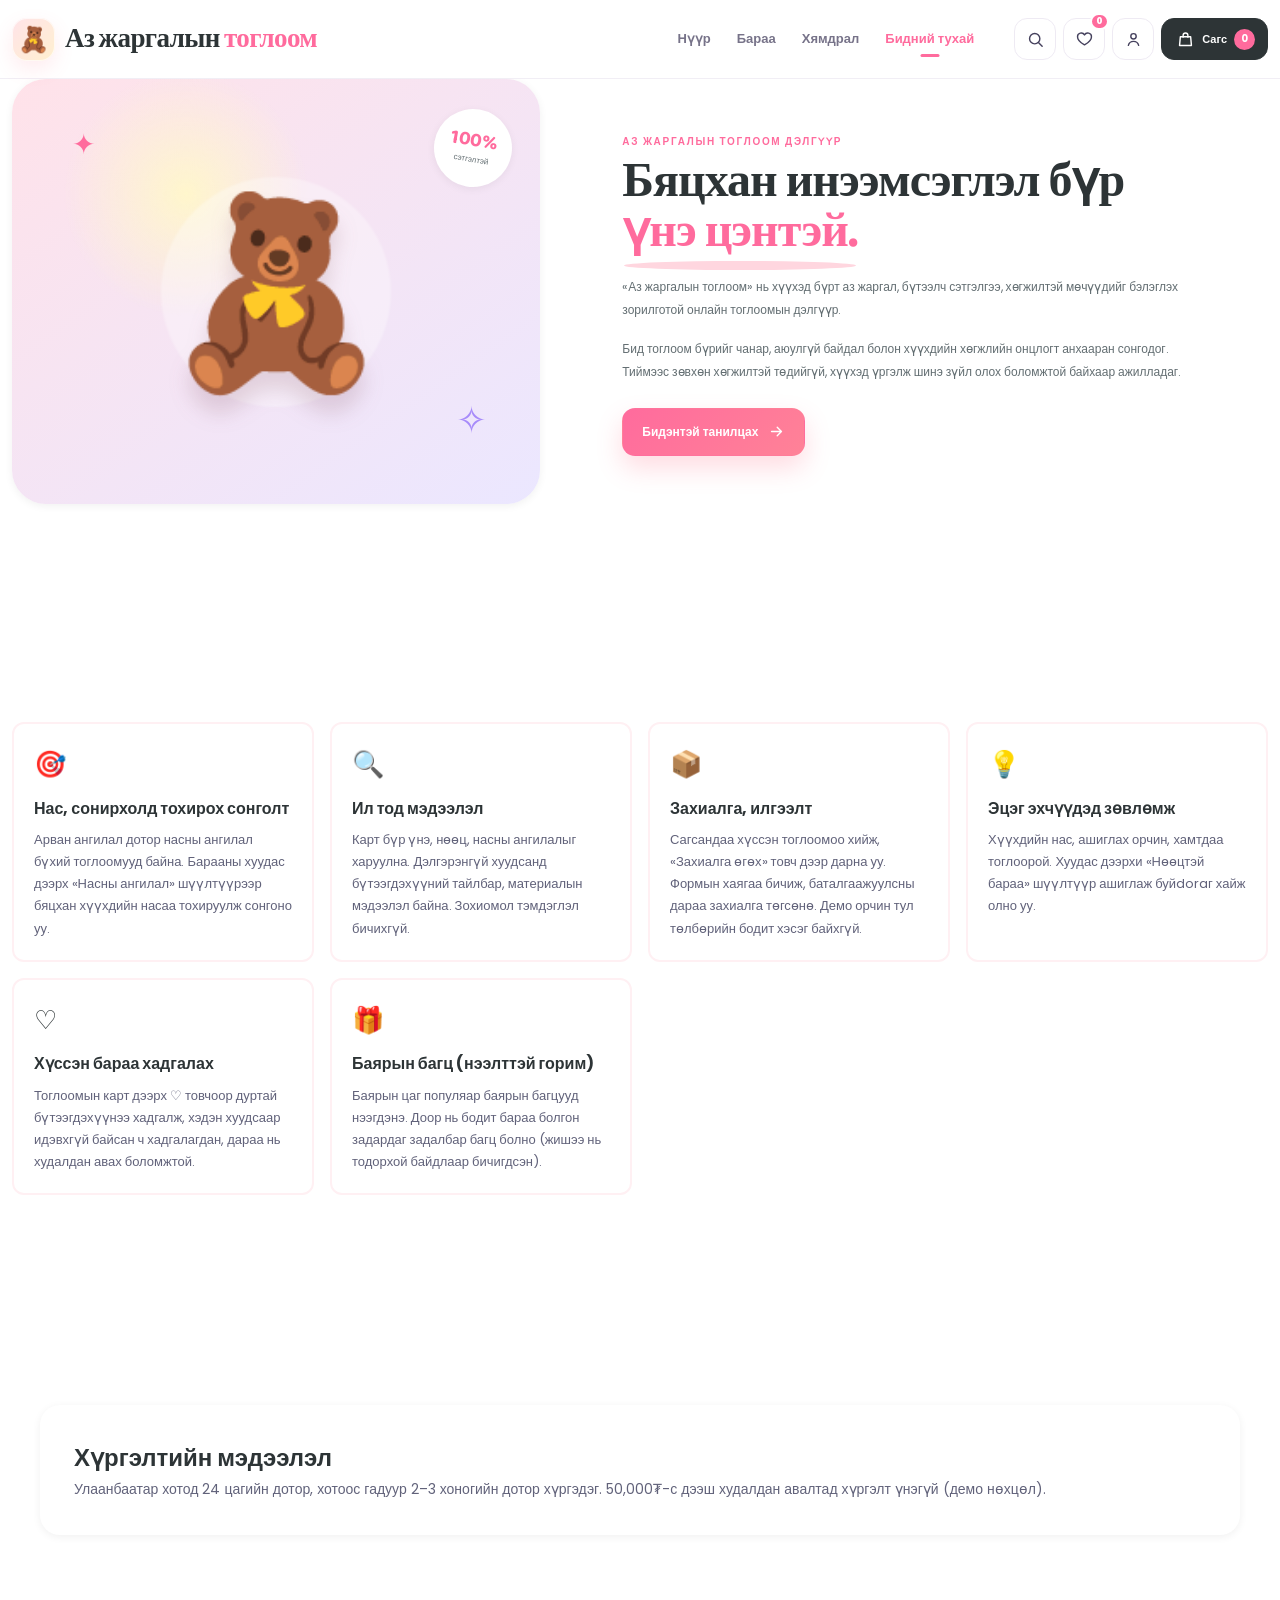
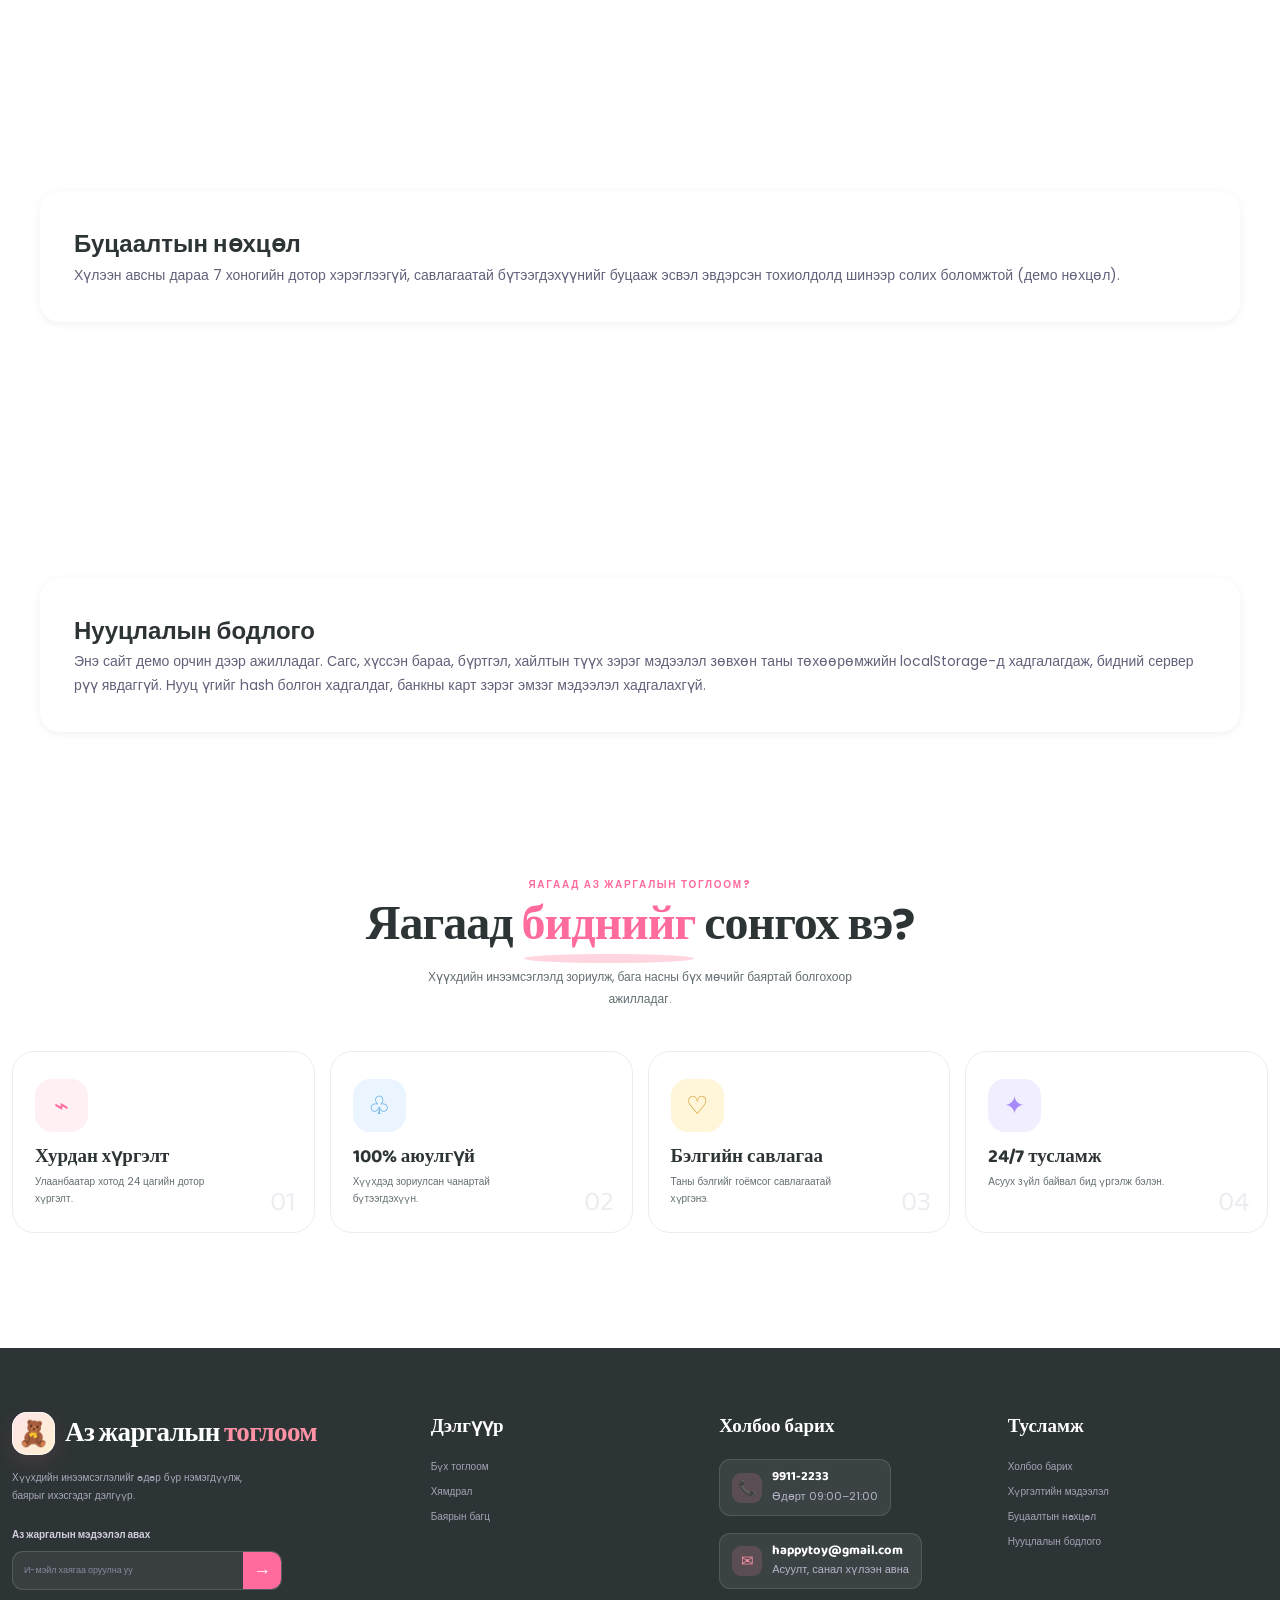
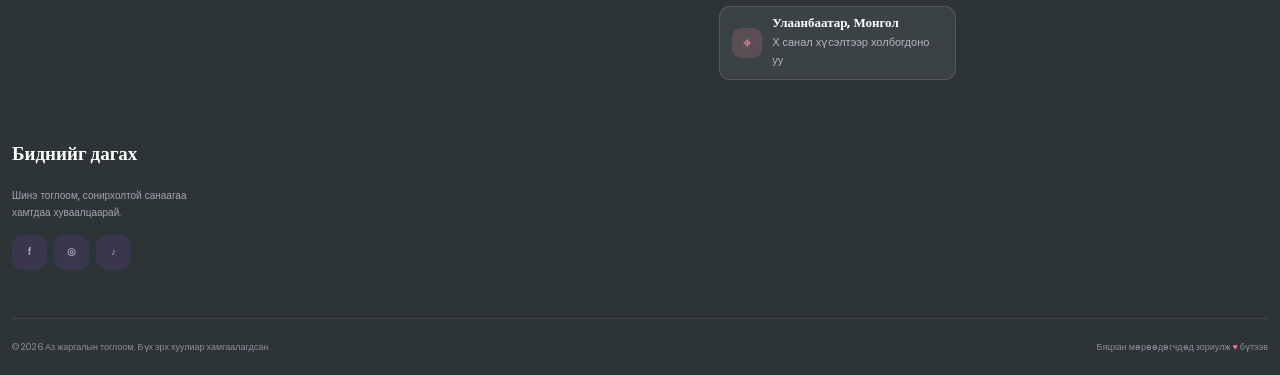
<file: about.html>
<!DOCTYPE html>
<html lang="mn">
<head>
    <meta charset="UTF-8">
    <meta name="viewport" content="width=device-width, initial-scale=1.0">
    <meta name="description" content="Аз жаргалын тоглоом — хүүхдэд аз жаргал, бүтээлч сэтгэлгээ өгөх чанартай тоглоомын онлайн дэлгүүр.">
    <title>Дэлгүүрийн тухай — Аз жаргалын тоглоом</title>

    <link rel="preconnect" href="https://fonts.googleapis.com">
    <link rel="preconnect" href="https://fonts.gstatic.com" crossorigin>
    <link href="https://fonts.googleapis.com/css2?family=Baloo+2:wght@400;500;600;700;800&family=Poppins:wght@400;500;600;700;800&display=swap" rel="stylesheet">


    <link rel="stylesheet" href="style.css">
</head>
<body data-page="about">
<!-- Иконкны sprite -->
    <svg class="svg-sprite" aria-hidden="true" xmlns="http://www.w3.org/2000/svg">
        <symbol id="icon-search" viewBox="0 0 24 24">
            <circle cx="11" cy="11" r="6.5" fill="none" stroke="currentColor" stroke-width="1.8"/>
            <path d="m16 16 4.4 4.4" fill="none" stroke="currentColor" stroke-linecap="round" stroke-width="1.8"/>
        </symbol>
        <symbol id="icon-heart" viewBox="0 0 24 24">
            <path d="M20.8 8.7c0 5-8.8 10-8.8 10s-8.8-5-8.8-10A4.7 4.7 0 0 1 12 6.2a4.7 4.7 0 0 1 8.8 2.5Z" fill="none" stroke="currentColor" stroke-linejoin="round" stroke-width="1.8"/>
        </symbol>
        <symbol id="icon-bag" viewBox="0 0 24 24">
            <path d="M5.5 8.5h13l1 11h-15l1-11Z" fill="none" stroke="currentColor" stroke-linejoin="round" stroke-width="1.8"/>
            <path d="M9 9V6.7a3 3 0 0 1 6 0V9" fill="none" stroke="currentColor" stroke-linecap="round" stroke-width="1.8"/>
        </symbol>
        <symbol id="icon-user" viewBox="0 0 24 24">
            <circle cx="12" cy="8" r="3.4" fill="none" stroke="currentColor" stroke-width="1.8"/>
            <path d="M5.5 19.4a6.7 6.7 0 0 1 13 0" fill="none" stroke="currentColor" stroke-linecap="round" stroke-width="1.8"/>
        </symbol>
        <symbol id="icon-arrow" viewBox="0 0 24 24">
            <path d="M5 12h13M13 6l6 6-6 6" fill="none" stroke="currentColor" stroke-linecap="round" stroke-linejoin="round" stroke-width="1.9"/>
        </symbol>
        <symbol id="icon-chevron" viewBox="0 0 24 24">
            <path d="m7 9 5 5 5-5" fill="none" stroke="currentColor" stroke-linecap="round" stroke-linejoin="round" stroke-width="2"/>
        </symbol>
        <symbol id="icon-close" viewBox="0 0 24 24">
            <path d="m6 6 12 12M18 6 6 18" fill="none" stroke="currentColor" stroke-linecap="round" stroke-width="2"/>
        </symbol>
        <symbol id="icon-menu" viewBox="0 0 24 24">
            <path d="M4 7h16M4 12h16M4 17h16" fill="none" stroke="currentColor" stroke-linecap="round" stroke-width="2"/>
        </symbol>
        <symbol id="icon-spark" viewBox="0 0 24 24">
            <path d="m12 2 1.7 6.3L20 10l-6.3 1.7L12 18l-1.7-6.3L4 10l6.3-1.7L12 2Z" fill="currentColor"/>
        </symbol>
        <symbol id="icon-check" viewBox="0 0 24 24">
            <path d="m5 12 4.5 4.5L19 7" fill="none" stroke="currentColor" stroke-linecap="round" stroke-linejoin="round" stroke-width="2.2"/>
        </symbol>
    </svg>

<header class="site-header" id="siteHeader">
        <div class="container navbar">
            <a href="index.html" class="brand" aria-label="Аз жаргалын тоглоом нүүр хуудас руу буцах">
                <span class="brand-mark">🧸</span>
                <span class="brand-name">Аз жаргалын <strong>тоглоом</strong></span>
            </a>

            <nav class="main-nav" id="mainNav" aria-label="Үндсэн цэс">
                <a href="index.html" class="nav-link" data-nav-page="home">Нүүр</a>
                <a href="products.html" class="nav-link" data-nav-page="products">Бараа</a>
                <a href="sales.html" class="nav-link" data-nav-page="sales">Хямдрал</a>
                <a href="about.html" class="nav-link" data-nav-page="about">Бидний тухай</a>
                
            </nav>

            <div class="nav-actions">
                <button class="icon-button" data-action="open-search" aria-label="Хайх">
                    <svg class="icon"><use href="#icon-search"></use></svg>
                </button>
                <button class="icon-button" data-action="open-wishlist" aria-label="Хүссэн бараа">
                    <svg class="icon"><use href="#icon-heart"></use></svg>
                    <span class="action-count" id="wishlistCount">0</span>
                </button>
                <button class="icon-button account-button" data-action="open-account" aria-label="Бүртгэл ба нэвтрэх" id="accountButton">
                    <svg class="icon"><use href="#icon-user"></use></svg>
                    <span class="account-name" id="accountName" hidden></span>
                    <span class="account-dot" id="accountDot" aria-hidden="true" hidden></span>
                </button>
                <button class="cart-trigger" data-action="open-cart">
                    <svg class="icon"><use href="#icon-bag"></use></svg>
                    <span class="cart-label">Сагс</span>
                    <span class="cart-count" id="cartCount">0</span>
                </button>
                <button class="menu-toggle" data-action="toggle-menu" aria-label="Цэс нээх" aria-expanded="false">
                    <svg class="icon menu-icon"><use href="#icon-menu"></use></svg>
                </button>
            </div>
        </div>
    </header>

    <main><!-- ABOUT -->
        <section class="section about-section" id="about">
            <div class="container about-layout">
                <div class="about-art">
                    <div class="about-blob"></div>
                    <div class="about-bear">🧸</div>
                    <span class="about-star star-a">✦</span><span class="about-star star-b">✧</span><span class="about-star star-c">•</span>
                    <div class="about-sticker"><strong>100%</strong><span>сэтгэлтэй</span></div>
                </div>
                <div class="about-copy">
                    <span class="section-kicker">АЗ ЖАРГАЛЫН ТОГЛООМ ДЭЛГҮҮР</span>
                    <h2>Бяцхан инээмсэглэл бүр <em>үнэ цэнтэй.</em></h2>
                    <p>«Аз жаргалын тоглоом» нь хүүхэд бүрт аз жаргал, бүтээлч сэтгэлгээ, хөгжилтэй мөчүүдийг бэлэглэх зорилготой онлайн тоглоомын дэлгүүр.</p>
                    <p>Бид тоглоом бүрийг чанар, аюулгүй байдал болон хүүхдийн хөгжлийн онцлогт анхааран сонгодог. Тиймээс зөвхөн хөгжилтэй төдийгүй, хүүхэд үргэлж шинэ зүйл олох боломжтой байхаар ажилладаг.</p>
                    <a href="contact.html" class="button button-primary">Бидэнтэй танилцах <svg class="icon"><use href="#icon-arrow"></use></svg></a>
                </div>
            </div>
        </section>

        
        
        <!-- Хэрэв бид яаж тусалдаг тухай зөвлөмжүүд -->
        <section class="section about-help-section">
            <div class="container">
                <div class="about-grid">
                    <div class="about-card"><span class="about-card-icon">🎯</span><h3>Нас, сонирхолд тохирох сонголт</h3><p>Арван ангилал дотор насны ангилал бүхий тоглоомууд байна. Барааны хуудас дээрх «Насны ангилал» шүүлтүүрээр бяцхан хүүхдийн насаа тохируулж сонгоно уу.</p></div>
                    <div class="about-card"><span class="about-card-icon">🔍</span><h3>Ил тод мэдээлэл</h3><p>Карт бүр үнэ, нөөц, насны ангилалыг харуулна. Дэлгэрэнгүй хуудсанд бүтээгдэхүүний тайлбар, материалын мэдээлэл байна. Зохиомол тэмдэглэл бичихгүй.</p></div>
                    <div class="about-card"><span class="about-card-icon">📦</span><h3>Захиалга, илгээлт</h3><p>Сагсандаа хүссэн тоглоомоо хийж, «Захиалга өгөх» товч дээр дарна уу. Формын хаягаа бичиж, баталгаажуулсны дараа захиалга төгсөнө. Демо орчин тул төлбөрийн бодит хэсэг байхгүй.</p></div>
                    <div class="about-card"><span class="about-card-icon">💡</span><h3>Эцэг эхчүүдэд зөвлөмж</h3><p>Хүүхдийн нас, ашиглах орчин, хамтдаа тоглоорой. Хуудас дээрхи «Нөөцтэй бараа» шүүлтүүр ашиглаж буйdoraг хайж олно уу.</p></div>
                    <div class="about-card"><span class="about-card-icon">♡</span><h3>Хүссэн бараа хадгалах</h3><p>Тоглоомын карт дээрх ♡ товчоор дуртай бүтээгдэхүүнээ хадгалж, хэдэн хуудсаар идэвхгүй байсан ч хадгалагдан, дараа нь худалдан авах боломжтой.</p></div>
                    <div class="about-card"><span class="about-card-icon">🎁</span><h3>Баярын багц (нээлттэй горим)</h3><p>Баярын цаг популяар баярын багцууд нээгдэнэ. Доор нь бодит бараа болгон задардаг задалбар багц болно (жишээ нь тодорхой байдлаар бичигдсэн).</p></div>
                </div>
            </div>
        </section>
<section class="section info-section" id="shipping">
            <div class="container page-panel">
                <h2>Хүргэлтийн мэдээлэл</h2>
                <p>Улаанбаатар хотод 24 цагийн дотор, хотоос гадуур 2–3 хоногийн дотор хүргэдэг. 50,000₮-с дээш худалдан авалтад хүргэлт үнэгүй (демо нөхцөл).</p>
            </div>
        </section>
        <section class="section info-section" id="returns">
            <div class="container page-panel">
                <h2>Буцаалтын нөхцөл</h2>
                <p>Хүлээн авсны дараа 7 хоногийн дотор хэрэглээгүй, савлагаатай бүтээгдэхүүнийг буцааж эсвэл эвдэрсэн тохиолдолд шинээр солих боломжтой (демо нөхцөл).</p>
            </div>
        </section>
        <section class="section info-section" id="privacy">
            <div class="container page-panel">
                <h2>Нууцлалын бодлого</h2>
                <p>Энэ сайт демо орчин дээр ажилладаг. Сагс, хүссэн бараа, бүртгэл, хайлтын түүх зэрэг мэдээлэл зөвхөн таны төхөөрөмжийн localStorage-д хадгалагдаж, бидний сервер рүү явдаггүй. Нууц үгийг hash болгон хадгалдаг, банкны карт зэрэг эмзэг мэдээлэл хадгалахгүй.</p>
            </div>
        </section>
<!-- BENEFITS -->
        <section class="section benefits-section">
            <div class="container">
                <div class="center-heading"><span class="section-kicker">ЯАГААД АЗ ЖАРГАЛЫН ТОГЛООМ?</span><h2>Яагаад <em>биднийг</em> сонгох вэ?</h2><p>Хүүхдийн инээмсэглэлд зориулж, бага насны бүх мөчийг баяртай болгохоор ажилладаг.</p></div>
                <div class="benefits-grid">
                    <article class="benefit-card"><span class="benefit-icon">⌁</span><h3>Хурдан хүргэлт</h3><p>Улаанбаатар хотод 24 цагийн дотор хүргэлт.</p><span class="benefit-index">01</span></article>
                    <article class="benefit-card"><span class="benefit-icon">♧</span><h3>100% аюулгүй</h3><p>Хүүхдэд зориулсан чанартай бүтээгдэхүүн.</p><span class="benefit-index">02</span></article>
                    <article class="benefit-card"><span class="benefit-icon">♡</span><h3>Бэлгийн савлагаа</h3><p>Таны бэлгийг гоёмсог савлагаатай хүргэнэ.</p><span class="benefit-index">03</span></article>
                    <article class="benefit-card"><span class="benefit-icon">✦</span><h3>24/7 тусламж</h3><p>Асуух зүйл байвал бид үргэлж бэлэн.</p><span class="benefit-index">04</span></article>
                </div>
            </div>
        </section>

        </main>

<footer class="site-footer">
        <div class="container footer-top">
            <div class="footer-brand"><a href="index.html" class="brand brand-footer"><span class="brand-mark">🧸</span><span class="brand-name">Аз жаргалын <strong>тоглоом</strong></span></a><p>Хүүхдийн инээмсэглэлийг өдөр бүр нэмэгдүүлж, баярыг ихэсгэдэг дэлгүүр.</p><div class="newsletter"><label for="emailInput">Аз жаргалын мэдээлэл авах</label><div><input id="emailInput" type="email" placeholder="И-мэйл хаягаа оруулна уу"><button data-action="subscribe" aria-label="Мэдээлэл авах">→</button></div></div></div>
            <div class="footer-column"><h3>Дэлгүүр</h3><a href="products.html">Бүх тоглоом</a><a href="sales.html">Хямдрал</a><a href="gift-bundles.html">Баярын багц</a></div>
            <div class="footer-column footer-contact"><h3>Холбоо барих</h3><a class="contact-item" href="tel:99112233"><span>📞</span><div><strong>9911-2233</strong><small>Өдөрт 09:00–21:00</small></div></a><a class="contact-item" href="mailto:happytoy@gmail.com"><span>✉</span><div><strong>happytoy@gmail.com</strong><small>Асуулт, санал хүлээн авна</small></div></a><a class="contact-item" href="contact.html"><span>⌖</span><div><strong>Улаанбаатар, Монгол</strong><small>Х санал хүсэлтээр холбогдоно уу</small></div></a></div><div class="footer-column"><h3>Тусламж</h3><a href="contact.html">Холбоо барих</a><a href="about.html#shipping">Хүргэлтийн мэдээлэл</a><a href="about.html#returns">Буцаалтын нөхцөл</a><a href="about.html#privacy">Нууцлалын бодлого</a></div>
            <div class="footer-column"><h3>Биднийг дагах</h3><p class="footer-small">Шинэ тоглоом, сонирхолтой санаагаа хамтдаа хуваалцаарай.</p><div class="socials"><a href="https://www.facebook.com/" aria-label="Facebook">f</a><a href="https://www.instagram.com/" aria-label="Instagram">◎</a><a href="https://www.tiktok.com/" aria-label="TikTok">♪</a></div></div>
        </div>
        <div class="container footer-bottom"><p>© <span id="currentYear"></span> Аз жаргалын тоглоом. Бүх эрх хуулиар хамгаалагдсан.</p><span>Бяцхан мөрөөдөгчдөд зориулж <b>♥</b> бүтээв</span></div>
    </footer>

<!-- Overlay -->
    <div class="page-overlay" id="pageOverlay" data-action="close-panels"></div>

    <!-- Search modal -->
    <div class="search-modal" id="searchModal" role="dialog" aria-modal="true" aria-labelledby="searchTitle" aria-hidden="true">
        <div class="search-modal-card">
            <button class="modal-close" data-action="close-search" aria-label="Хайх цонхыг хаах"><svg class="icon"><use href="#icon-close"></use></svg></button>
            <span class="modal-kicker">ХАЙЛТ</span>
            <h2 id="searchTitle">Юу хайж байна?</h2>
            <form class="modal-search-form" id="searchForm"><svg class="icon"><use href="#icon-search"></use></svg><input id="modalSearchInput" type="search" placeholder="Жишээ: машин, чихмэл, бамбуруш..." autocomplete="off"><button type="submit">Хайх <svg class="icon"><use href="#icon-arrow"></use></svg></button></form>
            <div class="search-suggest" id="modalSuggest" role="listbox" hidden></div>
            <div class="search-suggestions"><span>Хурдан хайлт:</span><button data-search-value="чихмэл">чихмэл</button><button data-search-value="машин">машин</button><button data-search-value="бамбуруш">бамбуруш</button><button data-search-value="хүүхэлдэй">хүүхэлдэй</button></div>
        </div>
    </div>

    <!-- Cart drawer -->
    <aside class="drawer cart-drawer" id="cartDrawer" aria-label="Таны сагс" aria-hidden="true">
        <div class="drawer-header"><div><span class="drawer-kicker">АЗ ЖАРГАЛЫН ТОГЛООМ</span><h2>Таны сагс <span id="drawerCartCount">(<span id="cartQuantityInline">0</span>)</span></h2></div><button class="modal-close" data-action="close-cart" aria-label="Сагс хаах"><svg class="icon"><use href="#icon-close"></use></svg></button></div>
        <div class="drawer-items" id="cartItems"></div>
        <div class="drawer-footer" id="cartFooter">
            <div class="cart-summary"><span>Нийт</span><strong id="cartTotal">0₮</strong></div>
            <div class="shipping-promo" id="drawerShippingPromo"></div>
            <button class="button button-primary checkout-button" data-action="checkout">Захиалга өгөх <svg class="icon"><use href="#icon-arrow"></use></svg></button>
        </div>
    </aside>

    <!-- Wishlist drawer -->
    <aside class="drawer wishlist-drawer" id="wishlistDrawer" aria-label="Хүссэн бараа" aria-hidden="true">
        <div class="drawer-header"><div><span class="drawer-kicker">ТАНЫ ХАДГАЛСАН</span><h2>Хүссэн бараа <span class="drawer-count" id="wishlistCountInline">(0)</span></h2></div><button class="modal-close" data-action="close-wishlist" aria-label="Хүссэн бараа хаах"><svg class="icon"><use href="#icon-close"></use></svg></button></div>
        <div class="drawer-items" id="wishlistItems"></div>
        <div class="drawer-footer"><button class="button button-primary" data-action="go-products">Бүх тоглоом үзэх <svg class="icon"><use href="#icon-arrow"></use></svg></button></div>
    </aside>

    <!-- Checkout modal -->
    <div class="checkout-modal" id="checkoutModal" role="dialog" aria-modal="true" aria-labelledby="checkoutTitle" aria-hidden="true">
        <div class="checkout-card is-wide">
            <button class="modal-close" data-action="close-checkout" aria-label="Захиалгын цонхыг хаах"><svg class="icon"><use href="#icon-close"></use></svg></button>
            <div class="checkout-success-mark"><svg class="icon"><use href="#icon-spark"></use></svg></div>
            <span class="modal-kicker">СҮҮЛИЙН АЛХАМ</span><h2 id="checkoutTitle">Захиалгаа баталгаажуулъя</h2><p>Хүргэлтийн мэдээллийг бөглөсний дараа бид тун удалгүй тантай холбогдоно.</p>
            <form id="checkoutForm" class="checkout-form" novalidate>
                <div class="checkout-options" id="checkoutOptions">
                    <div class="option-group">
                        <span class="option-group-title">Хүргэлтийн сонголт</span>
                        <div class="option-cards" id="checkoutDelivery" role="radiogroup" aria-label="Хүргэлтийн сонголт">
                            <label class="option-card"><input type="radio" name="checkoutDelivery" value="delivery" checked><span class="option-icon" aria-hidden="true">🚚</span><b>Гэрт хүргүүлэх</b><small>Хаягаа болон хүргэлтийн тайлбараа оруулна</small></label>
                            <label class="option-card"><input type="radio" name="checkoutDelivery" value="pickup"><span class="option-icon" aria-hidden="true">🏬</span><b>Өөрөө очиж авах</b><small>Дэлгүүрийн цэгээс (Улаанбаатар) авна · хүргэлтийн төлбөргүй</small></label>
                        </div>
                    </div>
                    <div class="option-group">
                        <span class="option-group-title">Төлбөрийн арга</span>
                        <div class="option-cards" id="checkoutPayment" role="radiogroup" aria-label="Төлбөрийн арга">
                            <label class="option-card"><input type="radio" name="checkoutPayment" value="card" checked><span class="option-icon" aria-hidden="true">💳</span><b>Банкны карт</b><small>Картын төлбөр — демо сонголт</small></label>
                            <label class="option-card"><input type="radio" name="checkoutPayment" value="qpay"><span class="option-icon" aria-hidden="true">📱</span><b>QPay</b><small>QR төлбөр — демо сонголт</small></label>
                        </div>
                        <small class="option-note" id="checkoutPaymentNote"></small>
                    </div>
                </div>
                <div class="checkout-grid">
                    <div class="form-field"><label for="checkoutName">Хүлээн авагчийн бүтэн нэр</label><input id="checkoutName" type="text" placeholder="Нэр оруулна уу" autocomplete="name" required><small class="field-error" data-error-for="checkoutName"></small></div>
                    <div class="form-field"><label for="checkoutPhone">Холбоо барих утас</label><input id="checkoutPhone" type="tel" placeholder="9911-2233" autocomplete="tel" required><small class="field-error" data-error-for="checkoutPhone"></small></div>
                </div>
                <div class="checkout-grid" id="checkoutAddressFields">
                    <div class="form-field"><label for="checkoutCity">Хот, аймаг</label><input id="checkoutCity" type="text" list="cityList" placeholder="Улаанбаатар" required><small class="field-error" data-error-for="checkoutCity"></small></div>
                    <div class="form-field"><label for="checkoutDistrict">Дүүрэг, сум</label><input id="checkoutDistrict" type="text" list="districtList" placeholder="Баянзүрх" required><small class="field-error" data-error-for="checkoutDistrict"></small></div>
                    <div class="form-field"><label for="checkoutKhoroo">Хороо, баг</label><input id="checkoutKhoroo" type="text" placeholder="Хороо 12 (шаардлагагүй бол хөнгөн)"></div>
                    <div class="form-field"><label for="checkoutStreet">Гудамж, байрны дугаар</label><input id="checkoutStreet" type="text" placeholder="Сөүлийн гудамж 9, Б байр" required><small class="field-error" data-error-for="checkoutStreet"></small></div>
                    <div class="form-field"><label for="checkoutExtra">Орц, давхар, хаалга</label><input id="checkoutExtra" type="text" placeholder="Хаалга 2, 5 давхар (шаардлагагүй)"></div>
                    <div class="form-field form-message"><label for="checkoutNote">Хүргэлтийн заавар</label><textarea id="checkoutNote" rows="2" placeholder="Авах, ажиллах хугацаа, онцгой байдал болон заавар..."></textarea></div>
                </div>
                <div class="pickup-card" id="checkoutPickupWrap" hidden>
                    <b>🏬 Өөрөө очиж авах цэг</b>
                    <p>Дэлгүүрийн цэг: Улаанбаатар, Монгол · Утас: 9911-2233. Авах цэгийн нарийвчилсан хаягийг захиалга баталгаажуулахад 9911-2233 дугаараар бид танд илгээнэ.</p>
                </div>
                <div class="form-check" id="checkoutSaveWrap"><input type="checkbox" id="checkoutSaveAddress" checked><label for="checkoutSaveAddress">Энэ хаягийг профайлд хадгалах</label></div>
                <div class="checkout-summary" id="checkoutSummary">
                    <div class="summary-row"><span>Төлбөрийн арга</span><b id="checkoutSummaryPayment">Банкны карт (демо төлбөр)</b></div>
                    <div class="summary-row"><span>Хүргэлт</span><b id="checkoutSummaryDelivery">Гэрт хүргүүлэх</b></div>
                    <div class="summary-row"><span>Барааны дүн</span><b id="checkoutSubtotal">0₮</b></div>
                    <div class="summary-row"><span>Хүргэлтийн төлбөр</span><b id="checkoutShippingFee">Үнэгүй</b></div>
                    <div class="order-total-line" id="checkoutTotalLine"><span id="checkoutItemHint">Нийт дүн</span><strong id="checkoutTotal">0₮</strong></div></div>
                
                <button class="button button-primary" type="submit" id="checkoutSubmit">Захиалгыг баталгаажуулах <svg class="icon"><use href="#icon-check"></use></svg></button>
            </form>
            <small class="secure-note"><span>♧</span> Энэ нь демо захиалгын форм бөгөөд төлбөр авахгүй.</small>
        </div>
        <datalist id="cityList">
            <option value="Улаанбаатар"></option><option value="Орхон"></option><option value="Дархан-Уул"></option><option value="Сэлэнгэ"></option><option value="Төв"></option><option value="Хөвсгөл"></option><option value="Булган"></option><option value="Хэнтий"></option><option value="Дорноговь"></option><option value="Дундговь"></option><option value="Өвөрхангай"></option><option value="Увс"></option><option value="Завхан"></option><option value="Архангай"></option><option value="Баянхонгор"></option><option value="Баян-Өлгий"></option><option value="Говь-Алтай"></option><option value="Ховд"></option>
        </datalist>
        <datalist id="districtList">
            <option value="Баянзүрх"></option><option value="Сүхбаатар"></option><option value="Хан-Уул"></option><option value="Баянгол"></option><option value="Чингэлтэй"></option><option value="Сонгинохайрхан"></option><option value="Багануур"></option><option value="Багахангай"></option><option value="Налаих"></option>
        </datalist>
    </div>

    <!-- Success modal -->
    <div class="success-modal" id="successModal" role="dialog" aria-modal="true" aria-hidden="true"><div class="success-card"><div class="success-icon">✓</div><span class="modal-kicker">БАЯР ХҮРГЭЖ БАЙНА!</span><h2>Захиалга хүлээн авлаа!</h2><p id="successMessage">Таны захиалгыг хүлээн авлаа. Ажилтнууд бид тун удалгүй тантай холбогдоно.</p><button class="button button-primary" data-action="close-success">Үргэлжлүүлэх <svg class="icon"><use href="#icon-arrow"></use></svg></button></div></div>

    <div class="toast" id="toast" role="status" aria-live="polite"><span class="toast-icon">✓</span><span id="toastMessage">Амжилттай</span></div>
    <button class="back-to-top" id="backToTop" aria-label="Хуудасны дээд хэсэгт буцах">↑</button>

    <noscript><div class="noscript-message">Энэ дэлгүүрийг ашиглахын тулд JavaScript-ийг идэвхжүүлнэ үү.</div></noscript>
        <noscript><div class="noscript-message">Энэ дэлгүүрийг ашиглахын тулд JavaScript-ийг идэвхжүүлнэ үү.</div></noscript>
    <script src="script.js"></script>
</body>
</html>
</file>
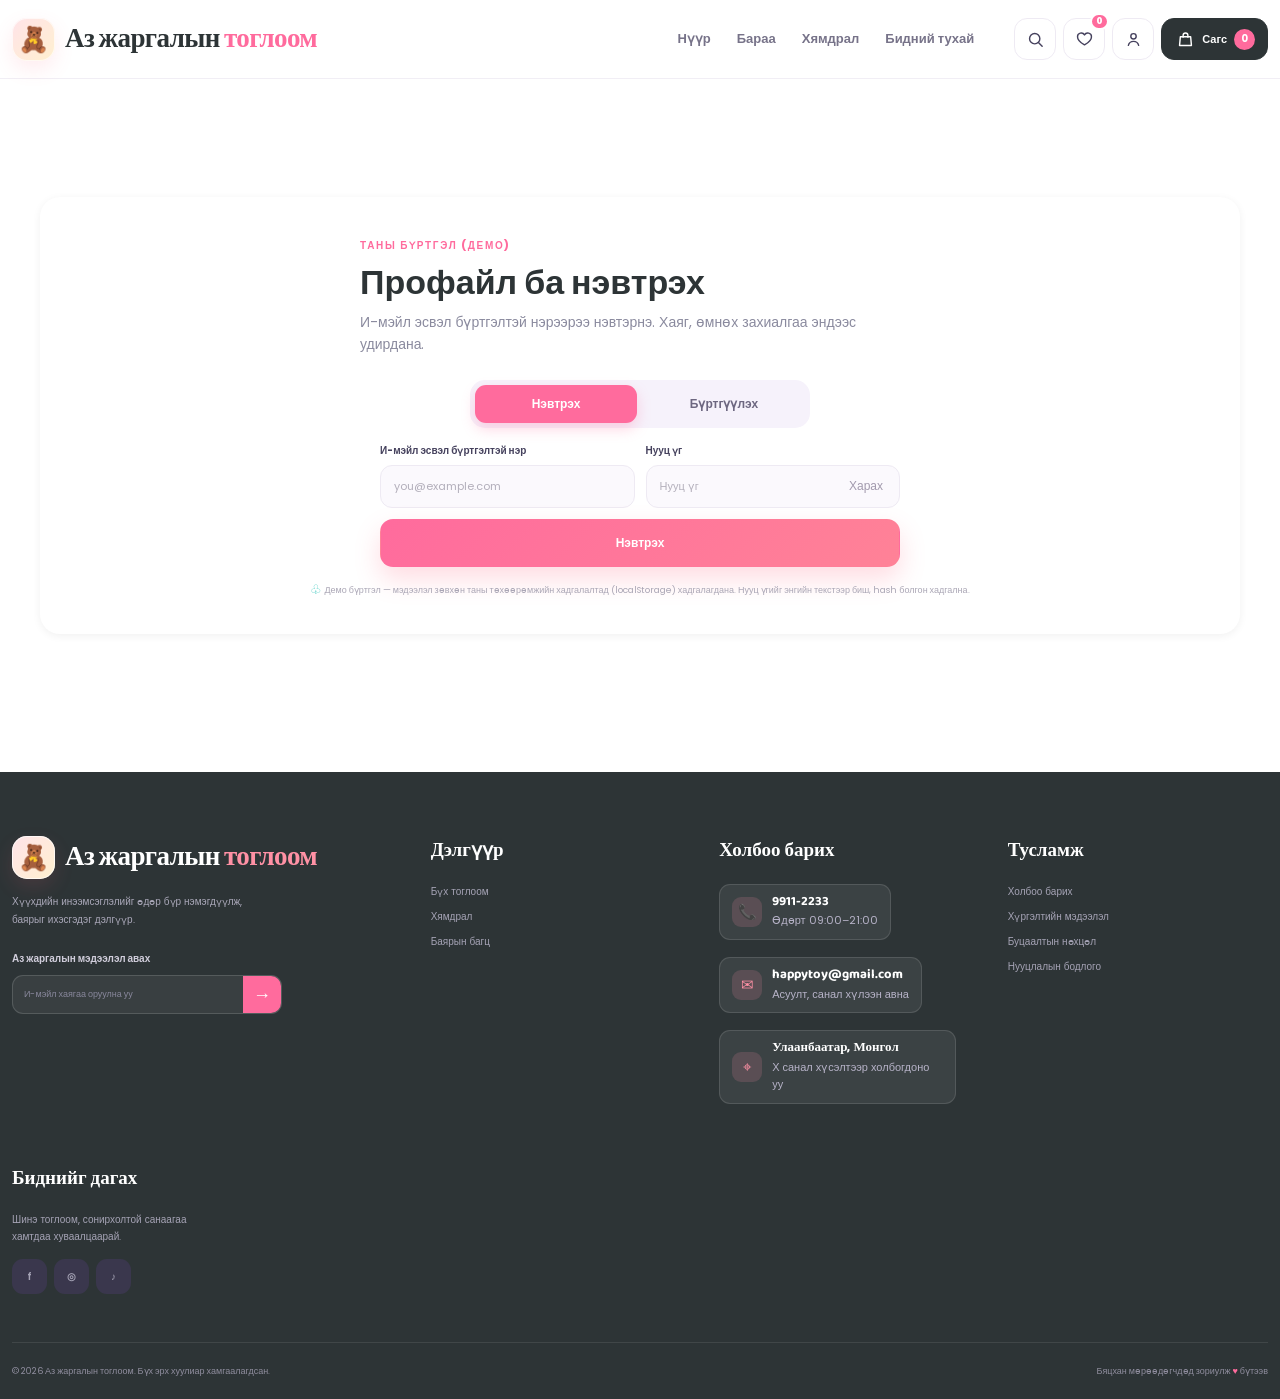
<file: account.html>
<!DOCTYPE html>
<html lang="mn">
<head>
    <meta charset="UTF-8">
    <meta name="viewport" content="width=device-width, initial-scale=1.0">
    <meta name="description" content="Нэвтрэх, бүртгүүлэх, хүргэлтийн хаяг болон өмнөх захиалгууд.">
    <title>Профайл — Аз жаргалын тоглоом</title>

    <link rel="preconnect" href="https://fonts.googleapis.com">
    <link rel="preconnect" href="https://fonts.gstatic.com" crossorigin>
    <link href="https://fonts.googleapis.com/css2?family=Baloo+2:wght@400;500;600;700;800&family=Poppins:wght@400;500;600;700;800&display=swap" rel="stylesheet">


    <link rel="stylesheet" href="style.css">
</head>
<body data-page="account">
<!-- Иконкны sprite -->
    <svg class="svg-sprite" aria-hidden="true" xmlns="http://www.w3.org/2000/svg">
        <symbol id="icon-search" viewBox="0 0 24 24">
            <circle cx="11" cy="11" r="6.5" fill="none" stroke="currentColor" stroke-width="1.8"/>
            <path d="m16 16 4.4 4.4" fill="none" stroke="currentColor" stroke-linecap="round" stroke-width="1.8"/>
        </symbol>
        <symbol id="icon-heart" viewBox="0 0 24 24">
            <path d="M20.8 8.7c0 5-8.8 10-8.8 10s-8.8-5-8.8-10A4.7 4.7 0 0 1 12 6.2a4.7 4.7 0 0 1 8.8 2.5Z" fill="none" stroke="currentColor" stroke-linejoin="round" stroke-width="1.8"/>
        </symbol>
        <symbol id="icon-bag" viewBox="0 0 24 24">
            <path d="M5.5 8.5h13l1 11h-15l1-11Z" fill="none" stroke="currentColor" stroke-linejoin="round" stroke-width="1.8"/>
            <path d="M9 9V6.7a3 3 0 0 1 6 0V9" fill="none" stroke="currentColor" stroke-linecap="round" stroke-width="1.8"/>
        </symbol>
        <symbol id="icon-user" viewBox="0 0 24 24">
            <circle cx="12" cy="8" r="3.4" fill="none" stroke="currentColor" stroke-width="1.8"/>
            <path d="M5.5 19.4a6.7 6.7 0 0 1 13 0" fill="none" stroke="currentColor" stroke-linecap="round" stroke-width="1.8"/>
        </symbol>
        <symbol id="icon-arrow" viewBox="0 0 24 24">
            <path d="M5 12h13M13 6l6 6-6 6" fill="none" stroke="currentColor" stroke-linecap="round" stroke-linejoin="round" stroke-width="1.9"/>
        </symbol>
        <symbol id="icon-chevron" viewBox="0 0 24 24">
            <path d="m7 9 5 5 5-5" fill="none" stroke="currentColor" stroke-linecap="round" stroke-linejoin="round" stroke-width="2"/>
        </symbol>
        <symbol id="icon-close" viewBox="0 0 24 24">
            <path d="m6 6 12 12M18 6 6 18" fill="none" stroke="currentColor" stroke-linecap="round" stroke-width="2"/>
        </symbol>
        <symbol id="icon-menu" viewBox="0 0 24 24">
            <path d="M4 7h16M4 12h16M4 17h16" fill="none" stroke="currentColor" stroke-linecap="round" stroke-width="2"/>
        </symbol>
        <symbol id="icon-spark" viewBox="0 0 24 24">
            <path d="m12 2 1.7 6.3L20 10l-6.3 1.7L12 18l-1.7-6.3L4 10l6.3-1.7L12 2Z" fill="currentColor"/>
        </symbol>
        <symbol id="icon-check" viewBox="0 0 24 24">
            <path d="m5 12 4.5 4.5L19 7" fill="none" stroke="currentColor" stroke-linecap="round" stroke-linejoin="round" stroke-width="2.2"/>
        </symbol>
    </svg>

<header class="site-header" id="siteHeader">
        <div class="container navbar">
            <a href="index.html" class="brand" aria-label="Аз жаргалын тоглоом нүүр хуудас руу буцах">
                <span class="brand-mark">🧸</span>
                <span class="brand-name">Аз жаргалын <strong>тоглоом</strong></span>
            </a>

            <nav class="main-nav" id="mainNav" aria-label="Үндсэн цэс">
                <a href="index.html" class="nav-link" data-nav-page="home">Нүүр</a>
                <a href="products.html" class="nav-link" data-nav-page="products">Бараа</a>
                <a href="sales.html" class="nav-link" data-nav-page="sales">Хямдрал</a>
                <a href="about.html" class="nav-link" data-nav-page="about">Бидний тухай</a>
                
            </nav>

            <div class="nav-actions">
                <button class="icon-button" data-action="open-search" aria-label="Хайх">
                    <svg class="icon"><use href="#icon-search"></use></svg>
                </button>
                <button class="icon-button" data-action="open-wishlist" aria-label="Хүссэн бараа">
                    <svg class="icon"><use href="#icon-heart"></use></svg>
                    <span class="action-count" id="wishlistCount">0</span>
                </button>
                <button class="icon-button account-button" data-action="open-account" aria-label="Бүртгэл ба нэвтрэх" id="accountButton">
                    <svg class="icon"><use href="#icon-user"></use></svg>
                    <span class="account-name" id="accountName" hidden></span>
                    <span class="account-dot" id="accountDot" aria-hidden="true" hidden></span>
                </button>
                <button class="cart-trigger" data-action="open-cart">
                    <svg class="icon"><use href="#icon-bag"></use></svg>
                    <span class="cart-label">Сагс</span>
                    <span class="cart-count" id="cartCount">0</span>
                </button>
                <button class="menu-toggle" data-action="toggle-menu" aria-label="Цэс нээх" aria-expanded="false">
                    <svg class="icon menu-icon"><use href="#icon-menu"></use></svg>
                </button>
            </div>
        </div>
    </header>

    <main>
        <section class="section account-page-section">
            <div class="container page-panel account-page">
                <div class="page-heading"><span class="section-kicker">ТАНЫ БҮРТГЭЛ (ДЕМО)</span><h2>Профайл ба нэвтрэх</h2><p>И-мэйл эсвэл бүртгэлтэй нэрээрээ нэвтэрнэ. Хаяг, өмнөх захиалгаа эндээс удирдана.</p></div>
                <div id="accountPageBody"></div>
                <small class="secure-note"><span>♧</span> Демо бүртгэл — мэдээлэл зөвхөн таны төхөөрөмжийн хадгалалтад (localStorage) хадгалагдана. Нууц үгийг энгийн текстээр биш, hash болгон хадгална.</small>
            </div>
        </section>
</main>

<footer class="site-footer">
        <div class="container footer-top">
            <div class="footer-brand"><a href="index.html" class="brand brand-footer"><span class="brand-mark">🧸</span><span class="brand-name">Аз жаргалын <strong>тоглоом</strong></span></a><p>Хүүхдийн инээмсэглэлийг өдөр бүр нэмэгдүүлж, баярыг ихэсгэдэг дэлгүүр.</p><div class="newsletter"><label for="emailInput">Аз жаргалын мэдээлэл авах</label><div><input id="emailInput" type="email" placeholder="И-мэйл хаягаа оруулна уу"><button data-action="subscribe" aria-label="Мэдээлэл авах">→</button></div></div></div>
            <div class="footer-column"><h3>Дэлгүүр</h3><a href="products.html">Бүх тоглоом</a><a href="sales.html">Хямдрал</a><a href="gift-bundles.html">Баярын багц</a></div>
            <div class="footer-column footer-contact"><h3>Холбоо барих</h3><a class="contact-item" href="tel:99112233"><span>📞</span><div><strong>9911-2233</strong><small>Өдөрт 09:00–21:00</small></div></a><a class="contact-item" href="mailto:happytoy@gmail.com"><span>✉</span><div><strong>happytoy@gmail.com</strong><small>Асуулт, санал хүлээн авна</small></div></a><a class="contact-item" href="contact.html"><span>⌖</span><div><strong>Улаанбаатар, Монгол</strong><small>Х санал хүсэлтээр холбогдоно уу</small></div></a></div><div class="footer-column"><h3>Тусламж</h3><a href="contact.html">Холбоо барих</a><a href="about.html#shipping">Хүргэлтийн мэдээлэл</a><a href="about.html#returns">Буцаалтын нөхцөл</a><a href="about.html#privacy">Нууцлалын бодлого</a></div>
            <div class="footer-column"><h3>Биднийг дагах</h3><p class="footer-small">Шинэ тоглоом, сонирхолтой санаагаа хамтдаа хуваалцаарай.</p><div class="socials"><a href="https://www.facebook.com/" aria-label="Facebook">f</a><a href="https://www.instagram.com/" aria-label="Instagram">◎</a><a href="https://www.tiktok.com/" aria-label="TikTok">♪</a></div></div>
        </div>
        <div class="container footer-bottom"><p>© <span id="currentYear"></span> Аз жаргалын тоглоом. Бүх эрх хуулиар хамгаалагдсан.</p><span>Бяцхан мөрөөдөгчдөд зориулж <b>♥</b> бүтээв</span></div>
    </footer>

<!-- Overlay -->
    <div class="page-overlay" id="pageOverlay" data-action="close-panels"></div>

    <!-- Search modal -->
    <div class="search-modal" id="searchModal" role="dialog" aria-modal="true" aria-labelledby="searchTitle" aria-hidden="true">
        <div class="search-modal-card">
            <button class="modal-close" data-action="close-search" aria-label="Хайх цонхыг хаах"><svg class="icon"><use href="#icon-close"></use></svg></button>
            <span class="modal-kicker">ХАЙЛТ</span>
            <h2 id="searchTitle">Юу хайж байна?</h2>
            <form class="modal-search-form" id="searchForm"><svg class="icon"><use href="#icon-search"></use></svg><input id="modalSearchInput" type="search" placeholder="Жишээ: машин, чихмэл, бамбуруш..." autocomplete="off"><button type="submit">Хайх <svg class="icon"><use href="#icon-arrow"></use></svg></button></form>
            <div class="search-suggest" id="modalSuggest" role="listbox" hidden></div>
            <div class="search-suggestions"><span>Хурдан хайлт:</span><button data-search-value="чихмэл">чихмэл</button><button data-search-value="машин">машин</button><button data-search-value="бамбуруш">бамбуруш</button><button data-search-value="хүүхэлдэй">хүүхэлдэй</button></div>
        </div>
    </div>

    <!-- Cart drawer -->
    <aside class="drawer cart-drawer" id="cartDrawer" aria-label="Таны сагс" aria-hidden="true">
        <div class="drawer-header"><div><span class="drawer-kicker">АЗ ЖАРГАЛЫН ТОГЛООМ</span><h2>Таны сагс <span id="drawerCartCount">(<span id="cartQuantityInline">0</span>)</span></h2></div><button class="modal-close" data-action="close-cart" aria-label="Сагс хаах"><svg class="icon"><use href="#icon-close"></use></svg></button></div>
        <div class="drawer-items" id="cartItems"></div>
        <div class="drawer-footer" id="cartFooter">
            <div class="cart-summary"><span>Нийт</span><strong id="cartTotal">0₮</strong></div>
            <div class="shipping-promo" id="drawerShippingPromo"></div>
            <button class="button button-primary checkout-button" data-action="checkout">Захиалга өгөх <svg class="icon"><use href="#icon-arrow"></use></svg></button>
        </div>
    </aside>

    <!-- Wishlist drawer -->
    <aside class="drawer wishlist-drawer" id="wishlistDrawer" aria-label="Хүссэн бараа" aria-hidden="true">
        <div class="drawer-header"><div><span class="drawer-kicker">ТАНЫ ХАДГАЛСАН</span><h2>Хүссэн бараа <span class="drawer-count" id="wishlistCountInline">(0)</span></h2></div><button class="modal-close" data-action="close-wishlist" aria-label="Хүссэн бараа хаах"><svg class="icon"><use href="#icon-close"></use></svg></button></div>
        <div class="drawer-items" id="wishlistItems"></div>
        <div class="drawer-footer"><button class="button button-primary" data-action="go-products">Бүх тоглоом үзэх <svg class="icon"><use href="#icon-arrow"></use></svg></button></div>
    </aside>

    <!-- Checkout modal -->
    <div class="checkout-modal" id="checkoutModal" role="dialog" aria-modal="true" aria-labelledby="checkoutTitle" aria-hidden="true">
        <div class="checkout-card is-wide">
            <button class="modal-close" data-action="close-checkout" aria-label="Захиалгын цонхыг хаах"><svg class="icon"><use href="#icon-close"></use></svg></button>
            <div class="checkout-success-mark"><svg class="icon"><use href="#icon-spark"></use></svg></div>
            <span class="modal-kicker">СҮҮЛИЙН АЛХАМ</span><h2 id="checkoutTitle">Захиалгаа баталгаажуулъя</h2><p>Хүргэлтийн мэдээллийг бөглөсний дараа бид тун удалгүй тантай холбогдоно.</p>
            <form id="checkoutForm" class="checkout-form" novalidate>
                <div class="checkout-options" id="checkoutOptions">
                    <div class="option-group">
                        <span class="option-group-title">Хүргэлтийн сонголт</span>
                        <div class="option-cards" id="checkoutDelivery" role="radiogroup" aria-label="Хүргэлтийн сонголт">
                            <label class="option-card"><input type="radio" name="checkoutDelivery" value="delivery" checked><span class="option-icon" aria-hidden="true">🚚</span><b>Гэрт хүргүүлэх</b><small>Хаягаа болон хүргэлтийн тайлбараа оруулна</small></label>
                            <label class="option-card"><input type="radio" name="checkoutDelivery" value="pickup"><span class="option-icon" aria-hidden="true">🏬</span><b>Өөрөө очиж авах</b><small>Дэлгүүрийн цэгээс (Улаанбаатар) авна · хүргэлтийн төлбөргүй</small></label>
                        </div>
                    </div>
                    <div class="option-group">
                        <span class="option-group-title">Төлбөрийн арга</span>
                        <div class="option-cards" id="checkoutPayment" role="radiogroup" aria-label="Төлбөрийн арга">
                            <label class="option-card"><input type="radio" name="checkoutPayment" value="card" checked><span class="option-icon" aria-hidden="true">💳</span><b>Банкны карт</b><small>Картын төлбөр — демо сонголт</small></label>
                            <label class="option-card"><input type="radio" name="checkoutPayment" value="qpay"><span class="option-icon" aria-hidden="true">📱</span><b>QPay</b><small>QR төлбөр — демо сонголт</small></label>
                        </div>
                        <small class="option-note" id="checkoutPaymentNote"></small>
                    </div>
                </div>
                <div class="checkout-grid">
                    <div class="form-field"><label for="checkoutName">Хүлээн авагчийн бүтэн нэр</label><input id="checkoutName" type="text" placeholder="Нэр оруулна уу" autocomplete="name" required><small class="field-error" data-error-for="checkoutName"></small></div>
                    <div class="form-field"><label for="checkoutPhone">Холбоо барих утас</label><input id="checkoutPhone" type="tel" placeholder="9911-2233" autocomplete="tel" required><small class="field-error" data-error-for="checkoutPhone"></small></div>
                </div>
                <div class="checkout-grid" id="checkoutAddressFields">
                    <div class="form-field"><label for="checkoutCity">Хот, аймаг</label><input id="checkoutCity" type="text" list="cityList" placeholder="Улаанбаатар" required><small class="field-error" data-error-for="checkoutCity"></small></div>
                    <div class="form-field"><label for="checkoutDistrict">Дүүрэг, сум</label><input id="checkoutDistrict" type="text" list="districtList" placeholder="Баянзүрх" required><small class="field-error" data-error-for="checkoutDistrict"></small></div>
                    <div class="form-field"><label for="checkoutKhoroo">Хороо, баг</label><input id="checkoutKhoroo" type="text" placeholder="Хороо 12 (шаардлагагүй бол хөнгөн)"></div>
                    <div class="form-field"><label for="checkoutStreet">Гудамж, байрны дугаар</label><input id="checkoutStreet" type="text" placeholder="Сөүлийн гудамж 9, Б байр" required><small class="field-error" data-error-for="checkoutStreet"></small></div>
                    <div class="form-field"><label for="checkoutExtra">Орц, давхар, хаалга</label><input id="checkoutExtra" type="text" placeholder="Хаалга 2, 5 давхар (шаардлагагүй)"></div>
                    <div class="form-field form-message"><label for="checkoutNote">Хүргэлтийн заавар</label><textarea id="checkoutNote" rows="2" placeholder="Авах, ажиллах хугацаа, онцгой байдал болон заавар..."></textarea></div>
                </div>
                <div class="pickup-card" id="checkoutPickupWrap" hidden>
                    <b>🏬 Өөрөө очиж авах цэг</b>
                    <p>Дэлгүүрийн цэг: Улаанбаатар, Монгол · Утас: 9911-2233. Авах цэгийн нарийвчилсан хаягийг захиалга баталгаажуулахад 9911-2233 дугаараар бид танд илгээнэ.</p>
                </div>
                <div class="form-check" id="checkoutSaveWrap"><input type="checkbox" id="checkoutSaveAddress" checked><label for="checkoutSaveAddress">Энэ хаягийг профайлд хадгалах</label></div>
                <div class="checkout-summary" id="checkoutSummary">
                    <div class="summary-row"><span>Төлбөрийн арга</span><b id="checkoutSummaryPayment">Банкны карт (демо төлбөр)</b></div>
                    <div class="summary-row"><span>Хүргэлт</span><b id="checkoutSummaryDelivery">Гэрт хүргүүлэх</b></div>
                    <div class="summary-row"><span>Барааны дүн</span><b id="checkoutSubtotal">0₮</b></div>
                    <div class="summary-row"><span>Хүргэлтийн төлбөр</span><b id="checkoutShippingFee">Үнэгүй</b></div>
                    <div class="order-total-line" id="checkoutTotalLine"><span id="checkoutItemHint">Нийт дүн</span><strong id="checkoutTotal">0₮</strong></div></div>
                
                <button class="button button-primary" type="submit" id="checkoutSubmit">Захиалгыг баталгаажуулах <svg class="icon"><use href="#icon-check"></use></svg></button>
            </form>
            <small class="secure-note"><span>♧</span> Энэ нь демо захиалгын форм бөгөөд төлбөр авахгүй.</small>
        </div>
        <datalist id="cityList">
            <option value="Улаанбаатар"></option><option value="Орхон"></option><option value="Дархан-Уул"></option><option value="Сэлэнгэ"></option><option value="Төв"></option><option value="Хөвсгөл"></option><option value="Булган"></option><option value="Хэнтий"></option><option value="Дорноговь"></option><option value="Дундговь"></option><option value="Өвөрхангай"></option><option value="Увс"></option><option value="Завхан"></option><option value="Архангай"></option><option value="Баянхонгор"></option><option value="Баян-Өлгий"></option><option value="Говь-Алтай"></option><option value="Ховд"></option>
        </datalist>
        <datalist id="districtList">
            <option value="Баянзүрх"></option><option value="Сүхбаатар"></option><option value="Хан-Уул"></option><option value="Баянгол"></option><option value="Чингэлтэй"></option><option value="Сонгинохайрхан"></option><option value="Багануур"></option><option value="Багахангай"></option><option value="Налаих"></option>
        </datalist>
    </div>

    <!-- Success modal -->
    <div class="success-modal" id="successModal" role="dialog" aria-modal="true" aria-hidden="true"><div class="success-card"><div class="success-icon">✓</div><span class="modal-kicker">БАЯР ХҮРГЭЖ БАЙНА!</span><h2>Захиалга хүлээн авлаа!</h2><p id="successMessage">Таны захиалгыг хүлээн авлаа. Ажилтнууд бид тун удалгүй тантай холбогдоно.</p><button class="button button-primary" data-action="close-success">Үргэлжлүүлэх <svg class="icon"><use href="#icon-arrow"></use></svg></button></div></div>

    <div class="toast" id="toast" role="status" aria-live="polite"><span class="toast-icon">✓</span><span id="toastMessage">Амжилттай</span></div>
    <button class="back-to-top" id="backToTop" aria-label="Хуудасны дээд хэсэгт буцах">↑</button>

    <noscript><div class="noscript-message">Энэ дэлгүүрийг ашиглахын тулд JavaScript-ийг идэвхжүүлнэ үү.</div></noscript>
        <noscript><div class="noscript-message">Энэ дэлгүүрийг ашиглахын тулд JavaScript-ийг идэвхжүүлнэ үү.</div></noscript>
    <script src="script.js"></script>
</body>
</html>
</file>
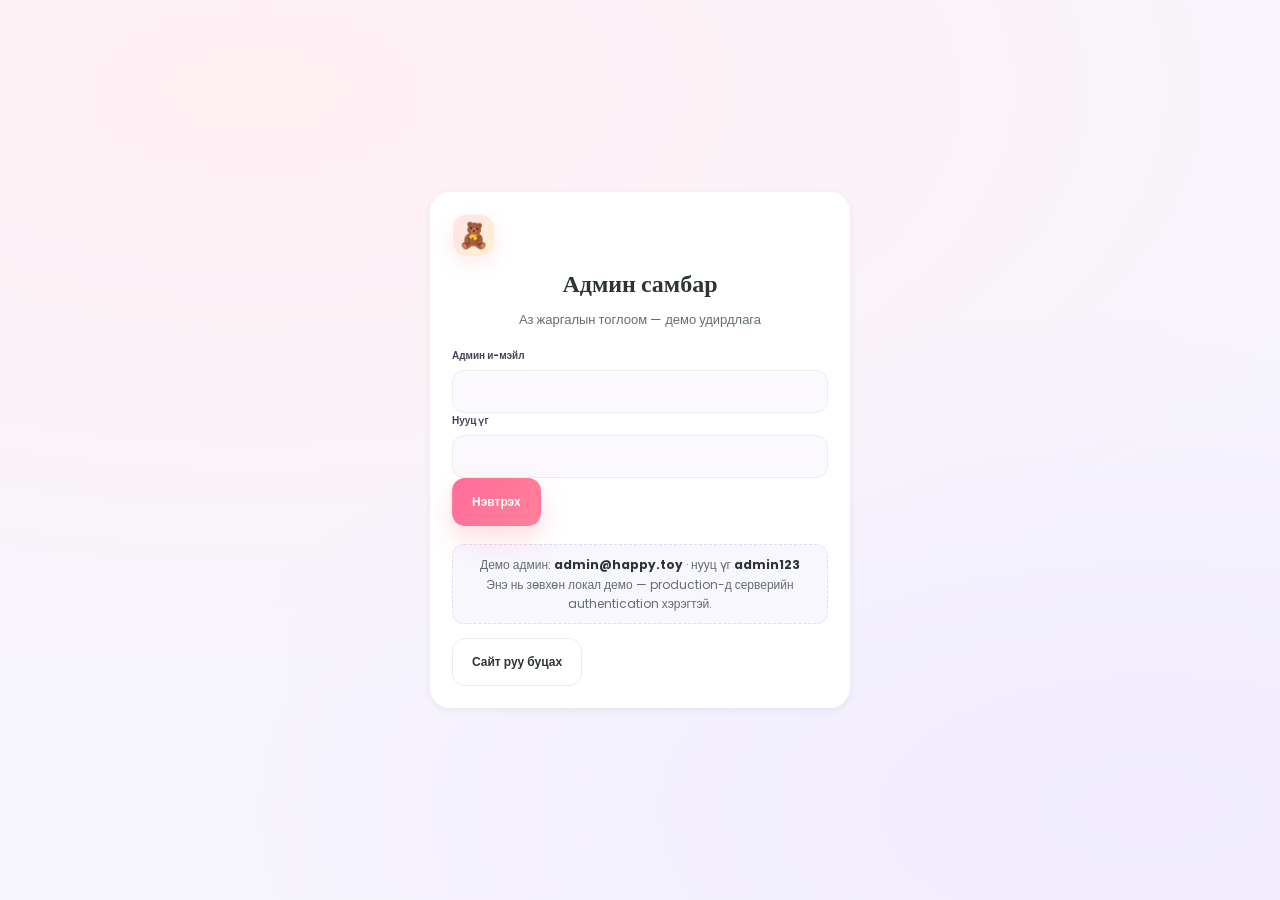
<file: admin.html>
<!DOCTYPE html>
<html lang="mn">
<head>
    <meta charset="UTF-8">
    <meta name="viewport" content="width=device-width, initial-scale=1.0">
    <meta name="description" content="Аз жаргалын тоглоом — демо админ самбар.">
    <title>Админ самбар — Аз жаргалын тоглоом</title>

    <link rel="preconnect" href="https://fonts.googleapis.com">
    <link rel="preconnect" href="https://fonts.gstatic.com" crossorigin>
    <link href="https://fonts.googleapis.com/css2?family=Baloo+2:wght@400;500;600;700;800&family=Poppins:wght@400;500;600;700;800&display=swap" rel="stylesheet">

    <link rel="stylesheet" href="style.css">
</head>
<body data-page="admin">
    <svg class="svg-sprite" aria-hidden="true" xmlns="http://www.w3.org/2000/svg">
        <symbol id="icon-arrow" viewBox="0 0 24 24">
            <path d="M5 12h13M13 6l6 6-6 6" fill="none" stroke="currentColor" stroke-linecap="round" stroke-linejoin="round" stroke-width="1.9"/>
        </symbol>
        <symbol id="icon-close" viewBox="0 0 24 24">
            <path d="m6 6 12 12M18 6 6 18" fill="none" stroke="currentColor" stroke-linecap="round" stroke-width="2"/>
        </symbol>
    </svg>

    <main id="adminApp"></main>

    <div class="page-overlay" id="pageOverlay" data-action="close-panels"></div>
    <div class="toast" id="toast" role="status" aria-live="polite"><span class="toast-icon">✓</span><span id="toastMessage">Амжилттай</span></div>
    <button class="back-to-top" id="backToTop" aria-label="Хуудасны дээд хэсэгт буцах">↑</button>

    <noscript><div class="noscript-message">Энэ удирдлагын самбар JavaScript-ийн дэмжлэгтэй.</div></noscript>

    <script src="script.js"></script>
</body>
</html>
</file>
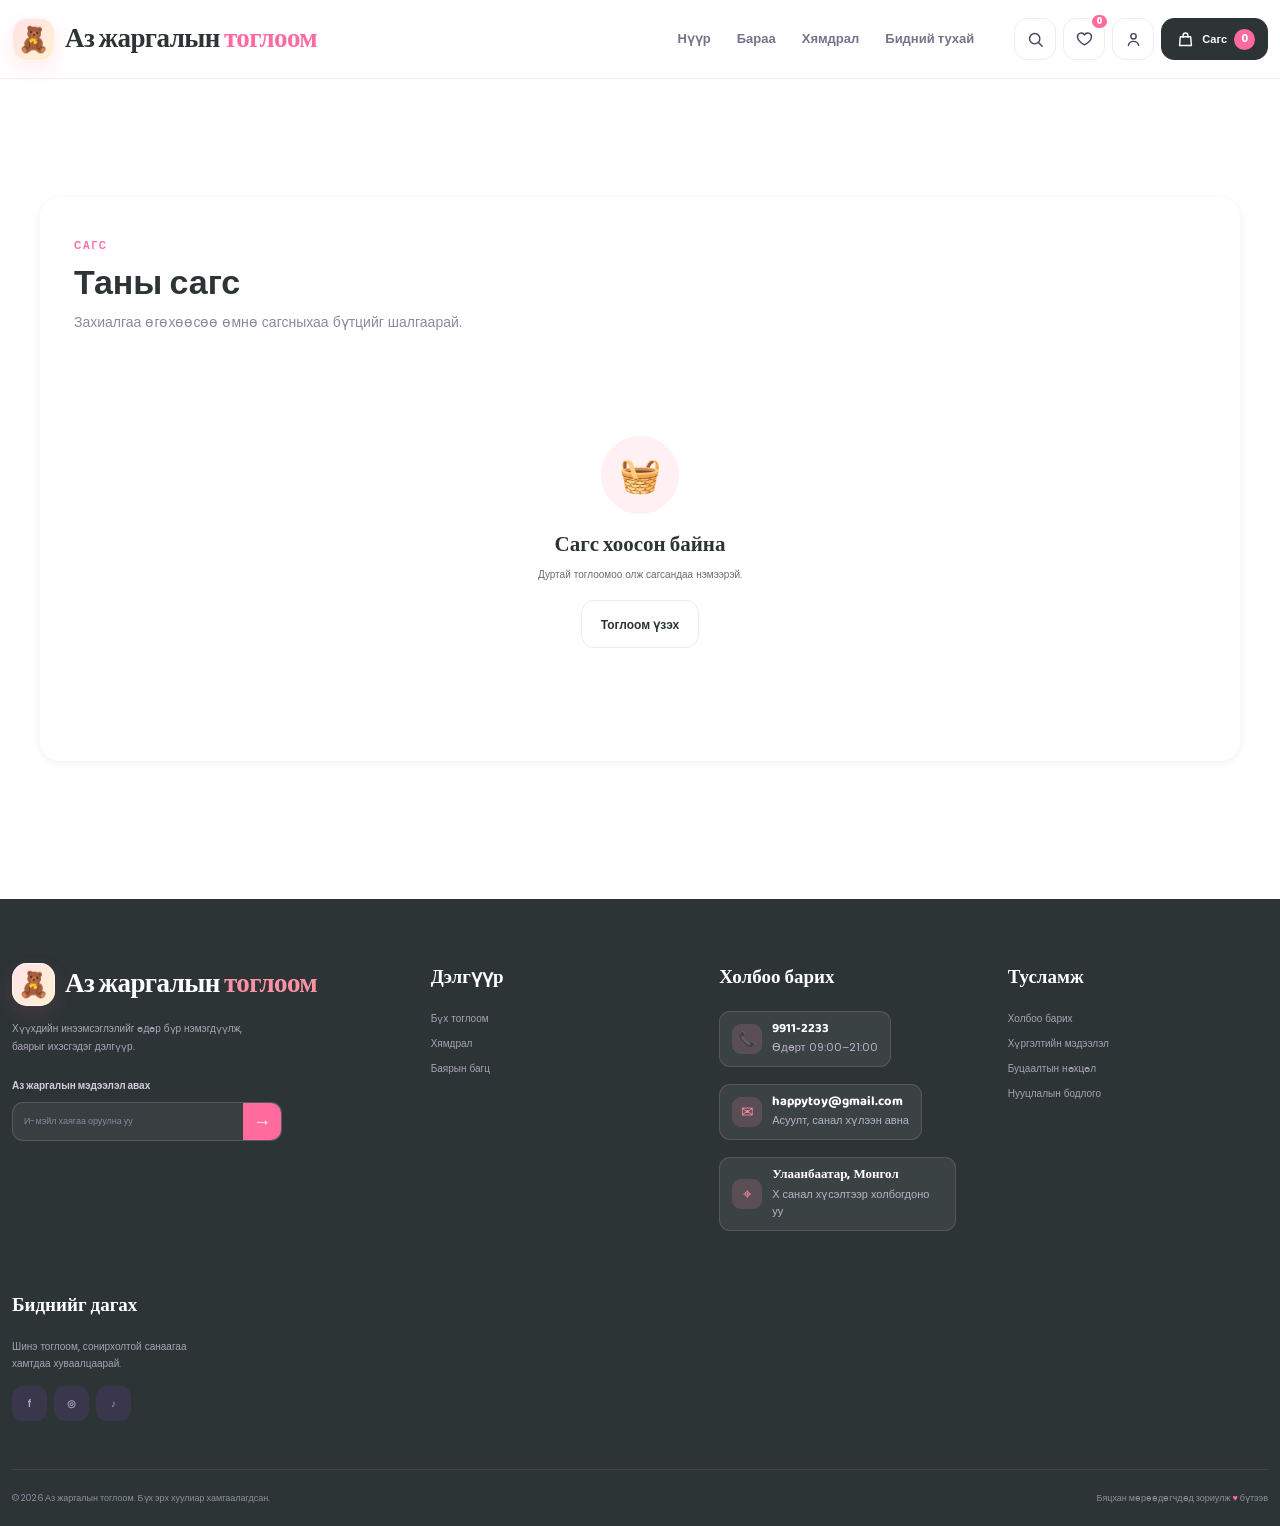
<file: cart.html>
<!DOCTYPE html>
<html lang="mn">
<head>
    <meta charset="UTF-8">
    <meta name="viewport" content="width=device-width, initial-scale=1.0">
    <meta name="description" content="Сагсан дэх бараа, нийт дүнг шалгаж захиалгаа өг.">
    <title>Сагс — Аз жаргалын тоглоом</title>

    <link rel="preconnect" href="https://fonts.googleapis.com">
    <link rel="preconnect" href="https://fonts.gstatic.com" crossorigin>
    <link href="https://fonts.googleapis.com/css2?family=Baloo+2:wght@400;500;600;700;800&family=Poppins:wght@400;500;600;700;800&display=swap" rel="stylesheet">


    <link rel="stylesheet" href="style.css">
</head>
<body data-page="cart">
<!-- Иконкны sprite -->
    <svg class="svg-sprite" aria-hidden="true" xmlns="http://www.w3.org/2000/svg">
        <symbol id="icon-search" viewBox="0 0 24 24">
            <circle cx="11" cy="11" r="6.5" fill="none" stroke="currentColor" stroke-width="1.8"/>
            <path d="m16 16 4.4 4.4" fill="none" stroke="currentColor" stroke-linecap="round" stroke-width="1.8"/>
        </symbol>
        <symbol id="icon-heart" viewBox="0 0 24 24">
            <path d="M20.8 8.7c0 5-8.8 10-8.8 10s-8.8-5-8.8-10A4.7 4.7 0 0 1 12 6.2a4.7 4.7 0 0 1 8.8 2.5Z" fill="none" stroke="currentColor" stroke-linejoin="round" stroke-width="1.8"/>
        </symbol>
        <symbol id="icon-bag" viewBox="0 0 24 24">
            <path d="M5.5 8.5h13l1 11h-15l1-11Z" fill="none" stroke="currentColor" stroke-linejoin="round" stroke-width="1.8"/>
            <path d="M9 9V6.7a3 3 0 0 1 6 0V9" fill="none" stroke="currentColor" stroke-linecap="round" stroke-width="1.8"/>
        </symbol>
        <symbol id="icon-user" viewBox="0 0 24 24">
            <circle cx="12" cy="8" r="3.4" fill="none" stroke="currentColor" stroke-width="1.8"/>
            <path d="M5.5 19.4a6.7 6.7 0 0 1 13 0" fill="none" stroke="currentColor" stroke-linecap="round" stroke-width="1.8"/>
        </symbol>
        <symbol id="icon-arrow" viewBox="0 0 24 24">
            <path d="M5 12h13M13 6l6 6-6 6" fill="none" stroke="currentColor" stroke-linecap="round" stroke-linejoin="round" stroke-width="1.9"/>
        </symbol>
        <symbol id="icon-chevron" viewBox="0 0 24 24">
            <path d="m7 9 5 5 5-5" fill="none" stroke="currentColor" stroke-linecap="round" stroke-linejoin="round" stroke-width="2"/>
        </symbol>
        <symbol id="icon-close" viewBox="0 0 24 24">
            <path d="m6 6 12 12M18 6 6 18" fill="none" stroke="currentColor" stroke-linecap="round" stroke-width="2"/>
        </symbol>
        <symbol id="icon-menu" viewBox="0 0 24 24">
            <path d="M4 7h16M4 12h16M4 17h16" fill="none" stroke="currentColor" stroke-linecap="round" stroke-width="2"/>
        </symbol>
        <symbol id="icon-spark" viewBox="0 0 24 24">
            <path d="m12 2 1.7 6.3L20 10l-6.3 1.7L12 18l-1.7-6.3L4 10l6.3-1.7L12 2Z" fill="currentColor"/>
        </symbol>
        <symbol id="icon-check" viewBox="0 0 24 24">
            <path d="m5 12 4.5 4.5L19 7" fill="none" stroke="currentColor" stroke-linecap="round" stroke-linejoin="round" stroke-width="2.2"/>
        </symbol>
    </svg>

<header class="site-header" id="siteHeader">
        <div class="container navbar">
            <a href="index.html" class="brand" aria-label="Аз жаргалын тоглоом нүүр хуудас руу буцах">
                <span class="brand-mark">🧸</span>
                <span class="brand-name">Аз жаргалын <strong>тоглоом</strong></span>
            </a>

            <nav class="main-nav" id="mainNav" aria-label="Үндсэн цэс">
                <a href="index.html" class="nav-link" data-nav-page="home">Нүүр</a>
                <a href="products.html" class="nav-link" data-nav-page="products">Бараа</a>
                <a href="sales.html" class="nav-link" data-nav-page="sales">Хямдрал</a>
                <a href="about.html" class="nav-link" data-nav-page="about">Бидний тухай</a>
                
            </nav>

            <div class="nav-actions">
                <button class="icon-button" data-action="open-search" aria-label="Хайх">
                    <svg class="icon"><use href="#icon-search"></use></svg>
                </button>
                <button class="icon-button" data-action="open-wishlist" aria-label="Хүссэн бараа">
                    <svg class="icon"><use href="#icon-heart"></use></svg>
                    <span class="action-count" id="wishlistCount">0</span>
                </button>
                <button class="icon-button account-button" data-action="open-account" aria-label="Бүртгэл ба нэвтрэх" id="accountButton">
                    <svg class="icon"><use href="#icon-user"></use></svg>
                    <span class="account-name" id="accountName" hidden></span>
                    <span class="account-dot" id="accountDot" aria-hidden="true" hidden></span>
                </button>
                <button class="cart-trigger" data-action="open-cart">
                    <svg class="icon"><use href="#icon-bag"></use></svg>
                    <span class="cart-label">Сагс</span>
                    <span class="cart-count" id="cartCount">0</span>
                </button>
                <button class="menu-toggle" data-action="toggle-menu" aria-label="Цэс нээх" aria-expanded="false">
                    <svg class="icon menu-icon"><use href="#icon-menu"></use></svg>
                </button>
            </div>
        </div>
    </header>

    <main>
        <section class="section cart-page-section">
            <div class="container page-panel cart-page">
                <div class="page-heading"><span class="section-kicker">САГС</span><h2>Таны сагс</h2><p>Захиалгаа өгөхөөсөө өмнө сагсныхаа бүтцийг шалгаарай.</p></div>
                <div id="cartPageItems" class="cart-page-items"></div>
                <div class="cart-page-summary" id="cartPageSummary" hidden>
                    <div class="cart-summary"><span>Нийт дүн</span><strong id="cartPageTotal">0₮</strong></div>
                    <div class="shipping-promo" id="cartShippingPromo"></div>
                    <button class="button button-primary checkout-button" data-action="checkout">Захиалга өгөх <svg class="icon"><use href="#icon-arrow"></use></svg></button>
                    <a class="button button-ghost" href="products.html">Худалдан авалтаа үргэлжлүүлэх</a>
                </div>
            </div>
        </section>
</main>

<footer class="site-footer">
        <div class="container footer-top">
            <div class="footer-brand"><a href="index.html" class="brand brand-footer"><span class="brand-mark">🧸</span><span class="brand-name">Аз жаргалын <strong>тоглоом</strong></span></a><p>Хүүхдийн инээмсэглэлийг өдөр бүр нэмэгдүүлж, баярыг ихэсгэдэг дэлгүүр.</p><div class="newsletter"><label for="emailInput">Аз жаргалын мэдээлэл авах</label><div><input id="emailInput" type="email" placeholder="И-мэйл хаягаа оруулна уу"><button data-action="subscribe" aria-label="Мэдээлэл авах">→</button></div></div></div>
            <div class="footer-column"><h3>Дэлгүүр</h3><a href="products.html">Бүх тоглоом</a><a href="sales.html">Хямдрал</a><a href="gift-bundles.html">Баярын багц</a></div>
            <div class="footer-column footer-contact"><h3>Холбоо барих</h3><a class="contact-item" href="tel:99112233"><span>📞</span><div><strong>9911-2233</strong><small>Өдөрт 09:00–21:00</small></div></a><a class="contact-item" href="mailto:happytoy@gmail.com"><span>✉</span><div><strong>happytoy@gmail.com</strong><small>Асуулт, санал хүлээн авна</small></div></a><a class="contact-item" href="contact.html"><span>⌖</span><div><strong>Улаанбаатар, Монгол</strong><small>Х санал хүсэлтээр холбогдоно уу</small></div></a></div><div class="footer-column"><h3>Тусламж</h3><a href="contact.html">Холбоо барих</a><a href="about.html#shipping">Хүргэлтийн мэдээлэл</a><a href="about.html#returns">Буцаалтын нөхцөл</a><a href="about.html#privacy">Нууцлалын бодлого</a></div>
            <div class="footer-column"><h3>Биднийг дагах</h3><p class="footer-small">Шинэ тоглоом, сонирхолтой санаагаа хамтдаа хуваалцаарай.</p><div class="socials"><a href="https://www.facebook.com/" aria-label="Facebook">f</a><a href="https://www.instagram.com/" aria-label="Instagram">◎</a><a href="https://www.tiktok.com/" aria-label="TikTok">♪</a></div></div>
        </div>
        <div class="container footer-bottom"><p>© <span id="currentYear"></span> Аз жаргалын тоглоом. Бүх эрх хуулиар хамгаалагдсан.</p><span>Бяцхан мөрөөдөгчдөд зориулж <b>♥</b> бүтээв</span></div>
    </footer>

<!-- Overlay -->
    <div class="page-overlay" id="pageOverlay" data-action="close-panels"></div>

    <!-- Search modal -->
    <div class="search-modal" id="searchModal" role="dialog" aria-modal="true" aria-labelledby="searchTitle" aria-hidden="true">
        <div class="search-modal-card">
            <button class="modal-close" data-action="close-search" aria-label="Хайх цонхыг хаах"><svg class="icon"><use href="#icon-close"></use></svg></button>
            <span class="modal-kicker">ХАЙЛТ</span>
            <h2 id="searchTitle">Юу хайж байна?</h2>
            <form class="modal-search-form" id="searchForm"><svg class="icon"><use href="#icon-search"></use></svg><input id="modalSearchInput" type="search" placeholder="Жишээ: машин, чихмэл, бамбуруш..." autocomplete="off"><button type="submit">Хайх <svg class="icon"><use href="#icon-arrow"></use></svg></button></form>
            <div class="search-suggest" id="modalSuggest" role="listbox" hidden></div>
            <div class="search-suggestions"><span>Хурдан хайлт:</span><button data-search-value="чихмэл">чихмэл</button><button data-search-value="машин">машин</button><button data-search-value="бамбуруш">бамбуруш</button><button data-search-value="хүүхэлдэй">хүүхэлдэй</button></div>
        </div>
    </div>

    <!-- Cart drawer -->
    <aside class="drawer cart-drawer" id="cartDrawer" aria-label="Таны сагс" aria-hidden="true">
        <div class="drawer-header"><div><span class="drawer-kicker">АЗ ЖАРГАЛЫН ТОГЛООМ</span><h2>Таны сагс <span id="drawerCartCount">(<span id="cartQuantityInline">0</span>)</span></h2></div><button class="modal-close" data-action="close-cart" aria-label="Сагс хаах"><svg class="icon"><use href="#icon-close"></use></svg></button></div>
        <div class="drawer-items" id="cartItems"></div>
        <div class="drawer-footer" id="cartFooter">
            <div class="cart-summary"><span>Нийт</span><strong id="cartTotal">0₮</strong></div>
            <div class="shipping-promo" id="drawerShippingPromo"></div>
            <button class="button button-primary checkout-button" data-action="checkout">Захиалга өгөх <svg class="icon"><use href="#icon-arrow"></use></svg></button>
        </div>
    </aside>

    <!-- Wishlist drawer -->
    <aside class="drawer wishlist-drawer" id="wishlistDrawer" aria-label="Хүссэн бараа" aria-hidden="true">
        <div class="drawer-header"><div><span class="drawer-kicker">ТАНЫ ХАДГАЛСАН</span><h2>Хүссэн бараа <span class="drawer-count" id="wishlistCountInline">(0)</span></h2></div><button class="modal-close" data-action="close-wishlist" aria-label="Хүссэн бараа хаах"><svg class="icon"><use href="#icon-close"></use></svg></button></div>
        <div class="drawer-items" id="wishlistItems"></div>
        <div class="drawer-footer"><button class="button button-primary" data-action="go-products">Бүх тоглоом үзэх <svg class="icon"><use href="#icon-arrow"></use></svg></button></div>
    </aside>

    <!-- Checkout modal -->
    <div class="checkout-modal" id="checkoutModal" role="dialog" aria-modal="true" aria-labelledby="checkoutTitle" aria-hidden="true">
        <div class="checkout-card is-wide">
            <button class="modal-close" data-action="close-checkout" aria-label="Захиалгын цонхыг хаах"><svg class="icon"><use href="#icon-close"></use></svg></button>
            <div class="checkout-success-mark"><svg class="icon"><use href="#icon-spark"></use></svg></div>
            <span class="modal-kicker">СҮҮЛИЙН АЛХАМ</span><h2 id="checkoutTitle">Захиалгаа баталгаажуулъя</h2><p>Хүргэлтийн мэдээллийг бөглөсний дараа бид тун удалгүй тантай холбогдоно.</p>
            <form id="checkoutForm" class="checkout-form" novalidate>
                <div class="checkout-options" id="checkoutOptions">
                    <div class="option-group">
                        <span class="option-group-title">Хүргэлтийн сонголт</span>
                        <div class="option-cards" id="checkoutDelivery" role="radiogroup" aria-label="Хүргэлтийн сонголт">
                            <label class="option-card"><input type="radio" name="checkoutDelivery" value="delivery" checked><span class="option-icon" aria-hidden="true">🚚</span><b>Гэрт хүргүүлэх</b><small>Хаягаа болон хүргэлтийн тайлбараа оруулна</small></label>
                            <label class="option-card"><input type="radio" name="checkoutDelivery" value="pickup"><span class="option-icon" aria-hidden="true">🏬</span><b>Өөрөө очиж авах</b><small>Дэлгүүрийн цэгээс (Улаанбаатар) авна · хүргэлтийн төлбөргүй</small></label>
                        </div>
                    </div>
                    <div class="option-group">
                        <span class="option-group-title">Төлбөрийн арга</span>
                        <div class="option-cards" id="checkoutPayment" role="radiogroup" aria-label="Төлбөрийн арга">
                            <label class="option-card"><input type="radio" name="checkoutPayment" value="card" checked><span class="option-icon" aria-hidden="true">💳</span><b>Банкны карт</b><small>Картын төлбөр — демо сонголт</small></label>
                            <label class="option-card"><input type="radio" name="checkoutPayment" value="qpay"><span class="option-icon" aria-hidden="true">📱</span><b>QPay</b><small>QR төлбөр — демо сонголт</small></label>
                        </div>
                        <small class="option-note" id="checkoutPaymentNote"></small>
                    </div>
                </div>
                <div class="checkout-grid">
                    <div class="form-field"><label for="checkoutName">Хүлээн авагчийн бүтэн нэр</label><input id="checkoutName" type="text" placeholder="Нэр оруулна уу" autocomplete="name" required><small class="field-error" data-error-for="checkoutName"></small></div>
                    <div class="form-field"><label for="checkoutPhone">Холбоо барих утас</label><input id="checkoutPhone" type="tel" placeholder="9911-2233" autocomplete="tel" required><small class="field-error" data-error-for="checkoutPhone"></small></div>
                </div>
                <div class="checkout-grid" id="checkoutAddressFields">
                    <div class="form-field"><label for="checkoutCity">Хот, аймаг</label><input id="checkoutCity" type="text" list="cityList" placeholder="Улаанбаатар" required><small class="field-error" data-error-for="checkoutCity"></small></div>
                    <div class="form-field"><label for="checkoutDistrict">Дүүрэг, сум</label><input id="checkoutDistrict" type="text" list="districtList" placeholder="Баянзүрх" required><small class="field-error" data-error-for="checkoutDistrict"></small></div>
                    <div class="form-field"><label for="checkoutKhoroo">Хороо, баг</label><input id="checkoutKhoroo" type="text" placeholder="Хороо 12 (шаардлагагүй бол хөнгөн)"></div>
                    <div class="form-field"><label for="checkoutStreet">Гудамж, байрны дугаар</label><input id="checkoutStreet" type="text" placeholder="Сөүлийн гудамж 9, Б байр" required><small class="field-error" data-error-for="checkoutStreet"></small></div>
                    <div class="form-field"><label for="checkoutExtra">Орц, давхар, хаалга</label><input id="checkoutExtra" type="text" placeholder="Хаалга 2, 5 давхар (шаардлагагүй)"></div>
                    <div class="form-field form-message"><label for="checkoutNote">Хүргэлтийн заавар</label><textarea id="checkoutNote" rows="2" placeholder="Авах, ажиллах хугацаа, онцгой байдал болон заавар..."></textarea></div>
                </div>
                <div class="pickup-card" id="checkoutPickupWrap" hidden>
                    <b>🏬 Өөрөө очиж авах цэг</b>
                    <p>Дэлгүүрийн цэг: Улаанбаатар, Монгол · Утас: 9911-2233. Авах цэгийн нарийвчилсан хаягийг захиалга баталгаажуулахад 9911-2233 дугаараар бид танд илгээнэ.</p>
                </div>
                <div class="form-check" id="checkoutSaveWrap"><input type="checkbox" id="checkoutSaveAddress" checked><label for="checkoutSaveAddress">Энэ хаягийг профайлд хадгалах</label></div>
                <div class="checkout-summary" id="checkoutSummary">
                    <div class="summary-row"><span>Төлбөрийн арга</span><b id="checkoutSummaryPayment">Банкны карт (демо төлбөр)</b></div>
                    <div class="summary-row"><span>Хүргэлт</span><b id="checkoutSummaryDelivery">Гэрт хүргүүлэх</b></div>
                    <div class="summary-row"><span>Барааны дүн</span><b id="checkoutSubtotal">0₮</b></div>
                    <div class="summary-row"><span>Хүргэлтийн төлбөр</span><b id="checkoutShippingFee">Үнэгүй</b></div>
                    <div class="order-total-line" id="checkoutTotalLine"><span id="checkoutItemHint">Нийт дүн</span><strong id="checkoutTotal">0₮</strong></div></div>
                
                <button class="button button-primary" type="submit" id="checkoutSubmit">Захиалгыг баталгаажуулах <svg class="icon"><use href="#icon-check"></use></svg></button>
            </form>
            <small class="secure-note"><span>♧</span> Энэ нь демо захиалгын форм бөгөөд төлбөр авахгүй.</small>
        </div>
        <datalist id="cityList">
            <option value="Улаанбаатар"></option><option value="Орхон"></option><option value="Дархан-Уул"></option><option value="Сэлэнгэ"></option><option value="Төв"></option><option value="Хөвсгөл"></option><option value="Булган"></option><option value="Хэнтий"></option><option value="Дорноговь"></option><option value="Дундговь"></option><option value="Өвөрхангай"></option><option value="Увс"></option><option value="Завхан"></option><option value="Архангай"></option><option value="Баянхонгор"></option><option value="Баян-Өлгий"></option><option value="Говь-Алтай"></option><option value="Ховд"></option>
        </datalist>
        <datalist id="districtList">
            <option value="Баянзүрх"></option><option value="Сүхбаатар"></option><option value="Хан-Уул"></option><option value="Баянгол"></option><option value="Чингэлтэй"></option><option value="Сонгинохайрхан"></option><option value="Багануур"></option><option value="Багахангай"></option><option value="Налаих"></option>
        </datalist>
    </div>

    <!-- Success modal -->
    <div class="success-modal" id="successModal" role="dialog" aria-modal="true" aria-hidden="true"><div class="success-card"><div class="success-icon">✓</div><span class="modal-kicker">БАЯР ХҮРГЭЖ БАЙНА!</span><h2>Захиалга хүлээн авлаа!</h2><p id="successMessage">Таны захиалгыг хүлээн авлаа. Ажилтнууд бид тун удалгүй тантай холбогдоно.</p><button class="button button-primary" data-action="close-success">Үргэлжлүүлэх <svg class="icon"><use href="#icon-arrow"></use></svg></button></div></div>

    <div class="toast" id="toast" role="status" aria-live="polite"><span class="toast-icon">✓</span><span id="toastMessage">Амжилттай</span></div>
    <button class="back-to-top" id="backToTop" aria-label="Хуудасны дээд хэсэгт буцах">↑</button>

    <noscript><div class="noscript-message">Энэ дэлгүүрийг ашиглахын тулд JavaScript-ийг идэвхжүүлнэ үү.</div></noscript>
        <noscript><div class="noscript-message">Энэ дэлгүүрийг ашиглахын тулд JavaScript-ийг идэвхжүүлнэ үү.</div></noscript>
    <script src="script.js"></script>
</body>
</html>
</file>
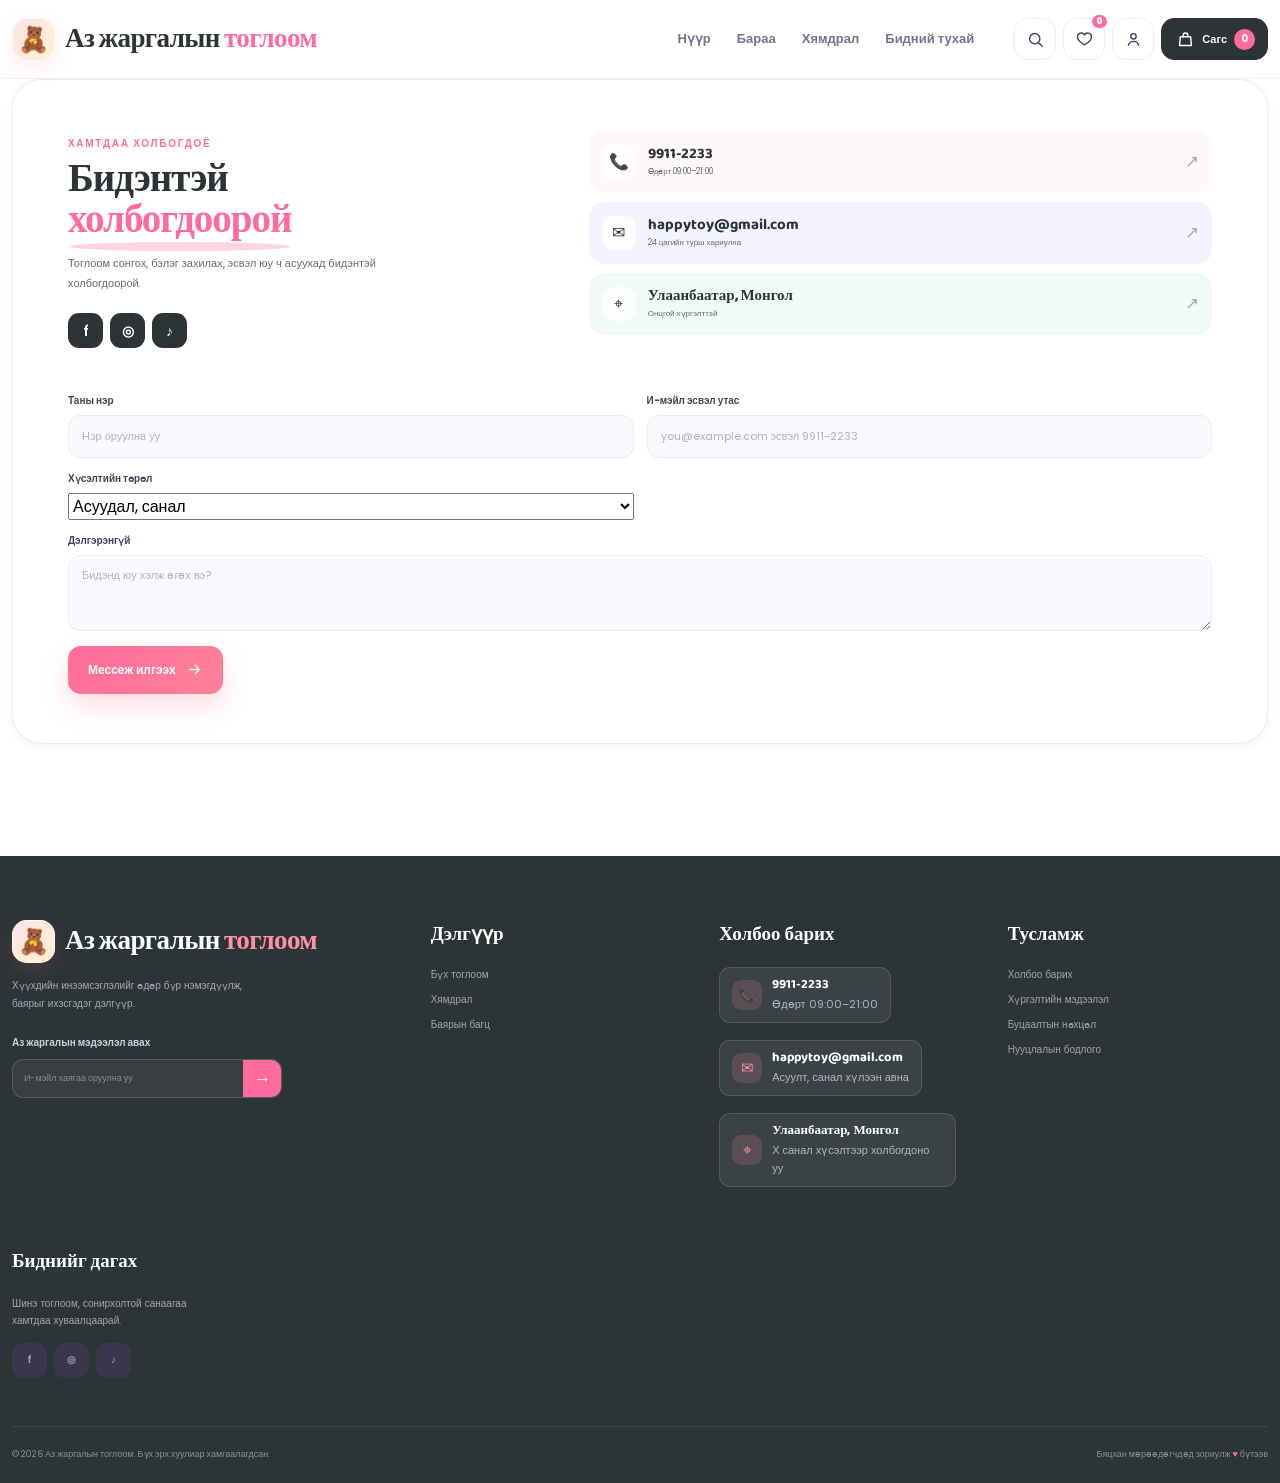
<file: contact.html>
<!DOCTYPE html>
<html lang="mn">
<head>
    <meta charset="UTF-8">
    <meta name="viewport" content="width=device-width, initial-scale=1.0">
    <meta name="description" content="Асуулт, санал, захиалгаар бидэнтэй холбогдо.">
    <title>Холбоо барих — Аз жаргалын тоглоом</title>

    <link rel="preconnect" href="https://fonts.googleapis.com">
    <link rel="preconnect" href="https://fonts.gstatic.com" crossorigin>
    <link href="https://fonts.googleapis.com/css2?family=Baloo+2:wght@400;500;600;700;800&family=Poppins:wght@400;500;600;700;800&display=swap" rel="stylesheet">


    <link rel="stylesheet" href="style.css">
</head>
<body data-page="contact">
<!-- Иконкны sprite -->
    <svg class="svg-sprite" aria-hidden="true" xmlns="http://www.w3.org/2000/svg">
        <symbol id="icon-search" viewBox="0 0 24 24">
            <circle cx="11" cy="11" r="6.5" fill="none" stroke="currentColor" stroke-width="1.8"/>
            <path d="m16 16 4.4 4.4" fill="none" stroke="currentColor" stroke-linecap="round" stroke-width="1.8"/>
        </symbol>
        <symbol id="icon-heart" viewBox="0 0 24 24">
            <path d="M20.8 8.7c0 5-8.8 10-8.8 10s-8.8-5-8.8-10A4.7 4.7 0 0 1 12 6.2a4.7 4.7 0 0 1 8.8 2.5Z" fill="none" stroke="currentColor" stroke-linejoin="round" stroke-width="1.8"/>
        </symbol>
        <symbol id="icon-bag" viewBox="0 0 24 24">
            <path d="M5.5 8.5h13l1 11h-15l1-11Z" fill="none" stroke="currentColor" stroke-linejoin="round" stroke-width="1.8"/>
            <path d="M9 9V6.7a3 3 0 0 1 6 0V9" fill="none" stroke="currentColor" stroke-linecap="round" stroke-width="1.8"/>
        </symbol>
        <symbol id="icon-user" viewBox="0 0 24 24">
            <circle cx="12" cy="8" r="3.4" fill="none" stroke="currentColor" stroke-width="1.8"/>
            <path d="M5.5 19.4a6.7 6.7 0 0 1 13 0" fill="none" stroke="currentColor" stroke-linecap="round" stroke-width="1.8"/>
        </symbol>
        <symbol id="icon-arrow" viewBox="0 0 24 24">
            <path d="M5 12h13M13 6l6 6-6 6" fill="none" stroke="currentColor" stroke-linecap="round" stroke-linejoin="round" stroke-width="1.9"/>
        </symbol>
        <symbol id="icon-chevron" viewBox="0 0 24 24">
            <path d="m7 9 5 5 5-5" fill="none" stroke="currentColor" stroke-linecap="round" stroke-linejoin="round" stroke-width="2"/>
        </symbol>
        <symbol id="icon-close" viewBox="0 0 24 24">
            <path d="m6 6 12 12M18 6 6 18" fill="none" stroke="currentColor" stroke-linecap="round" stroke-width="2"/>
        </symbol>
        <symbol id="icon-menu" viewBox="0 0 24 24">
            <path d="M4 7h16M4 12h16M4 17h16" fill="none" stroke="currentColor" stroke-linecap="round" stroke-width="2"/>
        </symbol>
        <symbol id="icon-spark" viewBox="0 0 24 24">
            <path d="m12 2 1.7 6.3L20 10l-6.3 1.7L12 18l-1.7-6.3L4 10l6.3-1.7L12 2Z" fill="currentColor"/>
        </symbol>
        <symbol id="icon-check" viewBox="0 0 24 24">
            <path d="m5 12 4.5 4.5L19 7" fill="none" stroke="currentColor" stroke-linecap="round" stroke-linejoin="round" stroke-width="2.2"/>
        </symbol>
    </svg>

<header class="site-header" id="siteHeader">
        <div class="container navbar">
            <a href="index.html" class="brand" aria-label="Аз жаргалын тоглоом нүүр хуудас руу буцах">
                <span class="brand-mark">🧸</span>
                <span class="brand-name">Аз жаргалын <strong>тоглоом</strong></span>
            </a>

            <nav class="main-nav" id="mainNav" aria-label="Үндсэн цэс">
                <a href="index.html" class="nav-link" data-nav-page="home">Нүүр</a>
                <a href="products.html" class="nav-link" data-nav-page="products">Бараа</a>
                <a href="sales.html" class="nav-link" data-nav-page="sales">Хямдрал</a>
                <a href="about.html" class="nav-link" data-nav-page="about">Бидний тухай</a>
                
            </nav>

            <div class="nav-actions">
                <button class="icon-button" data-action="open-search" aria-label="Хайх">
                    <svg class="icon"><use href="#icon-search"></use></svg>
                </button>
                <button class="icon-button" data-action="open-wishlist" aria-label="Хүссэн бараа">
                    <svg class="icon"><use href="#icon-heart"></use></svg>
                    <span class="action-count" id="wishlistCount">0</span>
                </button>
                <button class="icon-button account-button" data-action="open-account" aria-label="Бүртгэл ба нэвтрэх" id="accountButton">
                    <svg class="icon"><use href="#icon-user"></use></svg>
                    <span class="account-name" id="accountName" hidden></span>
                    <span class="account-dot" id="accountDot" aria-hidden="true" hidden></span>
                </button>
                <button class="cart-trigger" data-action="open-cart">
                    <svg class="icon"><use href="#icon-bag"></use></svg>
                    <span class="cart-label">Сагс</span>
                    <span class="cart-count" id="cartCount">0</span>
                </button>
                <button class="menu-toggle" data-action="toggle-menu" aria-label="Цэс нээх" aria-expanded="false">
                    <svg class="icon menu-icon"><use href="#icon-menu"></use></svg>
                </button>
            </div>
        </div>
    </header>

    <main><!-- CONTACT -->
        <section class="section contact-section" id="contact">
            <div class="container contact-card">
                <div class="contact-intro"><span class="section-kicker">ХАМТДАА ХОЛБОГДОЁ</span><h2>Бидэнтэй <em>холбогдоорой</em></h2><p>Тоглоом сонгох, бэлэг захилах, эсвэл юу ч асуухад бидэнтэй холбогдоорой.</p><div class="contact-socials"><a href="https://www.facebook.com/" aria-label="Facebook">f</a><a href="https://www.instagram.com/" aria-label="Instagram">◎</a><a href="https://www.tiktok.com/" aria-label="TikTok">♪</a></div></div>
                <div class="contact-details">
                    <a class="contact-item" href="tel:99112233"><span>📞</span><div><strong>9911-2233</strong><small>Өдөрт 09:00–21:00</small></div><b>↗</b></a>
                    <a class="contact-item" href="mailto:happytoy@gmail.com"><span>✉</span><div><strong>happytoy@gmail.com</strong><small>24 цагийн турш хариулна</small></div><b>↗</b></a>
                    <a class="contact-item" href="contact.html"><span>⌖</span><div><strong>Улаанбаатар, Монгол</strong><small>Онцгой хүргэлттэй</small></div><b>↗</b></a>
                </div>
                <form class="contact-form" id="contactForm">
                    <div class="form-field"><label for="contactName">Таны нэр</label><input id="contactName" name="name" type="text" placeholder="Нэр оруулна уу" required></div>
                    <div class="form-field"><label for="contactPhone">И-мэйл эсвэл утас</label><input id="contactPhone" name="phone" type="text" placeholder="you@example.com эсвэл 9911-2233" required></div>
                    <div class="form-field"><label for="contactType">Хүсэлтийн төрөл</label><select id="contactType" name="type"><option>Асуудал, санал</option><option>Захиалгын талаар</option><option>Хүргэлт, буцаалт</option><option>Барааны талаар</option><option>Бусад</option></select></div>
                    <div class="form-field form-message"><label for="contactMessage">Дэлгэрэнгүй</label><textarea id="contactMessage" name="message" rows="3" placeholder="Бидэнд юу хэлж өгөх вэ?" required></textarea></div>
                    <button class="button button-primary form-submit" type="submit">Мессеж илгээх <svg class="icon"><use href="#icon-arrow"></use></svg></button>
                </form>
            </div>
        </section>
    </main>

    </main>

<footer class="site-footer">
        <div class="container footer-top">
            <div class="footer-brand"><a href="index.html" class="brand brand-footer"><span class="brand-mark">🧸</span><span class="brand-name">Аз жаргалын <strong>тоглоом</strong></span></a><p>Хүүхдийн инээмсэглэлийг өдөр бүр нэмэгдүүлж, баярыг ихэсгэдэг дэлгүүр.</p><div class="newsletter"><label for="emailInput">Аз жаргалын мэдээлэл авах</label><div><input id="emailInput" type="email" placeholder="И-мэйл хаягаа оруулна уу"><button data-action="subscribe" aria-label="Мэдээлэл авах">→</button></div></div></div>
            <div class="footer-column"><h3>Дэлгүүр</h3><a href="products.html">Бүх тоглоом</a><a href="sales.html">Хямдрал</a><a href="gift-bundles.html">Баярын багц</a></div>
            <div class="footer-column footer-contact"><h3>Холбоо барих</h3><a class="contact-item" href="tel:99112233"><span>📞</span><div><strong>9911-2233</strong><small>Өдөрт 09:00–21:00</small></div></a><a class="contact-item" href="mailto:happytoy@gmail.com"><span>✉</span><div><strong>happytoy@gmail.com</strong><small>Асуулт, санал хүлээн авна</small></div></a><a class="contact-item" href="contact.html"><span>⌖</span><div><strong>Улаанбаатар, Монгол</strong><small>Х санал хүсэлтээр холбогдоно уу</small></div></a></div><div class="footer-column"><h3>Тусламж</h3><a href="contact.html">Холбоо барих</a><a href="about.html#shipping">Хүргэлтийн мэдээлэл</a><a href="about.html#returns">Буцаалтын нөхцөл</a><a href="about.html#privacy">Нууцлалын бодлого</a></div>
            <div class="footer-column"><h3>Биднийг дагах</h3><p class="footer-small">Шинэ тоглоом, сонирхолтой санаагаа хамтдаа хуваалцаарай.</p><div class="socials"><a href="https://www.facebook.com/" aria-label="Facebook">f</a><a href="https://www.instagram.com/" aria-label="Instagram">◎</a><a href="https://www.tiktok.com/" aria-label="TikTok">♪</a></div></div>
        </div>
        <div class="container footer-bottom"><p>© <span id="currentYear"></span> Аз жаргалын тоглоом. Бүх эрх хуулиар хамгаалагдсан.</p><span>Бяцхан мөрөөдөгчдөд зориулж <b>♥</b> бүтээв</span></div>
    </footer>

<!-- Overlay -->
    <div class="page-overlay" id="pageOverlay" data-action="close-panels"></div>

    <!-- Search modal -->
    <div class="search-modal" id="searchModal" role="dialog" aria-modal="true" aria-labelledby="searchTitle" aria-hidden="true">
        <div class="search-modal-card">
            <button class="modal-close" data-action="close-search" aria-label="Хайх цонхыг хаах"><svg class="icon"><use href="#icon-close"></use></svg></button>
            <span class="modal-kicker">ХАЙЛТ</span>
            <h2 id="searchTitle">Юу хайж байна?</h2>
            <form class="modal-search-form" id="searchForm"><svg class="icon"><use href="#icon-search"></use></svg><input id="modalSearchInput" type="search" placeholder="Жишээ: машин, чихмэл, бамбуруш..." autocomplete="off"><button type="submit">Хайх <svg class="icon"><use href="#icon-arrow"></use></svg></button></form>
            <div class="search-suggest" id="modalSuggest" role="listbox" hidden></div>
            <div class="search-suggestions"><span>Хурдан хайлт:</span><button data-search-value="чихмэл">чихмэл</button><button data-search-value="машин">машин</button><button data-search-value="бамбуруш">бамбуруш</button><button data-search-value="хүүхэлдэй">хүүхэлдэй</button></div>
        </div>
    </div>

    <!-- Cart drawer -->
    <aside class="drawer cart-drawer" id="cartDrawer" aria-label="Таны сагс" aria-hidden="true">
        <div class="drawer-header"><div><span class="drawer-kicker">АЗ ЖАРГАЛЫН ТОГЛООМ</span><h2>Таны сагс <span id="drawerCartCount">(<span id="cartQuantityInline">0</span>)</span></h2></div><button class="modal-close" data-action="close-cart" aria-label="Сагс хаах"><svg class="icon"><use href="#icon-close"></use></svg></button></div>
        <div class="drawer-items" id="cartItems"></div>
        <div class="drawer-footer" id="cartFooter">
            <div class="cart-summary"><span>Нийт</span><strong id="cartTotal">0₮</strong></div>
            <div class="shipping-promo" id="drawerShippingPromo"></div>
            <button class="button button-primary checkout-button" data-action="checkout">Захиалга өгөх <svg class="icon"><use href="#icon-arrow"></use></svg></button>
        </div>
    </aside>

    <!-- Wishlist drawer -->
    <aside class="drawer wishlist-drawer" id="wishlistDrawer" aria-label="Хүссэн бараа" aria-hidden="true">
        <div class="drawer-header"><div><span class="drawer-kicker">ТАНЫ ХАДГАЛСАН</span><h2>Хүссэн бараа <span class="drawer-count" id="wishlistCountInline">(0)</span></h2></div><button class="modal-close" data-action="close-wishlist" aria-label="Хүссэн бараа хаах"><svg class="icon"><use href="#icon-close"></use></svg></button></div>
        <div class="drawer-items" id="wishlistItems"></div>
        <div class="drawer-footer"><button class="button button-primary" data-action="go-products">Бүх тоглоом үзэх <svg class="icon"><use href="#icon-arrow"></use></svg></button></div>
    </aside>

    <!-- Checkout modal -->
    <div class="checkout-modal" id="checkoutModal" role="dialog" aria-modal="true" aria-labelledby="checkoutTitle" aria-hidden="true">
        <div class="checkout-card is-wide">
            <button class="modal-close" data-action="close-checkout" aria-label="Захиалгын цонхыг хаах"><svg class="icon"><use href="#icon-close"></use></svg></button>
            <div class="checkout-success-mark"><svg class="icon"><use href="#icon-spark"></use></svg></div>
            <span class="modal-kicker">СҮҮЛИЙН АЛХАМ</span><h2 id="checkoutTitle">Захиалгаа баталгаажуулъя</h2><p>Хүргэлтийн мэдээллийг бөглөсний дараа бид тун удалгүй тантай холбогдоно.</p>
            <form id="checkoutForm" class="checkout-form" novalidate>
                <div class="checkout-options" id="checkoutOptions">
                    <div class="option-group">
                        <span class="option-group-title">Хүргэлтийн сонголт</span>
                        <div class="option-cards" id="checkoutDelivery" role="radiogroup" aria-label="Хүргэлтийн сонголт">
                            <label class="option-card"><input type="radio" name="checkoutDelivery" value="delivery" checked><span class="option-icon" aria-hidden="true">🚚</span><b>Гэрт хүргүүлэх</b><small>Хаягаа болон хүргэлтийн тайлбараа оруулна</small></label>
                            <label class="option-card"><input type="radio" name="checkoutDelivery" value="pickup"><span class="option-icon" aria-hidden="true">🏬</span><b>Өөрөө очиж авах</b><small>Дэлгүүрийн цэгээс (Улаанбаатар) авна · хүргэлтийн төлбөргүй</small></label>
                        </div>
                    </div>
                    <div class="option-group">
                        <span class="option-group-title">Төлбөрийн арга</span>
                        <div class="option-cards" id="checkoutPayment" role="radiogroup" aria-label="Төлбөрийн арга">
                            <label class="option-card"><input type="radio" name="checkoutPayment" value="card" checked><span class="option-icon" aria-hidden="true">💳</span><b>Банкны карт</b><small>Картын төлбөр — демо сонголт</small></label>
                            <label class="option-card"><input type="radio" name="checkoutPayment" value="qpay"><span class="option-icon" aria-hidden="true">📱</span><b>QPay</b><small>QR төлбөр — демо сонголт</small></label>
                        </div>
                        <small class="option-note" id="checkoutPaymentNote"></small>
                    </div>
                </div>
                <div class="checkout-grid">
                    <div class="form-field"><label for="checkoutName">Хүлээн авагчийн бүтэн нэр</label><input id="checkoutName" type="text" placeholder="Нэр оруулна уу" autocomplete="name" required><small class="field-error" data-error-for="checkoutName"></small></div>
                    <div class="form-field"><label for="checkoutPhone">Холбоо барих утас</label><input id="checkoutPhone" type="tel" placeholder="9911-2233" autocomplete="tel" required><small class="field-error" data-error-for="checkoutPhone"></small></div>
                </div>
                <div class="checkout-grid" id="checkoutAddressFields">
                    <div class="form-field"><label for="checkoutCity">Хот, аймаг</label><input id="checkoutCity" type="text" list="cityList" placeholder="Улаанбаатар" required><small class="field-error" data-error-for="checkoutCity"></small></div>
                    <div class="form-field"><label for="checkoutDistrict">Дүүрэг, сум</label><input id="checkoutDistrict" type="text" list="districtList" placeholder="Баянзүрх" required><small class="field-error" data-error-for="checkoutDistrict"></small></div>
                    <div class="form-field"><label for="checkoutKhoroo">Хороо, баг</label><input id="checkoutKhoroo" type="text" placeholder="Хороо 12 (шаардлагагүй бол хөнгөн)"></div>
                    <div class="form-field"><label for="checkoutStreet">Гудамж, байрны дугаар</label><input id="checkoutStreet" type="text" placeholder="Сөүлийн гудамж 9, Б байр" required><small class="field-error" data-error-for="checkoutStreet"></small></div>
                    <div class="form-field"><label for="checkoutExtra">Орц, давхар, хаалга</label><input id="checkoutExtra" type="text" placeholder="Хаалга 2, 5 давхар (шаардлагагүй)"></div>
                    <div class="form-field form-message"><label for="checkoutNote">Хүргэлтийн заавар</label><textarea id="checkoutNote" rows="2" placeholder="Авах, ажиллах хугацаа, онцгой байдал болон заавар..."></textarea></div>
                </div>
                <div class="pickup-card" id="checkoutPickupWrap" hidden>
                    <b>🏬 Өөрөө очиж авах цэг</b>
                    <p>Дэлгүүрийн цэг: Улаанбаатар, Монгол · Утас: 9911-2233. Авах цэгийн нарийвчилсан хаягийг захиалга баталгаажуулахад 9911-2233 дугаараар бид танд илгээнэ.</p>
                </div>
                <div class="form-check" id="checkoutSaveWrap"><input type="checkbox" id="checkoutSaveAddress" checked><label for="checkoutSaveAddress">Энэ хаягийг профайлд хадгалах</label></div>
                <div class="checkout-summary" id="checkoutSummary">
                    <div class="summary-row"><span>Төлбөрийн арга</span><b id="checkoutSummaryPayment">Банкны карт (демо төлбөр)</b></div>
                    <div class="summary-row"><span>Хүргэлт</span><b id="checkoutSummaryDelivery">Гэрт хүргүүлэх</b></div>
                    <div class="summary-row"><span>Барааны дүн</span><b id="checkoutSubtotal">0₮</b></div>
                    <div class="summary-row"><span>Хүргэлтийн төлбөр</span><b id="checkoutShippingFee">Үнэгүй</b></div>
                    <div class="order-total-line" id="checkoutTotalLine"><span id="checkoutItemHint">Нийт дүн</span><strong id="checkoutTotal">0₮</strong></div></div>
                
                <button class="button button-primary" type="submit" id="checkoutSubmit">Захиалгыг баталгаажуулах <svg class="icon"><use href="#icon-check"></use></svg></button>
            </form>
            <small class="secure-note"><span>♧</span> Энэ нь демо захиалгын форм бөгөөд төлбөр авахгүй.</small>
        </div>
        <datalist id="cityList">
            <option value="Улаанбаатар"></option><option value="Орхон"></option><option value="Дархан-Уул"></option><option value="Сэлэнгэ"></option><option value="Төв"></option><option value="Хөвсгөл"></option><option value="Булган"></option><option value="Хэнтий"></option><option value="Дорноговь"></option><option value="Дундговь"></option><option value="Өвөрхангай"></option><option value="Увс"></option><option value="Завхан"></option><option value="Архангай"></option><option value="Баянхонгор"></option><option value="Баян-Өлгий"></option><option value="Говь-Алтай"></option><option value="Ховд"></option>
        </datalist>
        <datalist id="districtList">
            <option value="Баянзүрх"></option><option value="Сүхбаатар"></option><option value="Хан-Уул"></option><option value="Баянгол"></option><option value="Чингэлтэй"></option><option value="Сонгинохайрхан"></option><option value="Багануур"></option><option value="Багахангай"></option><option value="Налаих"></option>
        </datalist>
    </div>

    <!-- Success modal -->
    <div class="success-modal" id="successModal" role="dialog" aria-modal="true" aria-hidden="true"><div class="success-card"><div class="success-icon">✓</div><span class="modal-kicker">БАЯР ХҮРГЭЖ БАЙНА!</span><h2>Захиалга хүлээн авлаа!</h2><p id="successMessage">Таны захиалгыг хүлээн авлаа. Ажилтнууд бид тун удалгүй тантай холбогдоно.</p><button class="button button-primary" data-action="close-success">Үргэлжлүүлэх <svg class="icon"><use href="#icon-arrow"></use></svg></button></div></div>

    <div class="toast" id="toast" role="status" aria-live="polite"><span class="toast-icon">✓</span><span id="toastMessage">Амжилттай</span></div>
    <button class="back-to-top" id="backToTop" aria-label="Хуудасны дээд хэсэгт буцах">↑</button>

    <noscript><div class="noscript-message">Энэ дэлгүүрийг ашиглахын тулд JavaScript-ийг идэвхжүүлнэ үү.</div></noscript>
        <noscript><div class="noscript-message">Энэ дэлгүүрийг ашиглахын тулд JavaScript-ийг идэвхжүүлнэ үү.</div></noscript>
    <script src="script.js"></script>
</body>
</html>
</file>
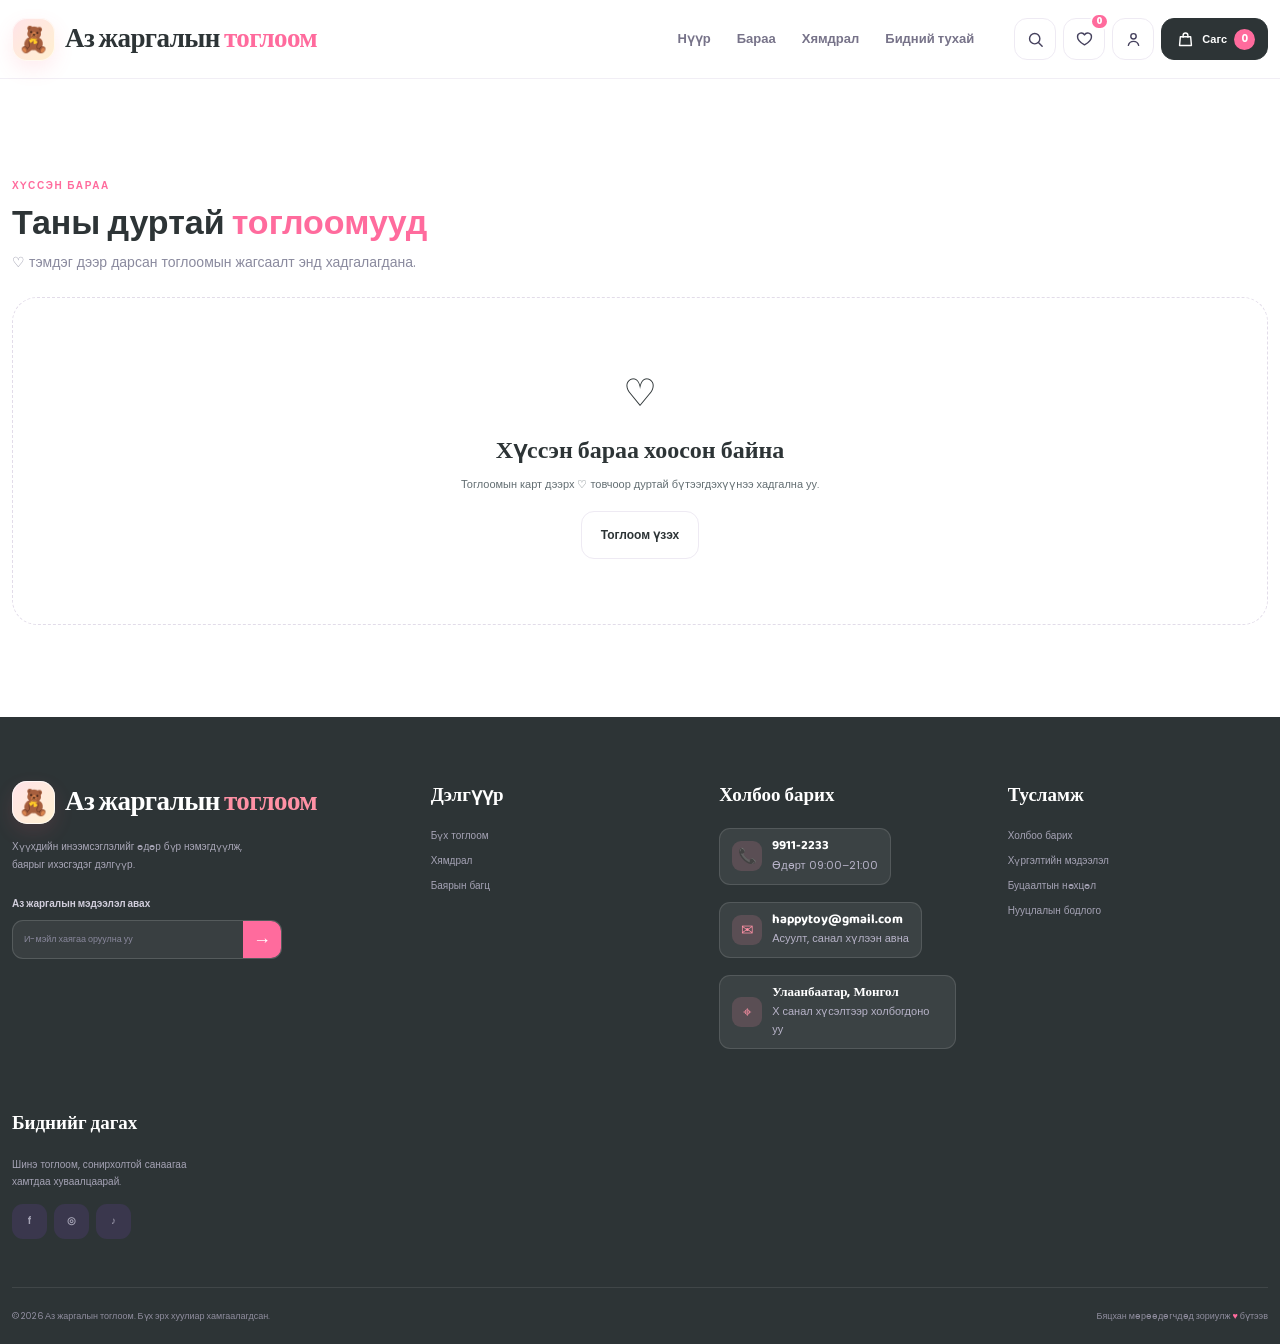
<file: favorites.html>
<!DOCTYPE html>
<html lang="mn">
<head>
    <meta charset="UTF-8">
    <meta name="viewport" content="width=device-width, initial-scale=1.0">
    <meta name="description" content="Таны хадгалсан дуртай тоглоомын жагсаалт.">
    <title>Хүссэн бараа — Аз жаргалын тоглоом</title>

    <link rel="preconnect" href="https://fonts.googleapis.com">
    <link rel="preconnect" href="https://fonts.gstatic.com" crossorigin>
    <link href="https://fonts.googleapis.com/css2?family=Baloo+2:wght@400;500;600;700;800&family=Poppins:wght@400;500;600;700;800&display=swap" rel="stylesheet">


    <link rel="stylesheet" href="style.css">
</head>
<body data-page="favorites">
<!-- Иконкны sprite -->
    <svg class="svg-sprite" aria-hidden="true" xmlns="http://www.w3.org/2000/svg">
        <symbol id="icon-search" viewBox="0 0 24 24">
            <circle cx="11" cy="11" r="6.5" fill="none" stroke="currentColor" stroke-width="1.8"/>
            <path d="m16 16 4.4 4.4" fill="none" stroke="currentColor" stroke-linecap="round" stroke-width="1.8"/>
        </symbol>
        <symbol id="icon-heart" viewBox="0 0 24 24">
            <path d="M20.8 8.7c0 5-8.8 10-8.8 10s-8.8-5-8.8-10A4.7 4.7 0 0 1 12 6.2a4.7 4.7 0 0 1 8.8 2.5Z" fill="none" stroke="currentColor" stroke-linejoin="round" stroke-width="1.8"/>
        </symbol>
        <symbol id="icon-bag" viewBox="0 0 24 24">
            <path d="M5.5 8.5h13l1 11h-15l1-11Z" fill="none" stroke="currentColor" stroke-linejoin="round" stroke-width="1.8"/>
            <path d="M9 9V6.7a3 3 0 0 1 6 0V9" fill="none" stroke="currentColor" stroke-linecap="round" stroke-width="1.8"/>
        </symbol>
        <symbol id="icon-user" viewBox="0 0 24 24">
            <circle cx="12" cy="8" r="3.4" fill="none" stroke="currentColor" stroke-width="1.8"/>
            <path d="M5.5 19.4a6.7 6.7 0 0 1 13 0" fill="none" stroke="currentColor" stroke-linecap="round" stroke-width="1.8"/>
        </symbol>
        <symbol id="icon-arrow" viewBox="0 0 24 24">
            <path d="M5 12h13M13 6l6 6-6 6" fill="none" stroke="currentColor" stroke-linecap="round" stroke-linejoin="round" stroke-width="1.9"/>
        </symbol>
        <symbol id="icon-chevron" viewBox="0 0 24 24">
            <path d="m7 9 5 5 5-5" fill="none" stroke="currentColor" stroke-linecap="round" stroke-linejoin="round" stroke-width="2"/>
        </symbol>
        <symbol id="icon-close" viewBox="0 0 24 24">
            <path d="m6 6 12 12M18 6 6 18" fill="none" stroke="currentColor" stroke-linecap="round" stroke-width="2"/>
        </symbol>
        <symbol id="icon-menu" viewBox="0 0 24 24">
            <path d="M4 7h16M4 12h16M4 17h16" fill="none" stroke="currentColor" stroke-linecap="round" stroke-width="2"/>
        </symbol>
        <symbol id="icon-spark" viewBox="0 0 24 24">
            <path d="m12 2 1.7 6.3L20 10l-6.3 1.7L12 18l-1.7-6.3L4 10l6.3-1.7L12 2Z" fill="currentColor"/>
        </symbol>
        <symbol id="icon-check" viewBox="0 0 24 24">
            <path d="m5 12 4.5 4.5L19 7" fill="none" stroke="currentColor" stroke-linecap="round" stroke-linejoin="round" stroke-width="2.2"/>
        </symbol>
    </svg>

<header class="site-header" id="siteHeader">
        <div class="container navbar">
            <a href="index.html" class="brand" aria-label="Аз жаргалын тоглоом нүүр хуудас руу буцах">
                <span class="brand-mark">🧸</span>
                <span class="brand-name">Аз жаргалын <strong>тоглоом</strong></span>
            </a>

            <nav class="main-nav" id="mainNav" aria-label="Үндсэн цэс">
                <a href="index.html" class="nav-link" data-nav-page="home">Нүүр</a>
                <a href="products.html" class="nav-link" data-nav-page="products">Бараа</a>
                <a href="sales.html" class="nav-link" data-nav-page="sales">Хямдрал</a>
                <a href="about.html" class="nav-link" data-nav-page="about">Бидний тухай</a>
                
            </nav>

            <div class="nav-actions">
                <button class="icon-button" data-action="open-search" aria-label="Хайх">
                    <svg class="icon"><use href="#icon-search"></use></svg>
                </button>
                <button class="icon-button" data-action="open-wishlist" aria-label="Хүссэн бараа">
                    <svg class="icon"><use href="#icon-heart"></use></svg>
                    <span class="action-count" id="wishlistCount">0</span>
                </button>
                <button class="icon-button account-button" data-action="open-account" aria-label="Бүртгэл ба нэвтрэх" id="accountButton">
                    <svg class="icon"><use href="#icon-user"></use></svg>
                    <span class="account-name" id="accountName" hidden></span>
                    <span class="account-dot" id="accountDot" aria-hidden="true" hidden></span>
                </button>
                <button class="cart-trigger" data-action="open-cart">
                    <svg class="icon"><use href="#icon-bag"></use></svg>
                    <span class="cart-label">Сагс</span>
                    <span class="cart-count" id="cartCount">0</span>
                </button>
                <button class="menu-toggle" data-action="toggle-menu" aria-label="Цэс нээх" aria-expanded="false">
                    <svg class="icon menu-icon"><use href="#icon-menu"></use></svg>
                </button>
            </div>
        </div>
    </header>

    <main>
        <section class="section favorites-page-section">
            <div class="container">
                <div class="page-heading"><span class="section-kicker">ХҮССЭН БАРАА</span><h2>Таны дуртай <em>тоглоомууд</em></h2><p>♡ тэмдэг дээр дарсан тоглоомын жагсаалт энд хадгалагдана.</p></div>
                <div class="product-grid" id="favoritesGrid"></div>
                <div class="empty-results" id="favoritesEmpty" hidden>
                    <span>♡</span><h3>Хүссэн бараа хоосон байна</h3><p>Тоглоомын карт дээрх ♡ товчоор дуртай бүтээгдэхүүнээ хадгална уу.</p><a class="button button-ghost" href="products.html">Тоглоом үзэх</a>
                </div>
            </div>
        </section>
</main>

<footer class="site-footer">
        <div class="container footer-top">
            <div class="footer-brand"><a href="index.html" class="brand brand-footer"><span class="brand-mark">🧸</span><span class="brand-name">Аз жаргалын <strong>тоглоом</strong></span></a><p>Хүүхдийн инээмсэглэлийг өдөр бүр нэмэгдүүлж, баярыг ихэсгэдэг дэлгүүр.</p><div class="newsletter"><label for="emailInput">Аз жаргалын мэдээлэл авах</label><div><input id="emailInput" type="email" placeholder="И-мэйл хаягаа оруулна уу"><button data-action="subscribe" aria-label="Мэдээлэл авах">→</button></div></div></div>
            <div class="footer-column"><h3>Дэлгүүр</h3><a href="products.html">Бүх тоглоом</a><a href="sales.html">Хямдрал</a><a href="gift-bundles.html">Баярын багц</a></div>
            <div class="footer-column footer-contact"><h3>Холбоо барих</h3><a class="contact-item" href="tel:99112233"><span>📞</span><div><strong>9911-2233</strong><small>Өдөрт 09:00–21:00</small></div></a><a class="contact-item" href="mailto:happytoy@gmail.com"><span>✉</span><div><strong>happytoy@gmail.com</strong><small>Асуулт, санал хүлээн авна</small></div></a><a class="contact-item" href="contact.html"><span>⌖</span><div><strong>Улаанбаатар, Монгол</strong><small>Х санал хүсэлтээр холбогдоно уу</small></div></a></div><div class="footer-column"><h3>Тусламж</h3><a href="contact.html">Холбоо барих</a><a href="about.html#shipping">Хүргэлтийн мэдээлэл</a><a href="about.html#returns">Буцаалтын нөхцөл</a><a href="about.html#privacy">Нууцлалын бодлого</a></div>
            <div class="footer-column"><h3>Биднийг дагах</h3><p class="footer-small">Шинэ тоглоом, сонирхолтой санаагаа хамтдаа хуваалцаарай.</p><div class="socials"><a href="https://www.facebook.com/" aria-label="Facebook">f</a><a href="https://www.instagram.com/" aria-label="Instagram">◎</a><a href="https://www.tiktok.com/" aria-label="TikTok">♪</a></div></div>
        </div>
        <div class="container footer-bottom"><p>© <span id="currentYear"></span> Аз жаргалын тоглоом. Бүх эрх хуулиар хамгаалагдсан.</p><span>Бяцхан мөрөөдөгчдөд зориулж <b>♥</b> бүтээв</span></div>
    </footer>

<!-- Overlay -->
    <div class="page-overlay" id="pageOverlay" data-action="close-panels"></div>

    <!-- Search modal -->
    <div class="search-modal" id="searchModal" role="dialog" aria-modal="true" aria-labelledby="searchTitle" aria-hidden="true">
        <div class="search-modal-card">
            <button class="modal-close" data-action="close-search" aria-label="Хайх цонхыг хаах"><svg class="icon"><use href="#icon-close"></use></svg></button>
            <span class="modal-kicker">ХАЙЛТ</span>
            <h2 id="searchTitle">Юу хайж байна?</h2>
            <form class="modal-search-form" id="searchForm"><svg class="icon"><use href="#icon-search"></use></svg><input id="modalSearchInput" type="search" placeholder="Жишээ: машин, чихмэл, бамбуруш..." autocomplete="off"><button type="submit">Хайх <svg class="icon"><use href="#icon-arrow"></use></svg></button></form>
            <div class="search-suggest" id="modalSuggest" role="listbox" hidden></div>
            <div class="search-suggestions"><span>Хурдан хайлт:</span><button data-search-value="чихмэл">чихмэл</button><button data-search-value="машин">машин</button><button data-search-value="бамбуруш">бамбуруш</button><button data-search-value="хүүхэлдэй">хүүхэлдэй</button></div>
        </div>
    </div>

    <!-- Cart drawer -->
    <aside class="drawer cart-drawer" id="cartDrawer" aria-label="Таны сагс" aria-hidden="true">
        <div class="drawer-header"><div><span class="drawer-kicker">АЗ ЖАРГАЛЫН ТОГЛООМ</span><h2>Таны сагс <span id="drawerCartCount">(<span id="cartQuantityInline">0</span>)</span></h2></div><button class="modal-close" data-action="close-cart" aria-label="Сагс хаах"><svg class="icon"><use href="#icon-close"></use></svg></button></div>
        <div class="drawer-items" id="cartItems"></div>
        <div class="drawer-footer" id="cartFooter">
            <div class="cart-summary"><span>Нийт</span><strong id="cartTotal">0₮</strong></div>
            <div class="shipping-promo" id="drawerShippingPromo"></div>
            <button class="button button-primary checkout-button" data-action="checkout">Захиалга өгөх <svg class="icon"><use href="#icon-arrow"></use></svg></button>
        </div>
    </aside>

    <!-- Wishlist drawer -->
    <aside class="drawer wishlist-drawer" id="wishlistDrawer" aria-label="Хүссэн бараа" aria-hidden="true">
        <div class="drawer-header"><div><span class="drawer-kicker">ТАНЫ ХАДГАЛСАН</span><h2>Хүссэн бараа <span class="drawer-count" id="wishlistCountInline">(0)</span></h2></div><button class="modal-close" data-action="close-wishlist" aria-label="Хүссэн бараа хаах"><svg class="icon"><use href="#icon-close"></use></svg></button></div>
        <div class="drawer-items" id="wishlistItems"></div>
        <div class="drawer-footer"><button class="button button-primary" data-action="go-products">Бүх тоглоом үзэх <svg class="icon"><use href="#icon-arrow"></use></svg></button></div>
    </aside>

    <!-- Checkout modal -->
    <div class="checkout-modal" id="checkoutModal" role="dialog" aria-modal="true" aria-labelledby="checkoutTitle" aria-hidden="true">
        <div class="checkout-card is-wide">
            <button class="modal-close" data-action="close-checkout" aria-label="Захиалгын цонхыг хаах"><svg class="icon"><use href="#icon-close"></use></svg></button>
            <div class="checkout-success-mark"><svg class="icon"><use href="#icon-spark"></use></svg></div>
            <span class="modal-kicker">СҮҮЛИЙН АЛХАМ</span><h2 id="checkoutTitle">Захиалгаа баталгаажуулъя</h2><p>Хүргэлтийн мэдээллийг бөглөсний дараа бид тун удалгүй тантай холбогдоно.</p>
            <form id="checkoutForm" class="checkout-form" novalidate>
                <div class="checkout-options" id="checkoutOptions">
                    <div class="option-group">
                        <span class="option-group-title">Хүргэлтийн сонголт</span>
                        <div class="option-cards" id="checkoutDelivery" role="radiogroup" aria-label="Хүргэлтийн сонголт">
                            <label class="option-card"><input type="radio" name="checkoutDelivery" value="delivery" checked><span class="option-icon" aria-hidden="true">🚚</span><b>Гэрт хүргүүлэх</b><small>Хаягаа болон хүргэлтийн тайлбараа оруулна</small></label>
                            <label class="option-card"><input type="radio" name="checkoutDelivery" value="pickup"><span class="option-icon" aria-hidden="true">🏬</span><b>Өөрөө очиж авах</b><small>Дэлгүүрийн цэгээс (Улаанбаатар) авна · хүргэлтийн төлбөргүй</small></label>
                        </div>
                    </div>
                    <div class="option-group">
                        <span class="option-group-title">Төлбөрийн арга</span>
                        <div class="option-cards" id="checkoutPayment" role="radiogroup" aria-label="Төлбөрийн арга">
                            <label class="option-card"><input type="radio" name="checkoutPayment" value="card" checked><span class="option-icon" aria-hidden="true">💳</span><b>Банкны карт</b><small>Картын төлбөр — демо сонголт</small></label>
                            <label class="option-card"><input type="radio" name="checkoutPayment" value="qpay"><span class="option-icon" aria-hidden="true">📱</span><b>QPay</b><small>QR төлбөр — демо сонголт</small></label>
                        </div>
                        <small class="option-note" id="checkoutPaymentNote"></small>
                    </div>
                </div>
                <div class="checkout-grid">
                    <div class="form-field"><label for="checkoutName">Хүлээн авагчийн бүтэн нэр</label><input id="checkoutName" type="text" placeholder="Нэр оруулна уу" autocomplete="name" required><small class="field-error" data-error-for="checkoutName"></small></div>
                    <div class="form-field"><label for="checkoutPhone">Холбоо барих утас</label><input id="checkoutPhone" type="tel" placeholder="9911-2233" autocomplete="tel" required><small class="field-error" data-error-for="checkoutPhone"></small></div>
                </div>
                <div class="checkout-grid" id="checkoutAddressFields">
                    <div class="form-field"><label for="checkoutCity">Хот, аймаг</label><input id="checkoutCity" type="text" list="cityList" placeholder="Улаанбаатар" required><small class="field-error" data-error-for="checkoutCity"></small></div>
                    <div class="form-field"><label for="checkoutDistrict">Дүүрэг, сум</label><input id="checkoutDistrict" type="text" list="districtList" placeholder="Баянзүрх" required><small class="field-error" data-error-for="checkoutDistrict"></small></div>
                    <div class="form-field"><label for="checkoutKhoroo">Хороо, баг</label><input id="checkoutKhoroo" type="text" placeholder="Хороо 12 (шаардлагагүй бол хөнгөн)"></div>
                    <div class="form-field"><label for="checkoutStreet">Гудамж, байрны дугаар</label><input id="checkoutStreet" type="text" placeholder="Сөүлийн гудамж 9, Б байр" required><small class="field-error" data-error-for="checkoutStreet"></small></div>
                    <div class="form-field"><label for="checkoutExtra">Орц, давхар, хаалга</label><input id="checkoutExtra" type="text" placeholder="Хаалга 2, 5 давхар (шаардлагагүй)"></div>
                    <div class="form-field form-message"><label for="checkoutNote">Хүргэлтийн заавар</label><textarea id="checkoutNote" rows="2" placeholder="Авах, ажиллах хугацаа, онцгой байдал болон заавар..."></textarea></div>
                </div>
                <div class="pickup-card" id="checkoutPickupWrap" hidden>
                    <b>🏬 Өөрөө очиж авах цэг</b>
                    <p>Дэлгүүрийн цэг: Улаанбаатар, Монгол · Утас: 9911-2233. Авах цэгийн нарийвчилсан хаягийг захиалга баталгаажуулахад 9911-2233 дугаараар бид танд илгээнэ.</p>
                </div>
                <div class="form-check" id="checkoutSaveWrap"><input type="checkbox" id="checkoutSaveAddress" checked><label for="checkoutSaveAddress">Энэ хаягийг профайлд хадгалах</label></div>
                <div class="checkout-summary" id="checkoutSummary">
                    <div class="summary-row"><span>Төлбөрийн арга</span><b id="checkoutSummaryPayment">Банкны карт (демо төлбөр)</b></div>
                    <div class="summary-row"><span>Хүргэлт</span><b id="checkoutSummaryDelivery">Гэрт хүргүүлэх</b></div>
                    <div class="summary-row"><span>Барааны дүн</span><b id="checkoutSubtotal">0₮</b></div>
                    <div class="summary-row"><span>Хүргэлтийн төлбөр</span><b id="checkoutShippingFee">Үнэгүй</b></div>
                    <div class="order-total-line" id="checkoutTotalLine"><span id="checkoutItemHint">Нийт дүн</span><strong id="checkoutTotal">0₮</strong></div></div>
                
                <button class="button button-primary" type="submit" id="checkoutSubmit">Захиалгыг баталгаажуулах <svg class="icon"><use href="#icon-check"></use></svg></button>
            </form>
            <small class="secure-note"><span>♧</span> Энэ нь демо захиалгын форм бөгөөд төлбөр авахгүй.</small>
        </div>
        <datalist id="cityList">
            <option value="Улаанбаатар"></option><option value="Орхон"></option><option value="Дархан-Уул"></option><option value="Сэлэнгэ"></option><option value="Төв"></option><option value="Хөвсгөл"></option><option value="Булган"></option><option value="Хэнтий"></option><option value="Дорноговь"></option><option value="Дундговь"></option><option value="Өвөрхангай"></option><option value="Увс"></option><option value="Завхан"></option><option value="Архангай"></option><option value="Баянхонгор"></option><option value="Баян-Өлгий"></option><option value="Говь-Алтай"></option><option value="Ховд"></option>
        </datalist>
        <datalist id="districtList">
            <option value="Баянзүрх"></option><option value="Сүхбаатар"></option><option value="Хан-Уул"></option><option value="Баянгол"></option><option value="Чингэлтэй"></option><option value="Сонгинохайрхан"></option><option value="Багануур"></option><option value="Багахангай"></option><option value="Налаих"></option>
        </datalist>
    </div>

    <!-- Success modal -->
    <div class="success-modal" id="successModal" role="dialog" aria-modal="true" aria-hidden="true"><div class="success-card"><div class="success-icon">✓</div><span class="modal-kicker">БАЯР ХҮРГЭЖ БАЙНА!</span><h2>Захиалга хүлээн авлаа!</h2><p id="successMessage">Таны захиалгыг хүлээн авлаа. Ажилтнууд бид тун удалгүй тантай холбогдоно.</p><button class="button button-primary" data-action="close-success">Үргэлжлүүлэх <svg class="icon"><use href="#icon-arrow"></use></svg></button></div></div>

    <div class="toast" id="toast" role="status" aria-live="polite"><span class="toast-icon">✓</span><span id="toastMessage">Амжилттай</span></div>
    <button class="back-to-top" id="backToTop" aria-label="Хуудасны дээд хэсэгт буцах">↑</button>

    <noscript><div class="noscript-message">Энэ дэлгүүрийг ашиглахын тулд JavaScript-ийг идэвхжүүлнэ үү.</div></noscript>
        <noscript><div class="noscript-message">Энэ дэлгүүрийг ашиглахын тулд JavaScript-ийг идэвхжүүлнэ үү.</div></noscript>
    <script src="script.js"></script>
</body>
</html>
</file>
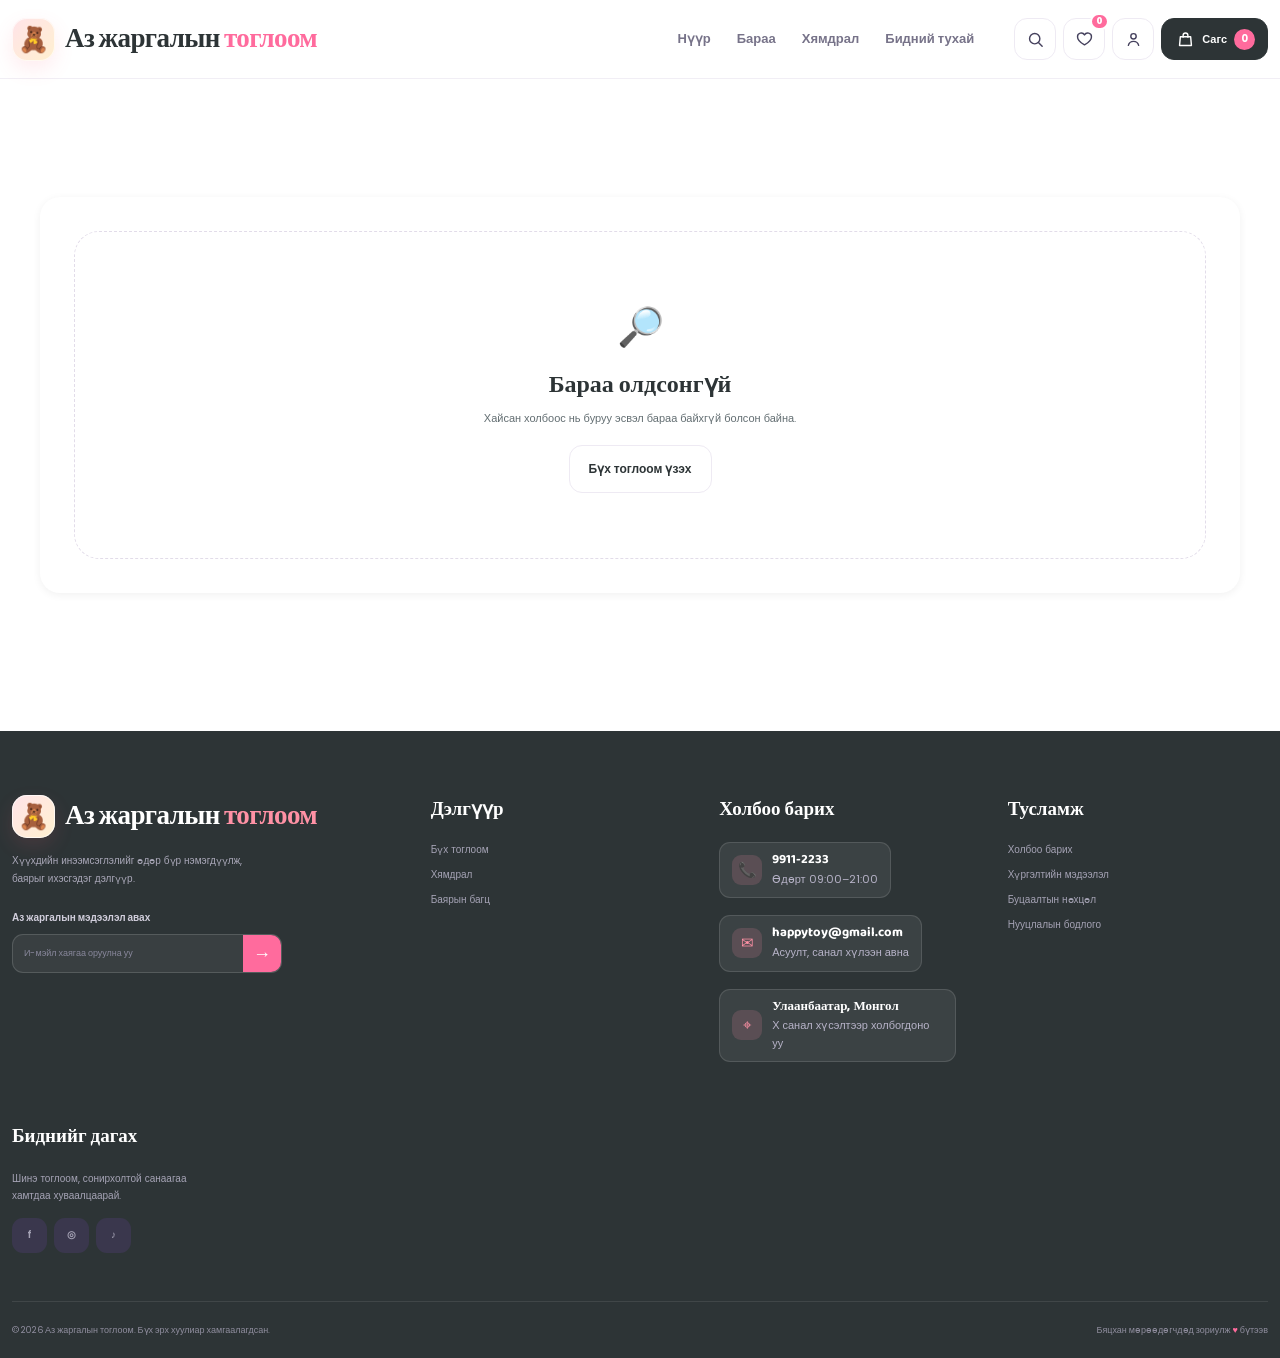
<file: product.html>
<!DOCTYPE html>
<html lang="mn">
<head>
    <meta charset="UTF-8">
    <meta name="viewport" content="width=device-width, initial-scale=1.0">
    <meta name="description" content="Тоглоом болон баярын багцад дэлгэрэнгүй мэдээлэл.">
    <title>Бүтээгдэхүүн — Аз жаргалын тоглоом</title>

    <link rel="preconnect" href="https://fonts.googleapis.com">
    <link rel="preconnect" href="https://fonts.gstatic.com" crossorigin>
    <link href="https://fonts.googleapis.com/css2?family=Baloo+2:wght@400;500;600;700;800&family=Poppins:wght@400;500;600;700;800&display=swap" rel="stylesheet">


    <link rel="stylesheet" href="style.css">
</head>
<body data-page="product">
<!-- Иконкны sprite -->
    <svg class="svg-sprite" aria-hidden="true" xmlns="http://www.w3.org/2000/svg">
        <symbol id="icon-search" viewBox="0 0 24 24">
            <circle cx="11" cy="11" r="6.5" fill="none" stroke="currentColor" stroke-width="1.8"/>
            <path d="m16 16 4.4 4.4" fill="none" stroke="currentColor" stroke-linecap="round" stroke-width="1.8"/>
        </symbol>
        <symbol id="icon-heart" viewBox="0 0 24 24">
            <path d="M20.8 8.7c0 5-8.8 10-8.8 10s-8.8-5-8.8-10A4.7 4.7 0 0 1 12 6.2a4.7 4.7 0 0 1 8.8 2.5Z" fill="none" stroke="currentColor" stroke-linejoin="round" stroke-width="1.8"/>
        </symbol>
        <symbol id="icon-bag" viewBox="0 0 24 24">
            <path d="M5.5 8.5h13l1 11h-15l1-11Z" fill="none" stroke="currentColor" stroke-linejoin="round" stroke-width="1.8"/>
            <path d="M9 9V6.7a3 3 0 0 1 6 0V9" fill="none" stroke="currentColor" stroke-linecap="round" stroke-width="1.8"/>
        </symbol>
        <symbol id="icon-user" viewBox="0 0 24 24">
            <circle cx="12" cy="8" r="3.4" fill="none" stroke="currentColor" stroke-width="1.8"/>
            <path d="M5.5 19.4a6.7 6.7 0 0 1 13 0" fill="none" stroke="currentColor" stroke-linecap="round" stroke-width="1.8"/>
        </symbol>
        <symbol id="icon-arrow" viewBox="0 0 24 24">
            <path d="M5 12h13M13 6l6 6-6 6" fill="none" stroke="currentColor" stroke-linecap="round" stroke-linejoin="round" stroke-width="1.9"/>
        </symbol>
        <symbol id="icon-chevron" viewBox="0 0 24 24">
            <path d="m7 9 5 5 5-5" fill="none" stroke="currentColor" stroke-linecap="round" stroke-linejoin="round" stroke-width="2"/>
        </symbol>
        <symbol id="icon-close" viewBox="0 0 24 24">
            <path d="m6 6 12 12M18 6 6 18" fill="none" stroke="currentColor" stroke-linecap="round" stroke-width="2"/>
        </symbol>
        <symbol id="icon-menu" viewBox="0 0 24 24">
            <path d="M4 7h16M4 12h16M4 17h16" fill="none" stroke="currentColor" stroke-linecap="round" stroke-width="2"/>
        </symbol>
        <symbol id="icon-spark" viewBox="0 0 24 24">
            <path d="m12 2 1.7 6.3L20 10l-6.3 1.7L12 18l-1.7-6.3L4 10l6.3-1.7L12 2Z" fill="currentColor"/>
        </symbol>
        <symbol id="icon-check" viewBox="0 0 24 24">
            <path d="m5 12 4.5 4.5L19 7" fill="none" stroke="currentColor" stroke-linecap="round" stroke-linejoin="round" stroke-width="2.2"/>
        </symbol>
    </svg>

<header class="site-header" id="siteHeader">
        <div class="container navbar">
            <a href="index.html" class="brand" aria-label="Аз жаргалын тоглоом нүүр хуудас руу буцах">
                <span class="brand-mark">🧸</span>
                <span class="brand-name">Аз жаргалын <strong>тоглоом</strong></span>
            </a>

            <nav class="main-nav" id="mainNav" aria-label="Үндсэн цэс">
                <a href="index.html" class="nav-link" data-nav-page="home">Нүүр</a>
                <a href="products.html" class="nav-link" data-nav-page="products">Бараа</a>
                <a href="sales.html" class="nav-link" data-nav-page="sales">Хямдрал</a>
                <a href="about.html" class="nav-link" data-nav-page="about">Бидний тухай</a>
                
            </nav>

            <div class="nav-actions">
                <button class="icon-button" data-action="open-search" aria-label="Хайх">
                    <svg class="icon"><use href="#icon-search"></use></svg>
                </button>
                <button class="icon-button" data-action="open-wishlist" aria-label="Хүссэн бараа">
                    <svg class="icon"><use href="#icon-heart"></use></svg>
                    <span class="action-count" id="wishlistCount">0</span>
                </button>
                <button class="icon-button account-button" data-action="open-account" aria-label="Бүртгэл ба нэвтрэх" id="accountButton">
                    <svg class="icon"><use href="#icon-user"></use></svg>
                    <span class="account-name" id="accountName" hidden></span>
                    <span class="account-dot" id="accountDot" aria-hidden="true" hidden></span>
                </button>
                <button class="cart-trigger" data-action="open-cart">
                    <svg class="icon"><use href="#icon-bag"></use></svg>
                    <span class="cart-label">Сагс</span>
                    <span class="cart-count" id="cartCount">0</span>
                </button>
                <button class="menu-toggle" data-action="toggle-menu" aria-label="Цэс нээх" aria-expanded="false">
                    <svg class="icon menu-icon"><use href="#icon-menu"></use></svg>
                </button>
            </div>
        </div>
    </header>

    <main>
        <section class="section product-page-section">
            <div class="container page-panel">
                <div id="pageDetail"></div>
            </div>
        </section>
</main>

<footer class="site-footer">
        <div class="container footer-top">
            <div class="footer-brand"><a href="index.html" class="brand brand-footer"><span class="brand-mark">🧸</span><span class="brand-name">Аз жаргалын <strong>тоглоом</strong></span></a><p>Хүүхдийн инээмсэглэлийг өдөр бүр нэмэгдүүлж, баярыг ихэсгэдэг дэлгүүр.</p><div class="newsletter"><label for="emailInput">Аз жаргалын мэдээлэл авах</label><div><input id="emailInput" type="email" placeholder="И-мэйл хаягаа оруулна уу"><button data-action="subscribe" aria-label="Мэдээлэл авах">→</button></div></div></div>
            <div class="footer-column"><h3>Дэлгүүр</h3><a href="products.html">Бүх тоглоом</a><a href="sales.html">Хямдрал</a><a href="gift-bundles.html">Баярын багц</a></div>
            <div class="footer-column footer-contact"><h3>Холбоо барих</h3><a class="contact-item" href="tel:99112233"><span>📞</span><div><strong>9911-2233</strong><small>Өдөрт 09:00–21:00</small></div></a><a class="contact-item" href="mailto:happytoy@gmail.com"><span>✉</span><div><strong>happytoy@gmail.com</strong><small>Асуулт, санал хүлээн авна</small></div></a><a class="contact-item" href="contact.html"><span>⌖</span><div><strong>Улаанбаатар, Монгол</strong><small>Х санал хүсэлтээр холбогдоно уу</small></div></a></div><div class="footer-column"><h3>Тусламж</h3><a href="contact.html">Холбоо барих</a><a href="about.html#shipping">Хүргэлтийн мэдээлэл</a><a href="about.html#returns">Буцаалтын нөхцөл</a><a href="about.html#privacy">Нууцлалын бодлого</a></div>
            <div class="footer-column"><h3>Биднийг дагах</h3><p class="footer-small">Шинэ тоглоом, сонирхолтой санаагаа хамтдаа хуваалцаарай.</p><div class="socials"><a href="https://www.facebook.com/" aria-label="Facebook">f</a><a href="https://www.instagram.com/" aria-label="Instagram">◎</a><a href="https://www.tiktok.com/" aria-label="TikTok">♪</a></div></div>
        </div>
        <div class="container footer-bottom"><p>© <span id="currentYear"></span> Аз жаргалын тоглоом. Бүх эрх хуулиар хамгаалагдсан.</p><span>Бяцхан мөрөөдөгчдөд зориулж <b>♥</b> бүтээв</span></div>
    </footer>

<!-- Overlay -->
    <div class="page-overlay" id="pageOverlay" data-action="close-panels"></div>

    <!-- Search modal -->
    <div class="search-modal" id="searchModal" role="dialog" aria-modal="true" aria-labelledby="searchTitle" aria-hidden="true">
        <div class="search-modal-card">
            <button class="modal-close" data-action="close-search" aria-label="Хайх цонхыг хаах"><svg class="icon"><use href="#icon-close"></use></svg></button>
            <span class="modal-kicker">ХАЙЛТ</span>
            <h2 id="searchTitle">Юу хайж байна?</h2>
            <form class="modal-search-form" id="searchForm"><svg class="icon"><use href="#icon-search"></use></svg><input id="modalSearchInput" type="search" placeholder="Жишээ: машин, чихмэл, бамбуруш..." autocomplete="off"><button type="submit">Хайх <svg class="icon"><use href="#icon-arrow"></use></svg></button></form>
            <div class="search-suggest" id="modalSuggest" role="listbox" hidden></div>
            <div class="search-suggestions"><span>Хурдан хайлт:</span><button data-search-value="чихмэл">чихмэл</button><button data-search-value="машин">машин</button><button data-search-value="бамбуруш">бамбуруш</button><button data-search-value="хүүхэлдэй">хүүхэлдэй</button></div>
        </div>
    </div>

    <!-- Cart drawer -->
    <aside class="drawer cart-drawer" id="cartDrawer" aria-label="Таны сагс" aria-hidden="true">
        <div class="drawer-header"><div><span class="drawer-kicker">АЗ ЖАРГАЛЫН ТОГЛООМ</span><h2>Таны сагс <span id="drawerCartCount">(<span id="cartQuantityInline">0</span>)</span></h2></div><button class="modal-close" data-action="close-cart" aria-label="Сагс хаах"><svg class="icon"><use href="#icon-close"></use></svg></button></div>
        <div class="drawer-items" id="cartItems"></div>
        <div class="drawer-footer" id="cartFooter">
            <div class="cart-summary"><span>Нийт</span><strong id="cartTotal">0₮</strong></div>
            <div class="shipping-promo" id="drawerShippingPromo"></div>
            <button class="button button-primary checkout-button" data-action="checkout">Захиалга өгөх <svg class="icon"><use href="#icon-arrow"></use></svg></button>
        </div>
    </aside>

    <!-- Wishlist drawer -->
    <aside class="drawer wishlist-drawer" id="wishlistDrawer" aria-label="Хүссэн бараа" aria-hidden="true">
        <div class="drawer-header"><div><span class="drawer-kicker">ТАНЫ ХАДГАЛСАН</span><h2>Хүссэн бараа <span class="drawer-count" id="wishlistCountInline">(0)</span></h2></div><button class="modal-close" data-action="close-wishlist" aria-label="Хүссэн бараа хаах"><svg class="icon"><use href="#icon-close"></use></svg></button></div>
        <div class="drawer-items" id="wishlistItems"></div>
        <div class="drawer-footer"><button class="button button-primary" data-action="go-products">Бүх тоглоом үзэх <svg class="icon"><use href="#icon-arrow"></use></svg></button></div>
    </aside>

    <!-- Checkout modal -->
    <div class="checkout-modal" id="checkoutModal" role="dialog" aria-modal="true" aria-labelledby="checkoutTitle" aria-hidden="true">
        <div class="checkout-card is-wide">
            <button class="modal-close" data-action="close-checkout" aria-label="Захиалгын цонхыг хаах"><svg class="icon"><use href="#icon-close"></use></svg></button>
            <div class="checkout-success-mark"><svg class="icon"><use href="#icon-spark"></use></svg></div>
            <span class="modal-kicker">СҮҮЛИЙН АЛХАМ</span><h2 id="checkoutTitle">Захиалгаа баталгаажуулъя</h2><p>Хүргэлтийн мэдээллийг бөглөсний дараа бид тун удалгүй тантай холбогдоно.</p>
            <form id="checkoutForm" class="checkout-form" novalidate>
                <div class="checkout-options" id="checkoutOptions">
                    <div class="option-group">
                        <span class="option-group-title">Хүргэлтийн сонголт</span>
                        <div class="option-cards" id="checkoutDelivery" role="radiogroup" aria-label="Хүргэлтийн сонголт">
                            <label class="option-card"><input type="radio" name="checkoutDelivery" value="delivery" checked><span class="option-icon" aria-hidden="true">🚚</span><b>Гэрт хүргүүлэх</b><small>Хаягаа болон хүргэлтийн тайлбараа оруулна</small></label>
                            <label class="option-card"><input type="radio" name="checkoutDelivery" value="pickup"><span class="option-icon" aria-hidden="true">🏬</span><b>Өөрөө очиж авах</b><small>Дэлгүүрийн цэгээс (Улаанбаатар) авна · хүргэлтийн төлбөргүй</small></label>
                        </div>
                    </div>
                    <div class="option-group">
                        <span class="option-group-title">Төлбөрийн арга</span>
                        <div class="option-cards" id="checkoutPayment" role="radiogroup" aria-label="Төлбөрийн арга">
                            <label class="option-card"><input type="radio" name="checkoutPayment" value="card" checked><span class="option-icon" aria-hidden="true">💳</span><b>Банкны карт</b><small>Картын төлбөр — демо сонголт</small></label>
                            <label class="option-card"><input type="radio" name="checkoutPayment" value="qpay"><span class="option-icon" aria-hidden="true">📱</span><b>QPay</b><small>QR төлбөр — демо сонголт</small></label>
                        </div>
                        <small class="option-note" id="checkoutPaymentNote"></small>
                    </div>
                </div>
                <div class="checkout-grid">
                    <div class="form-field"><label for="checkoutName">Хүлээн авагчийн бүтэн нэр</label><input id="checkoutName" type="text" placeholder="Нэр оруулна уу" autocomplete="name" required><small class="field-error" data-error-for="checkoutName"></small></div>
                    <div class="form-field"><label for="checkoutPhone">Холбоо барих утас</label><input id="checkoutPhone" type="tel" placeholder="9911-2233" autocomplete="tel" required><small class="field-error" data-error-for="checkoutPhone"></small></div>
                </div>
                <div class="checkout-grid" id="checkoutAddressFields">
                    <div class="form-field"><label for="checkoutCity">Хот, аймаг</label><input id="checkoutCity" type="text" list="cityList" placeholder="Улаанбаатар" required><small class="field-error" data-error-for="checkoutCity"></small></div>
                    <div class="form-field"><label for="checkoutDistrict">Дүүрэг, сум</label><input id="checkoutDistrict" type="text" list="districtList" placeholder="Баянзүрх" required><small class="field-error" data-error-for="checkoutDistrict"></small></div>
                    <div class="form-field"><label for="checkoutKhoroo">Хороо, баг</label><input id="checkoutKhoroo" type="text" placeholder="Хороо 12 (шаардлагагүй бол хөнгөн)"></div>
                    <div class="form-field"><label for="checkoutStreet">Гудамж, байрны дугаар</label><input id="checkoutStreet" type="text" placeholder="Сөүлийн гудамж 9, Б байр" required><small class="field-error" data-error-for="checkoutStreet"></small></div>
                    <div class="form-field"><label for="checkoutExtra">Орц, давхар, хаалга</label><input id="checkoutExtra" type="text" placeholder="Хаалга 2, 5 давхар (шаардлагагүй)"></div>
                    <div class="form-field form-message"><label for="checkoutNote">Хүргэлтийн заавар</label><textarea id="checkoutNote" rows="2" placeholder="Авах, ажиллах хугацаа, онцгой байдал болон заавар..."></textarea></div>
                </div>
                <div class="pickup-card" id="checkoutPickupWrap" hidden>
                    <b>🏬 Өөрөө очиж авах цэг</b>
                    <p>Дэлгүүрийн цэг: Улаанбаатар, Монгол · Утас: 9911-2233. Авах цэгийн нарийвчилсан хаягийг захиалга баталгаажуулахад 9911-2233 дугаараар бид танд илгээнэ.</p>
                </div>
                <div class="form-check" id="checkoutSaveWrap"><input type="checkbox" id="checkoutSaveAddress" checked><label for="checkoutSaveAddress">Энэ хаягийг профайлд хадгалах</label></div>
                <div class="checkout-summary" id="checkoutSummary">
                    <div class="summary-row"><span>Төлбөрийн арга</span><b id="checkoutSummaryPayment">Банкны карт (демо төлбөр)</b></div>
                    <div class="summary-row"><span>Хүргэлт</span><b id="checkoutSummaryDelivery">Гэрт хүргүүлэх</b></div>
                    <div class="summary-row"><span>Барааны дүн</span><b id="checkoutSubtotal">0₮</b></div>
                    <div class="summary-row"><span>Хүргэлтийн төлбөр</span><b id="checkoutShippingFee">Үнэгүй</b></div>
                    <div class="order-total-line" id="checkoutTotalLine"><span id="checkoutItemHint">Нийт дүн</span><strong id="checkoutTotal">0₮</strong></div></div>
                
                <button class="button button-primary" type="submit" id="checkoutSubmit">Захиалгыг баталгаажуулах <svg class="icon"><use href="#icon-check"></use></svg></button>
            </form>
            <small class="secure-note"><span>♧</span> Энэ нь демо захиалгын форм бөгөөд төлбөр авахгүй.</small>
        </div>
        <datalist id="cityList">
            <option value="Улаанбаатар"></option><option value="Орхон"></option><option value="Дархан-Уул"></option><option value="Сэлэнгэ"></option><option value="Төв"></option><option value="Хөвсгөл"></option><option value="Булган"></option><option value="Хэнтий"></option><option value="Дорноговь"></option><option value="Дундговь"></option><option value="Өвөрхангай"></option><option value="Увс"></option><option value="Завхан"></option><option value="Архангай"></option><option value="Баянхонгор"></option><option value="Баян-Өлгий"></option><option value="Говь-Алтай"></option><option value="Ховд"></option>
        </datalist>
        <datalist id="districtList">
            <option value="Баянзүрх"></option><option value="Сүхбаатар"></option><option value="Хан-Уул"></option><option value="Баянгол"></option><option value="Чингэлтэй"></option><option value="Сонгинохайрхан"></option><option value="Багануур"></option><option value="Багахангай"></option><option value="Налаих"></option>
        </datalist>
    </div>

    <!-- Success modal -->
    <div class="success-modal" id="successModal" role="dialog" aria-modal="true" aria-hidden="true"><div class="success-card"><div class="success-icon">✓</div><span class="modal-kicker">БАЯР ХҮРГЭЖ БАЙНА!</span><h2>Захиалга хүлээн авлаа!</h2><p id="successMessage">Таны захиалгыг хүлээн авлаа. Ажилтнууд бид тун удалгүй тантай холбогдоно.</p><button class="button button-primary" data-action="close-success">Үргэлжлүүлэх <svg class="icon"><use href="#icon-arrow"></use></svg></button></div></div>

    <div class="toast" id="toast" role="status" aria-live="polite"><span class="toast-icon">✓</span><span id="toastMessage">Амжилттай</span></div>
    <button class="back-to-top" id="backToTop" aria-label="Хуудасны дээд хэсэгт буцах">↑</button>

    <noscript><div class="noscript-message">Энэ дэлгүүрийг ашиглахын тулд JavaScript-ийг идэвхжүүлнэ үү.</div></noscript>
        <noscript><div class="noscript-message">Энэ дэлгүүрийг ашиглахын тулд JavaScript-ийг идэвхжүүлнэ үү.</div></noscript>
    <script src="script.js"></script>
</body>
</html>
</file>
<file: style.css>
/* ============================================
   Happy Toy — style.css
   ============================================ */

/* --- Design Tokens --- */
:root {
    --font-heading: "Baloo 2", cursive;
    --font-body: "Poppins", sans-serif;

    /* Colors */
    --color-primary: #ff6b9d;
    --color-primary-dark: #e8558a;
    --color-primary-light: #fff0f3;
    --color-secondary: #4ecdc4;
    --color-accent: #ffe66d;


    --color-purple: #a78bfa;
    --color-pink: #ffb3c6;

    --color-blue: #74b9ff;
    --color-yellow: #fdcb6e;
    --color-lavender: #dcd6ff;
    --color-mint: #b8f0e0;
    --color-coral: #ff8a80;

    --color-dark: #2d3436;
    --color-gray: #636e72;
    --color-gray-light: #b2bec3;
    --color-light: #f8f9fa;
    --color-white: #ffffff;

    /* Shadows */
    --shadow-sm: 0 2px 8px rgba(0, 0, 0, 0.06);
    --shadow-md: 0 4px 20px rgba(0, 0, 0, 0.1);
    --shadow-lg: 0 8px 40px rgba(0, 0, 0, 0.12);
    --shadow-xl: 0 12px 60px rgba(0, 0, 0, 0.15);

    /* Border Radius */
    --radius-sm: 8px;
    --radius-md: 12px;
    --radius-lg: 20px;
    --radius-xl: 28px;
    --radius-full: 50%;

    /* Transitions */
    --transition: 0.3s cubic-bezier(0.4, 0, 0.2, 1);
    --transition-fast: 0.15s ease;

    /* Layout */
    --header-height: 72px;
    --announcement-height: 40px;
    --container: 1280px;
}

/* --- Reset & Base --- */
*,
*::before,
*::after {
    margin: 0;
    padding: 0;
    box-sizing: border-box;
}

html {
    scroll-behavior: smooth;
    scroll-padding-top: calc(var(--header-height) + 20px);
}

body {
    font-family: var(--font-body);
    color: var(--color-dark);
    background: var(--color-white);
    line-height: 1.6;
    overflow-x: hidden;
    -webkit-font-smoothing: antialiased;
}

body.no-scroll {
    overflow: hidden;
}

img {
    max-width: 100%;
    display: block;
}

a {
    text-decoration: none;
    color: inherit;
}

button {
    cursor: pointer;
    border: none;
    background: none;
    font-family: inherit;
    font-size: inherit;
    -webkit-tap-highlight-color: transparent;
}

input,
select,
textarea {
    font-family: inherit;
    font-size: inherit;
}

[hidden] {
    display: none !important;
}

::selection {
    color: var(--color-white);
    background: var(--color-primary);
}

:focus-visible {
    outline: 3px solid rgba(255, 107, 157, 0.35);
    outline-offset: 3px;
}

/* --- Utilities --- */
.container {
    width: min(var(--container), calc(100% - 24px));
    margin-inline: auto;
}

.sr-only {
    position: absolute;
    width: 1px;
    height: 1px;
    padding: 0;
    margin: -1px;
    overflow: hidden;
    clip: rect(0, 0, 0, 0);
    white-space: nowrap;
    border: 0;
}

.icon {
    width: 19px;
    height: 19px;
    flex: 0 0 auto;
    display: inline-block;
    vertical-align: middle;
}

.svg-sprite {
    position: absolute;
    width: 0;
    height: 0;
    overflow: hidden;
}

/* ============================================
   Announcement Bar
   ============================================ */
.announcement-bar {
    position: relative;
    z-index: 1100;
    color: var(--color-white);
    background: var(--color-dark);
    font-size: 11px;
    font-weight: 600;
    letter-spacing: 0.02em;
}

.announcement-inner {
    min-height: 36px;
    display: flex;
    align-items: center;
    justify-content: center;
    position: relative;
}

.announcement-icon {
    display: inline-block;
    margin-right: 6px;
    color: var(--color-accent);
    font-size: 13px;
}

.announcement-link {
    position: absolute;
    right: 0;
    display: inline-flex;
    align-items: center;
    gap: 7px;
    color: #ffb3c1;
    transition: color 0.2s ease;
}

.announcement-link:hover {
    color: var(--color-white);
}

.announcement-link span {
    font-size: 15px;
    transition: transform 0.2s ease;
}

.announcement-link:hover span {
    transform: translateX(3px);
}

/* ============================================
   Header & Navigation
   ============================================ */
.site-header {
    position: sticky;
    top: 0;
    z-index: 1000;
    border-bottom: 1px solid rgba(238, 234, 243, 0.8);
    background: rgba(255, 255, 255, 0.82);
    backdrop-filter: blur(18px);
    -webkit-backdrop-filter: blur(18px);
    transition: box-shadow 0.25s ease, background 0.25s ease;
}

.site-header.is-scrolled {
    background: rgba(255, 255, 255, 0.95);
    box-shadow: 0 8px 30px rgba(55, 43, 79, 0.07);
}

.navbar {
    min-height: 78px;
    display: flex;
    align-items: center;
    justify-content: space-between;
    gap: 28px;
}

.brand {
    display: inline-flex;
    align-items: center;
    gap: 10px;
    flex: 0 0 auto;
    color: var(--color-dark);
}

.brand-mark {
    width: 43px;
    height: 43px;
    display: grid;
    place-items: center;
    border-radius: 15px;
    background: linear-gradient(135deg, #ffe3e9, #fff0cf);
    box-shadow: inset 0 0 0 1px rgba(255, 255, 255, 0.7), 0 8px 20px rgba(255, 97, 124, 0.12);
    font-size: 25px;
    line-height: 1;
}

.brand-name {
    font-family: var(--font-heading);
    font-size: 27px;
    font-weight: 700;
    line-height: 1;
    letter-spacing: -0.6px;
    white-space: nowrap;
}

.brand-name strong,
.brand-footer .brand-name strong {
    color: var(--color-primary);
}

.main-nav {
    display: flex;
    align-items: center;
    gap: 2px;
    margin-left: auto;
}

.nav-link {
    position: relative;
    padding: 10px 12px;
    color: #777389;
    font-size: 13px;
    font-weight: 600;
    white-space: nowrap;
    transition: color 0.2s ease;
}

.nav-link::after {
    position: absolute;
    right: 50%;
    bottom: 2px;
    width: 0;
    height: 3px;
    border-radius: 4px;
    background: var(--color-primary);
    content: "";
    transform: translateX(50%);
    transition: width 0.25s var(--transition);
}

.nav-link:hover,
.nav-link.active {
    color: var(--color-primary);
}

.nav-link:hover::after,
.nav-link.active::after {
    width: 19px;
}

.nav-actions {
    display: flex;
    align-items: center;
    gap: 7px;
}

.icon-button,
.cart-trigger,
.menu-toggle {
    position: relative;
    display: grid;
    place-items: center;
    min-height: 42px;
    border: 1px solid #eeeaf3;
    border-radius: 13px;
    background: var(--color-white);
    transition: border-color 0.2s ease, color 0.2s ease, background 0.2s ease, transform 0.2s ease, box-shadow 0.2s ease;
}

.icon-button {
    width: 42px;
    color: #45415d;
}

.icon-button:hover,
.menu-toggle:hover {
    border-color: #ffc0cc;
    color: var(--color-primary);
    background: var(--color-primary-light);
    transform: translateY(-2px);
}

.action-count {
    position: absolute;
    top: -6px;
    right: -5px;
    min-width: 17px;
    height: 17px;
    display: grid;
    place-items: center;
    padding: 0 4px;
    border: 2px solid var(--color-white);
    border-radius: 20px;
    color: var(--color-white);
    background: var(--color-primary);
    font-size: 9px;
    font-weight: 800;
    line-height: 1;
}

.action-count:empty {
    display: none;
}

.cart-trigger {
    display: inline-flex;
    align-items: center;
    gap: 7px;
    padding: 0 12px 0 14px;
    border-color: var(--color-dark);
    color: var(--color-white);
    background: var(--color-dark);
    font-size: 11px;
    font-weight: 700;
}

.cart-trigger:hover {
    border-color: var(--color-primary);
    background: var(--color-primary);
    box-shadow: 0 10px 23px rgba(255, 97, 124, 0.2);
    transform: translateY(-2px);
}

.cart-count {
    min-width: 21px;
    height: 21px;
    display: grid;
    place-items: center;
    border-radius: 50%;
    color: var(--color-white);
    background: var(--color-primary);
    font-size: 10px;
    line-height: 1;
}

.cart-count:empty {
    display: none;
}

.cart-trigger.bump {
    animation: bump 0.35s var(--transition);
}

.menu-toggle {
    display: none;
    width: 42px;
}

.menu-toggle .icon {
    width: 21px;
    height: 21px;
}

/* ============================================
   Buttons & Links
   ============================================ */
.button {
    min-height: 48px;
    display: inline-flex;
    align-items: center;
    justify-content: center;
    gap: 10px;
    padding: 0 19px;
    border: 1px solid transparent;
    border-radius: 13px;
    font-size: 12px;
    font-weight: 700;
    white-space: nowrap;
    transition: transform 0.25s var(--transition), box-shadow 0.25s ease, background 0.25s ease, border-color 0.25s ease, color 0.25s ease;
}

.button .icon {
    width: 17px;
    height: 17px;
    transition: transform 0.25s var(--transition);
}

.button:hover .icon {
    transform: translateX(3px);
}

.button-primary {
    color: var(--color-white);
    background: linear-gradient(135deg, var(--color-primary), #ff8297);
    box-shadow: 0 12px 26px rgba(255, 97, 124, 0.22);
}

.button-primary:hover {
    box-shadow: 0 17px 34px rgba(255, 97, 124, 0.3);
    transform: translateY(-3px);
}

.button-ghost {
    border-color: #eeeaf3;
    color: var(--color-dark);
    background: var(--color-white);
}

.button-ghost:hover {
    border-color: #ffc0cc;
    color: var(--color-primary);
    background: var(--color-white);
    box-shadow: var(--shadow-sm);
    transform: translateY(-3px);
}

.button-light {
    color: var(--color-primary);
    background: var(--color-white);
    box-shadow: 0 10px 25px rgba(95, 36, 57, 0.13);
}

.button-light:hover {
    color: var(--color-primary-dark);
    box-shadow: 0 15px 30px rgba(95, 36, 57, 0.2);
    transform: translateY(-3px);
}

.text-link {
    display: inline-flex;
    align-items: center;
    gap: 8px;
    color: var(--color-primary);
    font-size: 12px;
    font-weight: 700;
    white-space: nowrap;
}

.text-link .icon {
    width: 16px;
    height: 16px;
    transition: transform 0.2s ease;
}

.text-link:hover .icon {
    transform: translateX(4px);
}

/* ============================================
   Hero Section
   ============================================ */
.hero {
    position: relative;
    min-height: 630px;
    display: flex;
    align-items: center;
    overflow: hidden;
    padding: 62px 0 52px;
}

.hero-glow {
    position: absolute;
    z-index: -1;
    border-radius: 50%;
    pointer-events: none;
    filter: blur(2px);
}

.hero-glow-one {
    width: 510px;
    height: 510px;
    top: -220px;
    left: -270px;
    background: #ffe5eb;
}

.hero-glow-two {
    width: 260px;
    height: 260px;
    right: -145px;
    bottom: -100px;
    background: #ece9ff;
}

.hero-layout {
    display: grid;
    grid-template-columns: minmax(0, 1.05fr) minmax(420px, 0.9fr);
    align-items: center;
    gap: 38px;
}

.eyebrow,
.section-kicker,
.hero-kicker,
.drawer-kicker,
.modal-kicker {
    display: inline-flex;
    align-items: center;
    gap: 7px;
    color: var(--color-primary);
    font-size: 10px;
    font-weight: 800;
    letter-spacing: 1.7px;
    line-height: 1.2;
}

.eyebrow {
    margin-bottom: 20px;
    padding: 8px 12px;
    border: 1px solid #ffdce4;
    border-radius: 50px;
    color: var(--color-primary);
    background: rgba(255, 240, 244, 0.85);
    letter-spacing: 1.2px;
}

.eyebrow-dot {
    width: 6px;
    height: 6px;
    border-radius: 50%;
    background: var(--color-primary);
    box-shadow: 0 0 0 4px rgba(255, 97, 124, 0.13);
}

.hero-copy {
    position: relative;
    z-index: 2;
    min-width: 0;
}

.hero-slides {
    position: relative;
    display: grid;
}

.hero-slide {
    grid-area: 1 / 1;
    display: flex;
    flex-direction: column;
    align-items: flex-start;
    justify-content: flex-start;
    opacity: 0;
    pointer-events: none;
    transform: translateX(22px);
    transition: opacity 0.5s ease, transform 0.65s var(--transition);
}

.hero-slide.is-active {
    opacity: 1;
    pointer-events: auto;
    transform: translateX(0);
}

.hero-kicker {
    margin-bottom: 10px;
    color: #a19cac;
    font-size: 10px;
    letter-spacing: 1.4px;
}

.hero-slide h1 {
    max-width: 620px;
    font-family: var(--font-heading);
    font-size: clamp(48px, 4.4vw, 70px);
    font-weight: 800;
    letter-spacing: -2.2px;
    line-height: 0.99;
}

.hero-slide h1 em,
.section-heading h2 em,
.center-heading h2 em,
.about-copy h2 em,
.contact-intro h2 em,
.sale-copy h2 em {
    position: relative;
    z-index: 0;
    color: var(--color-primary);
    font-style: normal;
}

.hero-slide h1 em::after,
.section-heading h2 em::after,
.center-heading h2 em::after,
.about-copy h2 em::after,
.contact-intro h2 em::after,
.sale-copy h2 em::after {
    position: absolute;
    z-index: -1;
    right: 1px;
    bottom: 1px;
    left: 2px;
    height: 9px;
    border-radius: 50%;
    background: #ffd6df;
    content: "";
}

.hero-description {
    max-width: 520px;
    margin-top: 18px;
    color: var(--color-gray);
    font-size: 14px;
    line-height: 1.7;
}

.hero-buttons {
    display: flex;
    flex-wrap: wrap;
    gap: 10px;
    margin-top: 27px;
}

.hero-stats {
    display: flex;
    align-items: center;
    gap: 20px;
    margin-top: 26px;
}

.hero-stats > div {
    display: flex;
    flex-direction: column;
    position: relative;
}

.hero-stats > div + div {
    padding-left: 28px;
}

.hero-stats > div + div::before {
    position: absolute;
    top: 3px;
    bottom: 3px;
    left: 0;
    width: 1px;
    background: #e2dce9;
    content: "";
}

.hero-stats strong {
    font-family: var(--font-heading);
    font-size: 26px;
    line-height: 1;
}

.hero-stats strong span {
    color: var(--color-primary);
    font-size: 17px;
}

.hero-stats small {
    margin-top: 6px;
    color: var(--color-gray);
    font-size: 10px;
}

.slider-controls {
    display: flex;
    align-items: center;
    gap: 12px;
    margin-top: 25px;
}

.slider-arrow {
    width: 31px;
    height: 31px;
    display: grid;
    place-items: center;
    border: 1px solid #eeeaf3;
    border-radius: 50%;
    color: #45415d;
    background: var(--color-white);
    font-size: 16px;
    line-height: 1;
    transition: color 0.2s ease, border-color 0.2s ease, transform 0.2s ease, background 0.2s ease;
}

.slider-arrow:hover {
    border-color: var(--color-primary);
    color: var(--color-primary);
    background: var(--color-primary-light);
    transform: scale(1.08);
}

.slider-dots {
    display: flex;
    align-items: center;
    gap: 6px;
}

.slider-dot {
    width: 7px;
    height: 7px;
    padding: 0;
    border-radius: 10px;
    background: #dbd5e4;
    transition: width 0.25s var(--transition), background 0.25s ease;
}

.slider-dot.is-active {
    width: 25px;
    background: var(--color-primary);
}

.slide-status {
    margin-left: 3px;
    color: #aaa6b5;
    font-family: var(--font-heading);
    font-size: 14px;
    letter-spacing: 1px;
}

.slide-status b {
    color: var(--color-dark);
    font-weight: 700;
}

/* Hero Visual */
.hero-visual {
    position: relative;
    min-height: 500px;
    display: grid;
    place-items: center;
}

.visual-orbit {
    position: absolute;
    border: 1px solid rgba(255, 97, 124, 0.15);
    border-radius: 50%;
    transform: rotate(-18deg);
}

.orbit-one {
    width: 445px;
    height: 285px;
}

.orbit-two {
    width: 370px;
    height: 430px;
    border-color: rgba(125, 112, 239, 0.15);
    transform: rotate(28deg);
}

.visual-sparkle {
    position: absolute;
    z-index: 4;
    color: var(--color-primary);
    font-size: 31px;
    animation: sparkle 3.2s ease-in-out infinite;
}

.sparkle-one {
    top: 45px;
    right: 46px;
}

.sparkle-two {
    bottom: 47px;
    left: 22px;
    color: var(--color-purple);
    font-size: 38px;
    animation-delay: 0.9s;
}

.hero-art {
    position: absolute;
    width: 420px;
    height: 500px;
    opacity: 0;
    pointer-events: none;
    transform: translateY(18px) scale(0.95);
    transition: opacity 0.5s ease, transform 0.7s var(--transition);
}

.hero-art.is-active {
    opacity: 1;
    pointer-events: auto;
    transform: translateY(0) scale(1);
}

.art-back-card {
    position: absolute;
    width: 325px;
    height: 390px;
    top: 68px;
    left: 47px;
    border-radius: 44% 44% 28% 28%;
    background: linear-gradient(145deg, #ffd5df, #ffb4c5);
    box-shadow: 0 27px 45px rgba(201, 102, 122, 0.18);
    transform: rotate(-7deg);
}

.art-back-card::after {
    position: absolute;
    right: 21px;
    bottom: 25px;
    width: 48px;
    height: 48px;
    border: 5px solid rgba(255, 255, 255, 0.34);
    border-radius: 50%;
    content: "";
}

.art-back-yellow {
    background: linear-gradient(145deg, #ffe9a5, #ffc95e);
    box-shadow: 0 27px 45px rgba(194, 144, 35, 0.15);
}

.art-back-lavender {
    background: linear-gradient(145deg, #dcd6ff, #aea5fb);
    box-shadow: 0 27px 45px rgba(103, 87, 187, 0.15);
}

.art-image-frame {
    position: absolute;
    z-index: 2;
    width: 310px;
    height: 360px;
    top: 36px;
    left: 52px;
    display: grid;
    place-items: center;
    overflow: hidden;
    border: 9px solid rgba(255, 255, 255, 0.55);
    border-radius: 45% 45% 27% 27%;
    background: linear-gradient(145deg, #c58e6a, #9c654c);
    box-shadow: inset 14px 15px 24px rgba(255, 255, 255, 0.19), inset -18px -22px 28px rgba(74, 37, 23, 0.17), 0 30px 45px rgba(102, 57, 36, 0.2);
    transform: rotate(4deg);
}

.art-image-frame::before,
.art-image-frame::after {
    position: absolute;
    z-index: -1;
    top: -27px;
    width: 92px;
    height: 92px;
    border-radius: 50%;
    background: #b87e5b;
    box-shadow: inset 7px 7px 14px rgba(255, 255, 255, 0.15);
    content: "";
}

.art-image-frame::before {
    left: 9px;
}

.art-image-frame::after {
    right: 9px;
}

.art-image-frame img {
    position: relative;
    z-index: 2;
    width: 100%;
    height: 100%;
    object-fit: cover;
    opacity: 0.9;
    mix-blend-mode: normal;
    transition: transform 0.5s var(--transition);
}

.hero-art.is-active .art-image-frame:hover img {
    transform: scale(1.08);
}

.art-emoji {
    position: absolute;
    z-index: 1;
    font-size: 150px;
    line-height: 1;
    filter: drop-shadow(0 14px 13px rgba(58, 33, 20, 0.18));
}

.art-image-frame img + .art-emoji,
.art-image-frame img:not([hidden]) + .art-emoji {
    opacity: 0;
}

.art-label {
    position: absolute;
    z-index: 5;
    display: flex;
    flex-direction: column;
    padding: 12px 16px;
    border: 1px solid rgba(255, 255, 255, 0.8);
    border-radius: 14px;
    background: rgba(255, 255, 255, 0.86);
    box-shadow: var(--shadow-md);
    backdrop-filter: blur(10px);
}

.art-label-top {
    top: 34px;
    left: 8px;
    transform: rotate(-7deg);
}

.art-label span {
    color: var(--color-primary);
    font-size: 9px;
    font-weight: 800;
    letter-spacing: 1px;
    text-transform: uppercase;
}

.art-label strong {
    margin-top: 3px;
    font-family: var(--font-heading);
    font-size: 16px;
    line-height: 1;
}

.art-note {
    position: absolute;
    z-index: 5;
    right: -4px;
    bottom: 27px;
    min-width: 87px;
    display: grid;
    grid-template-columns: 26px 1fr;
    grid-template-rows: auto auto;
    column-gap: 5px;
    padding: 11px 10px;
    border-radius: 16px;
    color: var(--color-white);
    background: var(--color-dark);
    box-shadow: 0 16px 30px rgba(39, 36, 59, 0.2);
    transform: rotate(5deg);
}

.art-note > span {
    grid-row: span 2;
    align-self: center;
    color: var(--color-accent);
    font-size: 22px;
    line-height: 1;
}

.art-note strong {
    font-family: var(--font-heading);
    font-size: 16px;
    line-height: 1;
}

.art-note small {
    color: #c0bdcc;
    font-size: 8px;
    line-height: 1.1;
}

/* ============================================
   Trust Strip
   ============================================ */
.trust-strip {
    border-top: 1px solid rgba(238, 234, 243, 0.8);
    border-bottom: 1px solid rgba(238, 234, 243, 0.8);
    background: rgba(255, 255, 255, 0.58);
}

.trust-items {
    min-height: 94px;
    display: grid;
    grid-template-columns: repeat(4, 1fr);
    align-items: center;
}

.trust-items > div {
    display: flex;
    align-items: center;
    justify-content: center;
    gap: 12px;
    position: relative;
}

.trust-items > div + div::before {
    position: absolute;
    top: 4px;
    bottom: 4px;
    left: 0;
    width: 1px;
    background: #eeeaf3;
    content: "";
}

.trust-icon {
    width: 36px;
    height: 36px;
    display: grid;
    place-items: center;
    border-radius: 12px;
    color: var(--color-primary);
    background: var(--color-primary-light);
    font-size: 20px;
}

.trust-items p {
    display: flex;
    flex-direction: column;
}

.trust-items strong {
    font-family: var(--font-heading);
    font-size: 18px;
    line-height: 1.1;
}

.trust-items small {
    margin-top: 3px;
    color: var(--color-gray);
    font-size: 9px;
}

/* ============================================
   Section Shared
   ============================================ */
.section {
    padding: 92px 0;
}

.section-heading {
    display: flex;
    align-items: end;
    justify-content: space-between;
    gap: 24px;
    margin-bottom: 26px;
}

.section-kicker {
    margin-bottom: 10px;
    color: var(--color-primary);
    font-size: 10px;
}

.section-heading h2,
.center-heading h2,
.about-copy h2,
.contact-intro h2 {
    font-family: var(--font-heading);
    font-size: clamp(34px, 4vw, 48px);
    font-weight: 700;
    letter-spacing: -1px;
    line-height: 1.05;
}

.heading-note {
    margin-bottom: 5px;
    color: var(--color-gray);
    font-size: 11px;
}

.center-heading {
    max-width: 580px;
    margin-inline: auto;
    text-align: center;
}

.center-heading p {
    max-width: 450px;
    margin: 15px auto 0;
    color: var(--color-gray);
    font-size: 12px;
    line-height: 1.8;
}

/* ============================================
   Categories
   ============================================ */
.categories-section {
    padding-bottom: 112px;
}

.categories-grid {
    display: grid;
    grid-template-columns: repeat(6, 1fr);
    gap: 14px;
}

.category-card {
    min-height: 194px;
    position: relative;
    display: flex;
    flex-direction: column;
    align-items: center;
    justify-content: center;
    overflow: hidden;
    border: 1px solid transparent;
    border-radius: 25px;
    text-align: center;
    transition: transform 0.3s var(--transition), box-shadow 0.3s ease, border-color 0.3s ease;
}

.category-card::before,
.category-card::after {
    position: absolute;
    border-radius: 50%;
    content: "";
}

.category-card::before {
    width: 125px;
    height: 125px;
    top: -53px;
    right: -35px;
    background: rgba(255, 255, 255, 0.38);
}

.category-card::after {
    width: 7px;
    height: 7px;
    right: 25px;
    bottom: 25px;
    background: rgba(255, 255, 255, 0.62);
}

.category-card:hover {
    border-color: rgba(255, 255, 255, 0.8);
    box-shadow: var(--shadow-md);
    transform: translateY(-7px);
}

.category-pink { background: #ffe3ea; }
.category-blue { background: #e1f2ff; }
.category-yellow { background: #fff0c4; }
.category-lavender { background: #ece8ff; }
.category-mint { background: #dcf7ed; }
.category-coral { background: #ffe8e6; }

.category-number {
    position: absolute;
    top: 17px;
    left: 18px;
    color: rgba(39, 36, 59, 0.32);
    font-size: 10px;
    font-weight: 800;
    letter-spacing: 1px;
}

.category-icon {
    width: 70px;
    height: 70px;
    display: grid;
    place-items: center;
    margin-bottom: 12px;
    border-radius: 22px;
    background: rgba(255, 255, 255, 0.72);
    box-shadow: 0 10px 20px rgba(62, 49, 74, 0.06);
    font-size: 36px;
    line-height: 1;
    transition: transform 0.3s var(--transition);
}

.category-card:hover .category-icon {
    transform: scale(1.1) rotate(-5deg);
}

.category-card strong {
    font-family: var(--font-heading);
    font-size: 21px;
    line-height: 1.1;
}

.category-card small {
    margin-top: 5px;
    color: #7d7989;
    font-size: 10px;
}

.category-arrow {
    position: absolute;
    right: 18px;
    bottom: 15px;
    color: rgba(39, 36, 59, 0.42);
    font-size: 16px;
    transition: transform 0.25s var(--transition), color 0.25s ease;
}

.category-card:hover .category-arrow {
    color: var(--color-primary);
    transform: translate(3px, -3px);
}

/* ============================================
   Products
   ============================================ */
.products-section {
    padding-top: 24px;
    padding-bottom: 116px;
}

.products-heading {
    align-items: end;
    margin-bottom: 20px;
}

.product-tools {
    display: flex;
    align-items: center;
    gap: 8px;
}

.search-field,
.select-field {
    position: relative;
    display: flex;
    align-items: center;
    height: 44px;
    border: 1px solid #eeeaf3;
    border-radius: 13px;
    background: var(--color-white);
    transition: border-color 0.2s ease, box-shadow 0.2s ease;
}

.search-field {
    width: 205px;
}

.search-field .icon {
    width: 16px;
    height: 16px;
    margin-left: 13px;
    color: var(--color-gray);
}

.search-field input {
    width: 100%;
    height: 100%;
    padding: 0 12px 0 8px;
    border: 0;
    outline: 0;
    color: var(--color-dark);
    background: transparent;
    font-size: 11px;
}

.search-field input::placeholder {
    color: #aaa6b5;
}

.select-field {
    width: 132px;
}

.sort-field {
    width: 141px;
}

.select-field select {
    width: 100%;
    height: 100%;
    padding: 0 30px 0 13px;
    border: 0;
    outline: 0;
    appearance: none;
    color: #45415d;
    background: transparent;
    cursor: pointer;
    font-size: 10px;
}

.select-field .icon {
    position: absolute;
    right: 10px;
    width: 14px;
    height: 14px;
    color: var(--color-gray);
    pointer-events: none;
}

.search-field:focus-within,
.select-field:focus-within {
    border-color: #ffafbf;
    box-shadow: 0 0 0 4px rgba(255, 97, 124, 0.08);
}

.results-line {
    min-height: 35px;
    display: flex;
    align-items: center;
    justify-content: space-between;
    margin-bottom: 13px;
}

.results-line p {
    color: var(--color-gray);
    font-size: 11px;
}

.results-line p strong {
    color: var(--color-dark);
}

.active-filter-wrap {
    display: inline-flex;
    align-items: center;
    gap: 8px;
    padding: 5px 8px 5px 11px;
    border-radius: 20px;
    color: #e84d6b;
    background: var(--color-primary-light);
    font-size: 10px;
    font-weight: 700;
}

.active-filter-wrap button {
    width: 17px;
    height: 17px;
    display: grid;
    place-items: center;
    border-radius: 50%;
    color: var(--color-white);
    background: var(--color-primary);
    font-size: 14px;
    line-height: 1;
}

.product-grid {
    display: grid;
    grid-template-columns: repeat(4, minmax(0, 1fr));
    gap: 16px;
}

.product-card {
    position: relative;
    min-width: 0;
    overflow: hidden;
    border: 1px solid #eeeaf3;
    border-radius: 23px;
    background: var(--color-white);
    box-shadow: 0 4px 0 rgba(55, 43, 79, 0.015);
    transition: transform 0.35s var(--transition), box-shadow 0.35s ease, border-color 0.35s ease;
}

.product-card:hover {
    border-color: transparent;
    box-shadow: var(--shadow-md);
    transform: translateY(-7px);
}

.product-image {
    height: 244px;
    position: relative;
    display: grid;
    place-items: center;
    overflow: hidden;
    background: linear-gradient(145deg, #fff2f5, #f6f2ff);
}

.product-card:nth-child(3n+2) .product-image { background: linear-gradient(145deg, #eef7ff, #f4f1ff); }
.product-card:nth-child(3n) .product-image { background: linear-gradient(145deg, #fff8e4, #fff0f1); }

.product-image::before {
    position: absolute;
    width: 175px;
    height: 175px;
    border-radius: 50%;
    background: rgba(255, 255, 255, 0.56);
    content: "";
    transition: transform 0.45s var(--transition);
}

.product-card:hover .product-image::before {
    transform: scale(1.12);
}

.product-image > img,
.product-image > .product-fallback {
    position: absolute;
    top: 12%;
    left: 12%;
    z-index: 1;
    width: 76%;
    height: 76%;
    object-fit: contain;
    transition: transform 0.45s var(--transition);
}

.product-image > img {
    z-index: 2;
}

.product-card:hover .product-image > img,
.product-card:hover .product-image > .product-fallback {
    transform: scale(1.08) rotate(2deg);
}

/* Зураг ачаалагдах хүртэл нууж, дараа нь зөөлөн гаргаж ирнэ */
.product-image > img,
.gallery-tile img,
.cart-item-image img,
.wishlist-item-image img {
    opacity: 0;
    transition: opacity 0.4s ease, transform 0.45s var(--transition);
}

.product-image > img.is-ready,
.gallery-tile img.is-ready,
.cart-item-image img.is-ready,
.wishlist-item-image img.is-ready {
    opacity: 1;
}

.product-fallback {
    display: grid;
    place-items: center;
    font-size: 95px;
    line-height: 1;
}

.product-fallback[hidden] {
    display: none;
}

.product-badge,
.product-discount {
    position: absolute;
    z-index: 4;
    top: 13px;
    left: 13px;
    padding: 6px 9px;
    border-radius: 8px;
    color: var(--color-white);
    font-size: 9px;
    font-weight: 800;
    letter-spacing: 0.6px;
}

.product-badge { background: var(--color-purple); }
.product-discount { background: var(--color-primary); }

.product-category-tag {
    position: absolute;
    z-index: 3;
    bottom: 12px;
    left: 13px;
    padding: 5px 8px;
    border: 1px solid rgba(255, 255, 255, 0.7);
    border-radius: 7px;
    color: #45415d;
    background: rgba(255, 255, 255, 0.7);
    font-size: 9px;
    font-weight: 600;
    backdrop-filter: blur(5px);
}

.wishlist-button {
    position: absolute;
    z-index: 4;
    top: 11px;
    right: 12px;
    width: 35px;
    height: 35px;
    display: grid;
    place-items: center;
    border: 1px solid rgba(235, 224, 233, 0.8);
    border-radius: 50%;
    color: #a5a0ad;
    background: rgba(255, 255, 255, 0.88);
    transition: color 0.2s ease, background 0.2s ease, transform 0.2s ease, border-color 0.2s ease;
}

.wishlist-button .icon {
    width: 17px;
    height: 17px;
}

.wishlist-button:hover {
    border-color: #ffc0cc;
    color: var(--color-primary);
    background: var(--color-primary-light);
    transform: scale(1.08);
}

.wishlist-button.is-active {
    border-color: var(--color-primary);
    color: var(--color-white);
    background: var(--color-primary);
}

.wishlist-button.is-active .icon {
    fill: currentColor;
}

.product-info {
    padding: 18px 18px 19px;
}

.product-rating {
    display: flex;
    align-items: center;
    gap: 5px;
    color: #ffb52e;
    font-size: 10px;
    letter-spacing: 1px;
}

.product-rating span {
    color: #aaa6b5;
    font-size: 9px;
    letter-spacing: 0;
}

.product-info h3 {
    margin-top: 7px;
    font-family: var(--font-heading);
    font-size: 22px;
    line-height: 1.15;
}

.product-info > p {
    min-height: 42px;
    margin-top: 6px;
    color: var(--color-gray);
    font-size: 11px;
    line-height: 1.6;
}

.price-row {
    display: flex;
    align-items: end;
    justify-content: space-between;
    gap: 10px;
    margin-top: 14px;
}

.price-copy {
    display: flex;
    flex-direction: column;
}

.price-copy del {
    color: #aaa6b5;
    font-size: 10px;
}

.price-copy strong {
    margin-top: 1px;
    color: var(--color-primary);
    font-family: var(--font-heading);
    font-size: 24px;
    line-height: 1;
}

.add-button {
    width: 40px;
    height: 40px;
    display: grid;
    place-items: center;
    border-radius: 12px;
    color: var(--color-white);
    background: var(--color-dark);
    font-size: 25px;
    line-height: 1;
    transition: background 0.25s ease, transform 0.3s var(--transition), box-shadow 0.25s ease;
}

.add-button:hover {
    background: var(--color-primary);
    box-shadow: 0 8px 18px rgba(255, 97, 124, 0.25);
    transform: rotate(90deg);
}

.empty-results {
    padding: 65px 20px;
    border: 1px dashed #e2dce9;
    border-radius: 25px;
    text-align: center;
}

.empty-results > span {
    font-size: 38px;
}

.empty-results h3 {
    margin-top: 9px;
    font-family: var(--font-heading);
    font-size: 24px;
}

.empty-results p {
    margin: 5px 0 17px;
    color: var(--color-gray);
    font-size: 11px;
}

/* ============================================
   Sale Section
   ============================================ */
.sale-section {
    position: relative;
    width: min(var(--container), calc(100% - 48px));
    margin: 0 auto 112px;
}

.sale-card {
    min-height: 322px;
    position: relative;
    display: flex;
    align-items: center;
    justify-content: space-between;
    overflow: hidden;
    padding: 49px 66px;
    border-radius: 32px;
    color: var(--color-white);
    background: radial-gradient(circle at 84% 22%, rgba(255, 255, 255, 0.2), transparent 26%), linear-gradient(120deg, #ed4d70 0%, #ff6f89 55%, #ff9a9c 100%);
    box-shadow: 0 26px 55px rgba(255, 97, 124, 0.2);
}

.sale-card::before,
.sale-card::after {
    position: absolute;
    border: 1px solid rgba(255, 255, 255, 0.14);
    border-radius: 50%;
    content: "";
}

.sale-card::before {
    width: 390px;
    height: 390px;
    top: -190px;
    right: 60px;
}

.sale-card::after {
    width: 240px;
    height: 240px;
    right: -70px;
    bottom: -120px;
}

.sale-copy {
    position: relative;
    z-index: 2;
    max-width: 650px;
}

.sale-kicker {
    display: inline-flex;
    align-items: center;
    gap: 7px;
    color: #fff3bf;
    font-size: 10px;
    font-weight: 800;
    letter-spacing: 1.6px;
}

.pulse-dot {
    width: 6px;
    height: 6px;
    border-radius: 50%;
    background: #fff3bf;
    box-shadow: 0 0 0 5px rgba(255, 243, 191, 0.15);
}

.sale-copy h2 {
    margin-top: 10px;
    font-family: var(--font-heading);
    font-size: clamp(37px, 4.8vw, 57px);
    line-height: 0.98;
    letter-spacing: -1px;
}

.sale-copy h2 em {
    color: #fff1a5;
}

.sale-copy h2 em::after {
    display: none;
}

.sale-copy > p {
    max-width: 470px;
    margin-top: 13px;
    color: rgba(255, 255, 255, 0.83);
    font-size: 11px;
    line-height: 1.7;
}

.sale-bottom {
    display: flex;
    align-items: center;
    flex-wrap: wrap;
    gap: 25px;
    margin-top: 23px;
}

.countdown {
    display: flex;
    align-items: center;
    gap: 7px;
}

.countdown > div {
    min-width: 31px;
    display: flex;
    flex-direction: column;
    align-items: center;
}

.countdown strong {
    width: 31px;
    height: 31px;
    display: grid;
    place-items: center;
    border: 1px solid rgba(255, 255, 255, 0.24);
    border-radius: 9px;
    color: var(--color-white);
    background: rgba(255, 255, 255, 0.13);
    font-family: var(--font-heading);
    font-size: 16px;
    line-height: 1;
}

.countdown small {
    margin-top: 4px;
    color: rgba(255, 255, 255, 0.67);
    font-size: 7px;
}

.countdown i {
    align-self: flex-start;
    padding-top: 5px;
    color: rgba(255, 255, 255, 0.55);
    font-size: 14px;
    font-style: normal;
}

.sale-art {
    position: relative;
    z-index: 2;
    width: 235px;
    height: 235px;
    display: grid;
    place-items: center;
    flex: 0 0 auto;
    border-radius: 50%;
    background: rgba(255, 255, 255, 0.13);
}

.sale-art::before {
    position: absolute;
    inset: 14px;
    border: 1px dashed rgba(255, 255, 255, 0.35);
    border-radius: 50%;
    content: "";
    animation: spinSlow 18s linear infinite;
}

.gift-box {
    position: relative;
    z-index: 2;
    font-size: 115px;
    filter: drop-shadow(0 17px 10px rgba(145, 39, 63, 0.2));
    animation: giftFloat 3.5s ease-in-out infinite;
}

.sale-sticker {
    position: absolute;
    z-index: 3;
    top: 14px;
    right: -12px;
    width: 63px;
    height: 63px;
    display: flex;
    flex-direction: column;
    align-items: center;
    justify-content: center;
    border: 3px solid var(--color-white);
    border-radius: 50%;
    color: var(--color-primary);
    background: #fff0ad;
    box-shadow: 0 9px 18px rgba(150, 46, 70, 0.14);
    font-family: var(--font-heading);
    font-size: 20px;
    line-height: 0.8;
    transform: rotate(10deg);
}

.sale-sticker small {
    font-family: var(--font-body);
    font-size: 8px;
    font-weight: 800;
}

.sale-sun {
    position: absolute;
    top: 26px;
    left: 24px;
    color: #fff2b0;
    font-size: 24px;
}

.sale-confetti {
    position: absolute;
    color: rgba(255, 255, 255, 0.8);
    font-size: 21px;
}

.confetti-a { top: 55px; left: 10px; }
.confetti-b { right: 17px; bottom: 33px; color: #fff2b0; font-size: 28px; }
.confetti-c { bottom: 20px; left: 30px; color: #ffd5df; }

/* ============================================
   Gallery
   ============================================ */
.gallery-section {
    padding-top: 0;
    padding-bottom: 115px;
}

.gallery-grid {
    display: grid;
    grid-template-columns: repeat(4, 1fr);
    grid-auto-rows: 205px;
    gap: 14px;
}

.gallery-wide {
    grid-column: span 2;
}

.gallery-tile {
    position: relative;
    overflow: hidden;
    border-radius: 23px;
    background: #eeeaf5;
    text-align: left;
}

.gallery-featured {
    grid-row: span 2;
}

.gallery-tile::after {
    position: absolute;
    inset: 0;
    background: linear-gradient(180deg, transparent 48%, rgba(33, 27, 52, 0.55));
    content: "";
    pointer-events: none;
}

.gallery-tile img {
    width: 100%;
    height: 100%;
    object-fit: cover;
    transition: transform 0.55s var(--transition), filter 0.35s ease;
}

.gallery-tile:hover img {
    filter: saturate(1.12);
    transform: scale(1.09);
}

.gallery-tile > span {
    position: absolute;
    z-index: 2;
    right: 15px;
    bottom: 14px;
    left: 15px;
    display: flex;
    align-items: center;
    justify-content: space-between;
    color: var(--color-white);
    font-size: 11px;
    font-weight: 600;
}

.gallery-tile > span b {
    font-size: 17px;
    font-weight: 400;
    transition: transform 0.2s ease;
}

.gallery-tile:hover > span b {
    transform: translate(3px, -3px);
}

/* ============================================
   Benefits
   ============================================ */
.benefits-section {
    padding-top: 0;
    padding-bottom: 115px;
}

.benefits-grid {
    display: grid;
    grid-template-columns: repeat(4, 1fr);
    gap: 15px;
    margin-top: 42px;
}

.benefit-card {
    position: relative;
    overflow: hidden;
    padding: 27px 22px 25px;
    border: 1px solid #eeeaf3;
    border-radius: 22px;
    background: var(--color-white);
    transition: transform 0.3s var(--transition), box-shadow 0.3s ease;
}

.benefit-card:hover {
    box-shadow: var(--shadow-sm);
    transform: translateY(-6px);
}

.benefit-icon {
    width: 53px;
    height: 53px;
    display: grid;
    place-items: center;
    border-radius: 17px;
    color: var(--color-primary);
    background: var(--color-primary-light);
    font-size: 25px;
}

.benefit-card:nth-child(2) .benefit-icon { color: #4e9fde; background: #eaf5ff; }
.benefit-card:nth-child(3) .benefit-icon { color: #d39b2c; background: #fff5d9; }
.benefit-card:nth-child(4) .benefit-icon { color: var(--color-purple); background: #f1efff; }

.benefit-card h3 {
    margin-top: 15px;
    font-family: var(--font-heading);
    font-size: 19px;
    line-height: 1.1;
}

.benefit-card p {
    max-width: 190px;
    margin-top: 6px;
    color: var(--color-gray);
    font-size: 10px;
    line-height: 1.65;
}

.benefit-index {
    position: absolute;
    right: 18px;
    bottom: 15px;
    color: #eeebf1;
    font-family: var(--font-heading);
    font-size: 28px;
    line-height: 1;
}

/* ============================================
   About
   ============================================ */
.about-section {
    padding-top: 0;
    padding-bottom: 116px;
}

.about-layout {
    display: grid;
    grid-template-columns: 0.9fr 1.1fr;
    align-items: center;
    gap: 82px;
}

.about-art {
    min-height: 425px;
    position: relative;
    display: grid;
    place-items: center;
    overflow: hidden;
    border-radius: 34px;
    background: radial-gradient(circle at 33% 27%, #fff6cc, transparent 26%), linear-gradient(145deg, #ffe2e9, #ebe7ff);
    box-shadow: var(--shadow-sm);
}

.about-blob {
    position: absolute;
    width: 230px;
    height: 230px;
    border-radius: 50%;
    background: rgba(255, 255, 255, 0.33);
    filter: blur(1px);
}

.about-bear {
    position: relative;
    z-index: 1;
    font-size: 185px;
    line-height: 1;
    filter: drop-shadow(0 18px 10px rgba(116, 63, 79, 0.17));
    animation: bearFloat 4.5s ease-in-out infinite;
}

.about-star {
    position: absolute;
    color: var(--color-primary);
    font-size: 28px;
}

.star-a { top: 44px; left: 60px; }
.star-b { right: 53px; bottom: 54px; color: var(--color-purple); font-size: 37px; }
.star-c { top: 76px; right: 79px; color: #eebd32; font-size: 18px; }

.about-sticker {
    position: absolute;
    right: 28px;
    top: 30px;
    width: 78px;
    height: 78px;
    display: flex;
    flex-direction: column;
    align-items: center;
    justify-content: center;
    border-radius: 50%;
    color: var(--color-primary);
    background: var(--color-white);
    box-shadow: var(--shadow-sm);
    transform: rotate(10deg);
}

.about-sticker strong {
    font-family: var(--font-heading);
    font-size: 20px;
    line-height: 1;
}

.about-sticker span {
    margin-top: 4px;
    color: var(--color-gray);
    font-size: 8px;
}

.about-copy h2 {
    max-width: 520px;
}

.about-copy > p {
    max-width: 560px;
    margin-top: 17px;
    color: var(--color-gray);
    font-size: 12px;
    line-height: 1.9;
}

.about-copy .button {
    margin-top: 24px;
}

/* ============================================
   Contact
   ============================================ */
.contact-section {
    padding-top: 0;
    padding-bottom: 112px;
}

.contact-card {
    display: grid;
    grid-template-columns: 0.85fr 1.15fr;
    gap: 42px 60px;
    padding: 49px 55px;
    border: 1px solid #eeeaf3;
    border-radius: 30px;
    background: var(--color-white);
    box-shadow: var(--shadow-sm);
}

.contact-intro h2 {
    max-width: 330px;
    font-size: 39px;
}

.contact-intro > p {
    max-width: 340px;
    margin-top: 12px;
    color: var(--color-gray);
    font-size: 11px;
    line-height: 1.8;
}

.contact-socials {
    display: flex;
    gap: 7px;
    margin-top: 20px;
}

.contact-socials a,
.socials a {
    width: 35px;
    height: 35px;
    display: grid;
    place-items: center;
    border-radius: 11px;
    color: var(--color-white);
    background: var(--color-dark);
    font-size: 14px;
    font-weight: 600;
    transition: background 0.2s ease, transform 0.2s ease;
}

.contact-socials a:hover,
.socials a:hover {
    background: var(--color-primary);
    transform: translateY(-3px);
}

.contact-details {
    display: flex;
    flex-direction: column;
    gap: 9px;
    padding-top: 2px;
}

.contact-item {
    min-height: 62px;
    display: flex;
    align-items: center;
    gap: 12px;
    padding: 10px 13px;
    border-radius: 15px;
    background: #fff8fa;
    transition: background 0.2s ease, transform 0.2s ease;
}

.contact-item:nth-child(2) { background: #f5f3ff; }
.contact-item:nth-child(3) { background: #f0fbf7; }

.contact-item:hover {
    background: var(--color-primary-light);
    transform: translateX(3px);
}

.contact-item > span {
    width: 34px;
    height: 34px;
    display: grid;
    place-items: center;
    border-radius: 11px;
    background: rgba(255, 255, 255, 0.78);
    font-size: 16px;
}

.contact-item > div {
    display: flex;
    flex-direction: column;
}

.contact-item strong {
    font-family: var(--font-heading);
    font-size: 15px;
    line-height: 1.2;
}

.contact-item small {
    margin-top: 3px;
    color: var(--color-gray);
    font-size: 8px;
}

.contact-item > b {
    margin-left: auto;
    color: #aaa6b5;
    font-size: 17px;
    font-weight: 400;
}

.contact-form {
    grid-column: 1 / -1;
    display: grid;
    grid-template-columns: 1fr 1fr;
    gap: 13px;
    padding-top: 3px;
}

.form-field {
    display: flex;
    flex-direction: column;
    gap: 6px;
}

.form-message {
    grid-column: 1 / -1;
}

.form-field label {
    color: #45415d;
    font-size: 10px;
    font-weight: 700;
}

.form-field input,
.form-field textarea {
    width: 100%;
    border: 1px solid #eeeaf3;
    border-radius: 12px;
    outline: none;
    color: var(--color-dark);
    background: #fbf9fd;
    font-size: 11px;
    resize: vertical;
    transition: border-color 0.2s ease, box-shadow 0.2s ease, background 0.2s ease;
}

.form-field input {
    height: 43px;
    padding: 0 13px;
}

.form-field textarea {
    min-height: 72px;
    padding: 11px 13px;
    line-height: 1.55;
}

.form-field input::placeholder,
.form-field textarea::placeholder {
    color: #b3afbb;
}

.form-field input:focus,
.form-field textarea:focus {
    border-color: #ffafbf;
    background: var(--color-white);
    box-shadow: 0 0 0 4px rgba(255, 97, 124, 0.08);
}

.form-submit {
    justify-self: start;
    margin-top: 2px;
}

/* ============================================
   Footer
   ============================================ */
.site-footer {
    color: var(--color-white);
    background: var(--color-dark);
}

.footer-top {
    display: grid;
    grid-template-columns: 1.55fr 1fr 1fr 1.1fr;
    gap: 52px;
    padding-top: 64px;
    padding-bottom: 48px;
}

.brand-footer {
    color: var(--color-white);
}

.brand-footer .brand-name strong {
    color: #ff91a5;
}

.footer-brand > p {
    max-width: 245px;
    margin-top: 14px;
    color: #aaa8b9;
    font-size: 10px;
    line-height: 1.8;
}

.newsletter {
    max-width: 270px;
    margin-top: 22px;
}

.newsletter label {
    display: block;
    margin-bottom: 8px;
    color: #d1cedc;
    font-size: 10px;
    font-weight: 600;
}

.newsletter > div {
    height: 39px;
    display: flex;
    overflow: hidden;
    border: 1px solid rgba(255, 255, 255, 0.14);
    border-radius: 11px;
    background: rgba(255, 255, 255, 0.06);
}

.newsletter input {
    min-width: 0;
    flex: 1;
    padding: 0 11px;
    border: 0;
    outline: 0;
    color: var(--color-white);
    background: transparent;
    font-size: 9px;
}

.newsletter input::placeholder {
    color: #88879b;
}

.newsletter button {
    width: 38px;
    display: grid;
    place-items: center;
    color: var(--color-white);
    background: var(--color-primary);
    font-size: 18px;
    transition: background 0.2s ease;
}

.newsletter button:hover {
    background: var(--color-primary-dark);
}

.footer-column {
    display: flex;
    flex-direction: column;
    align-items: flex-start;
    gap: 9px;
}

.footer-column h3 {
    margin-bottom: 8px;
    font-family: var(--font-heading);
    font-size: 19px;
    font-weight: 600;
}

.footer-column a {
    color: #a5a3b5;
    font-size: 10px;
    transition: color 0.2s ease, transform 0.2s ease;
}

.footer-column a:hover {
    color: #ff8ba0;
    transform: translateX(3px);
}

.footer-small {
    max-width: 180px;
    color: #a5a3b5;
    font-size: 10px;
    line-height: 1.7;
}

.socials {
    display: flex;
    gap: 7px;
    margin-top: 5px;
}

.socials a {
    background: #3a374d;
}

.footer-bottom {
    min-height: 57px;
    display: flex;
    align-items: center;
    justify-content: space-between;
    gap: 15px;
    border-top: 1px solid rgba(255, 255, 255, 0.09);
    color: #8f8d9e;
    font-size: 9px;
}

.footer-bottom b {
    color: var(--color-primary);
}

/* ============================================
   Overlays & Drawers
   ============================================ */
.page-overlay {
    position: fixed;
    z-index: 1900;
    inset: 0;
    visibility: hidden;
    opacity: 0;
    background: rgba(31, 27, 48, 0.43);
    backdrop-filter: blur(3px);
    transition: opacity 0.3s ease, visibility 0.3s ease;
}

.page-overlay.is-visible {
    visibility: visible;
    opacity: 1;
}

.drawer {
    position: fixed;
    z-index: 2000;
    top: 0;
    right: 0;
    width: min(430px, 100%);
    height: 100vh;
    height: 100dvh;
    display: flex;
    flex-direction: column;
    visibility: hidden;
    background: var(--color-white);
    box-shadow: -20px 0 65px rgba(31, 27, 48, 0.16);
    transform: translateX(105%);
    transition: transform 0.45s var(--transition), visibility 0.45s ease;
}

.drawer.is-open {
    visibility: visible;
    transform: translateX(0);
}

.drawer-header {
    min-height: 91px;
    display: flex;
    align-items: center;
    justify-content: space-between;
    gap: 15px;
    padding: 20px 25px;
    border-bottom: 1px solid #eeeaf3;
}

.drawer-kicker {
    color: var(--color-primary);
    font-size: 8px;
    letter-spacing: 1.5px;
}

.drawer-header h2 {
    margin-top: 3px;
    font-family: var(--font-heading);
    font-size: 25px;
    line-height: 1;
}

.drawer-header h2 span {
    color: #aaa6b5;
    font-family: var(--font-body);
    font-size: 11px;
    font-weight: 500;
}

.modal-close {
    width: 37px;
    height: 37px;
    display: grid;
    place-items: center;
    flex: 0 0 auto;
    border-radius: 11px;
    color: #45415d;
    background: #f7f5f9;
    transition: color 0.2s ease, background 0.2s ease, transform 0.2s ease;
}

.modal-close:hover {
    color: var(--color-white);
    background: var(--color-primary);
    transform: rotate(90deg);
}

.modal-close .icon {
    width: 18px;
    height: 18px;
}

.drawer-items {
    flex: 1;
    overflow-y: auto;
    padding: 12px 25px 25px;
}

.cart-item,
.wishlist-item {
    display: grid;
    grid-template-columns: 72px 1fr auto;
    align-items: center;
    gap: 12px;
    padding: 15px 0;
    border-bottom: 1px solid #eeeaf3;
}

.cart-item-image,
.wishlist-item-image {
    width: 72px;
    height: 72px;
    display: grid;
    place-items: center;
    overflow: hidden;
    border-radius: 16px;
    background: linear-gradient(145deg, #fff0f3, #f2efff);
    font-size: 36px;
    position: relative;
}

.cart-item-image img,
.wishlist-item-image img {
    width: 100%;
    height: 100%;
    object-fit: cover;
    position: relative;
    z-index: 1;
}

.cart-item-image img[hidden],
.wishlist-item-image img[hidden] {
    display: none;
}

.visual-fallback {
    position: absolute;
    z-index: 0;
    display: grid;
    place-items: center;
    width: 100%;
    height: 100%;
    font-size: 38px;
    line-height: 1;
}

.visual-fallback[hidden] {
    display: none;
}

.cart-item-info,
.wishlist-item-info {
    min-width: 0;
}

.cart-item-info h3,
.wishlist-item-info h3 {
    overflow: hidden;
    font-family: var(--font-heading);
    font-size: 16px;
    line-height: 1.15;
    text-overflow: ellipsis;
    white-space: nowrap;
}

.cart-item-info p,
.wishlist-item-info p {
    margin-top: 5px;
    color: var(--color-primary);
    font-size: 10px;
    font-weight: 700;
}

.cart-item-actions {
    display: flex;
    align-items: center;
    gap: 6px;
    margin-top: 10px;
}

.quantity-control {
    height: 28px;
    display: inline-flex;
    align-items: center;
    border: 1px solid #eeeaf3;
    border-radius: 8px;
    overflow: hidden;
    background: var(--color-white);
}

.quantity-control button {
    width: 25px;
    height: 100%;
    color: var(--color-gray);
    background: transparent;
    font-size: 16px;
    line-height: 1;
}

.quantity-control button:hover {
    color: var(--color-primary);
    background: var(--color-primary-light);
}

.quantity-control span {
    min-width: 22px;
    text-align: center;
    font-size: 10px;
    font-weight: 700;
}

.remove-item {
    width: 27px;
    height: 27px;
    display: grid;
    place-items: center;
    border-radius: 8px;
    color: #aaa6b5;
    background: transparent;
    font-size: 17px;
    transition: color 0.2s ease, background 0.2s ease;
}

.remove-item:hover {
    color: var(--color-primary);
    background: var(--color-primary-light);
}

.wishlist-item .add-button {
    width: 36px;
    height: 36px;
    font-size: 21px;
}

.empty-drawer {
    min-height: 370px;
    display: flex;
    flex-direction: column;
    align-items: center;
    justify-content: center;
    text-align: center;
}

.empty-drawer > span {
    width: 78px;
    height: 78px;
    display: grid;
    place-items: center;
    border-radius: 50%;
    background: var(--color-primary-light);
    font-size: 34px;
}

.empty-drawer h3 {
    margin-top: 15px;
    font-family: var(--font-heading);
    font-size: 21px;
}

.empty-drawer p {
    max-width: 220px;
    margin-top: 5px;
    color: var(--color-gray);
    font-size: 10px;
}

.empty-drawer .button {
    margin-top: 17px;
}

.drawer-footer {
    padding: 18px 25px 24px;
    border-top: 1px solid #eeeaf3;
    background: var(--color-white);
}

.cart-summary {
    display: flex;
    align-items: center;
    justify-content: space-between;
}

.cart-summary span {
    color: var(--color-gray);
    font-size: 11px;
}

.cart-summary strong {
    color: var(--color-primary);
    font-family: var(--font-heading);
    font-size: 27px;
    line-height: 1;
}

.shipping-note {
    display: flex;
    align-items: center;
    gap: 5px;
    margin: 9px 0 15px;
    color: var(--color-gray);
    font-size: 9px;
}

.shipping-note span {
    color: var(--color-accent);
    font-size: 15px;
}

.checkout-button,
.wishlist-drawer .drawer-footer .button {
    width: 100%;
}

/* ============================================
   Search Modal
   ============================================ */
.search-modal,
.checkout-modal,
.success-modal {
    position: fixed;
    z-index: 2200;
    inset: 0;
    display: grid;
    place-items: center;
    padding: 20px;
    visibility: hidden;
    opacity: 0;
    background: rgba(31, 27, 48, 0.48);
    backdrop-filter: blur(7px);
    transition: opacity 0.3s ease, visibility 0.3s ease;
}

.search-modal.is-open,
.checkout-modal.is-open,
.success-modal.is-open {
    visibility: visible;
    opacity: 1;
}

.search-modal-card,
.checkout-card,
.success-card {
    position: relative;
    width: min(620px, 100%);
    padding: 39px;
    border: 1px solid rgba(255, 255, 255, 0.55);
    border-radius: 26px;
    background: var(--color-white);
    box-shadow: var(--shadow-xl);
    transform: translateY(16px) scale(0.97);
    transition: transform 0.4s var(--transition);
}

.search-modal.is-open .search-modal-card,
.checkout-modal.is-open .checkout-card,
.success-modal.is-open .success-card {
    transform: translateY(0) scale(1);
}

.search-modal-card h2,
.checkout-card h2,
.success-card h2 {
    margin-top: 9px;
    font-family: var(--font-heading);
    font-size: 34px;
    line-height: 1.05;
}

.search-modal .modal-close,
.checkout-modal .modal-close {
    position: absolute;
    top: 18px;
    right: 18px;
}

.modal-search-form {
    height: 58px;
    display: flex;
    align-items: center;
    gap: 10px;
    margin-top: 24px;
    padding-left: 17px;
    border: 1px solid #e2dce9;
    border-radius: 15px;
    background: #fbf9fd;
    transition: border-color 0.2s ease, box-shadow 0.2s ease;
}

.modal-search-form:focus-within {
    border-color: #ffafbf;
    box-shadow: 0 0 0 5px rgba(255, 97, 124, 0.08);
}

.modal-search-form > .icon {
    color: var(--color-primary);
}

.modal-search-form input {
    min-width: 0;
    flex: 1;
    height: 100%;
    border: 0;
    outline: 0;
    color: var(--color-dark);
    background: transparent;
    font-size: 13px;
}

.modal-search-form input::placeholder {
    color: #aaa6b5;
}

.modal-search-form button {
    align-self: stretch;
    display: inline-flex;
    align-items: center;
    gap: 7px;
    padding: 0 18px;
    border-radius: 0 14px 14px 0;
    color: var(--color-white);
    background: var(--color-primary);
    font-size: 11px;
    font-weight: 700;
}

.modal-search-form button:hover {
    background: var(--color-primary-dark);
}

.modal-search-form button .icon {
    width: 15px;
    height: 15px;
}

.search-suggestions {
    display: flex;
    align-items: center;
    flex-wrap: wrap;
    gap: 7px;
    margin-top: 16px;
    color: var(--color-gray);
    font-size: 10px;
}

.search-suggestions button {
    padding: 6px 10px;
    border-radius: 20px;
    color: var(--color-primary);
    background: var(--color-primary-light);
    font-size: 10px;
    transition: color 0.2s ease, background 0.2s ease;
}

.search-suggestions button:hover {
    color: var(--color-white);
    background: var(--color-primary);
}

/* ============================================
   Checkout & Success
   ============================================ */
.checkout-card {
    width: min(500px, 100%);
}

.checkout-success-mark,
.success-icon {
    width: 51px;
    height: 51px;
    display: grid;
    place-items: center;
    margin-bottom: 17px;
    border-radius: 17px;
    color: var(--color-primary);
    background: var(--color-primary-light);
}

.checkout-success-mark .icon {
    width: 24px;
    height: 24px;
}

.checkout-card > p,
.success-card > p {
    margin-top: 9px;
    color: var(--color-gray);
    font-size: 11px;
    line-height: 1.7;
}

.checkout-form {
    display: flex;
    flex-direction: column;
    gap: 12px;
    margin-top: 21px;
}

.checkout-form .button {
    width: 100%;
    margin-top: 3px;
}

.secure-note {
    display: block;
    margin-top: 13px;
    color: #aaa6b5;
    font-size: 9px;
    text-align: center;
}

.secure-note span {
    color: var(--color-secondary);
    font-size: 13px;
    vertical-align: -1px;
}

.success-card {
    width: min(410px, 100%);
    text-align: center;
}

.success-icon {
    width: 67px;
    height: 67px;
    margin: 0 auto 19px;
    border-radius: 50%;
    color: var(--color-white);
    background: var(--color-secondary);
    font-size: 31px;
    animation: successPop 0.55s var(--transition);
}

.success-card .modal-kicker {
    justify-content: center;
}

.success-card h2 {
    font-size: 31px;
}

.success-card .button {
    width: 100%;
    margin-top: 22px;
}

/* ============================================
   Gallery Lightbox
   ============================================ */
.gallery-lightbox {
    position: fixed;
    z-index: 2400;
    inset: 0;
    display: grid;
    place-items: center;
    padding: 20px;
    visibility: hidden;
    opacity: 0;
    background: rgba(31, 27, 48, 0.62);
    backdrop-filter: blur(8px);
    transition: opacity 0.28s ease, visibility 0.28s ease;
}

.gallery-lightbox.is-open {
    visibility: visible;
    opacity: 1;
}

.gallery-lightbox-card {
    position: relative;
    width: min(760px, 100%);
    display: grid;
    grid-template-columns: 1.1fr 0.9fr;
    overflow: hidden;
    border: 1px solid rgba(255, 255, 255, 0.55);
    border-radius: 27px;
    background: var(--color-white);
    box-shadow: var(--shadow-xl);
    transform: translateY(15px) scale(0.97);
    transition: transform 0.4s var(--transition);
}

.gallery-lightbox.is-open .gallery-lightbox-card {
    transform: translateY(0) scale(1);
}

.gallery-lightbox-card > .modal-close {
    position: absolute;
    z-index: 3;
    top: 16px;
    right: 16px;
}

.gallery-lightbox-image {
    min-height: 390px;
    position: relative;
    display: grid;
    place-items: center;
    overflow: hidden;
    background: linear-gradient(145deg, #ffe4eb, #ece8ff);
}

.gallery-lightbox-image::before {
    position: absolute;
    width: 240px;
    height: 240px;
    border-radius: 50%;
    background: rgba(255, 255, 255, 0.45);
    content: "";
}

.gallery-lightbox-image span {
    position: relative;
    z-index: 1;
    font-size: 145px;
    line-height: 1;
    filter: drop-shadow(0 16px 11px rgba(65, 37, 62, 0.16));
}

.gallery-lightbox-image img {
    position: absolute;
    z-index: 2;
    width: 100%;
    height: 100%;
    object-fit: cover;
}

.gallery-lightbox-caption {
    display: flex;
    flex-direction: column;
    justify-content: center;
    padding: 38px 32px;
}

.gallery-lightbox-caption h2 {
    margin-top: 9px;
    font-family: var(--font-heading);
    font-size: 35px;
    line-height: 1.05;
}

.gallery-lightbox-caption p {
    margin-top: 11px;
    color: var(--color-gray);
    font-size: 11px;
    line-height: 1.8;
}

/* ============================================
   Toast & Back to Top
   ============================================ */
.toast {
    position: fixed;
    z-index: 2500;
    right: 22px;
    bottom: 22px;
    min-width: 245px;
    max-width: calc(100% - 44px);
    display: flex;
    align-items: center;
    gap: 9px;
    padding: 12px 15px;
    border: 1px solid #ffe1e7;
    border-radius: 13px;
    color: var(--color-dark);
    background: var(--color-white);
    box-shadow: var(--shadow-md);
    font-size: 11px;
    opacity: 0;
    pointer-events: none;
    transform: translateY(18px);
    transition: opacity 0.3s ease, transform 0.35s var(--transition);
}

.toast.is-visible {
    opacity: 1;
    transform: translateY(0);
}

.toast-icon {
    width: 22px;
    height: 22px;
    display: grid;
    place-items: center;
    border-radius: 50%;
    color: var(--color-white);
    background: var(--color-secondary);
    font-size: 12px;
    font-weight: 800;
}

.toast.is-error .toast-icon {
    background: var(--color-primary);
}

.back-to-top {
    position: fixed;
    z-index: 900;
    right: 22px;
    bottom: 22px;
    width: 42px;
    height: 42px;
    display: grid;
    place-items: center;
    border: 1px solid #eeeaf3;
    border-radius: 13px;
    color: var(--color-dark);
    background: var(--color-white);
    box-shadow: var(--shadow-sm);
    opacity: 0;
    pointer-events: none;
    transform: translateY(12px);
    transition: opacity 0.25s ease, transform 0.25s ease, color 0.2s ease, background 0.2s ease;
}

.back-to-top.is-visible {
    opacity: 1;
    pointer-events: auto;
    transform: translateY(0);
}

.back-to-top:hover {
    color: var(--color-white);
    background: var(--color-primary);
}

.toast.is-visible ~ .back-to-top {
    opacity: 0;
}

/* ============================================
   Noscript
   ============================================ */
.noscript-message {
    position: fixed;
    z-index: 3000;
    right: 15px;
    bottom: 15px;
    left: 15px;
    padding: 13px 16px;
    border-radius: 12px;
    color: var(--color-white);
    background: var(--color-dark);
    font-size: 11px;
    text-align: center;
}

/* ============================================
   Animations
   ============================================ */
@keyframes sparkle {
    0%, 100% { opacity: 0.55; transform: translateY(0) rotate(0); }
    50% { opacity: 1; transform: translateY(-8px) rotate(15deg); }
}

@keyframes giftFloat {
    0%, 100% { transform: translateY(0) rotate(-5deg); }
    50% { transform: translateY(-10px) rotate(5deg); }
}

@keyframes bearFloat {
    0%, 100% { transform: translateY(0) rotate(-1deg); }
    50% { transform: translateY(-10px) rotate(2deg); }
}

@keyframes spinSlow {
    to { transform: rotate(360deg); }
}

@keyframes bump {
    0%, 100% { transform: scale(1); }
    45% { transform: scale(1.08); }
}

@keyframes successPop {
    0% { opacity: 0; transform: scale(0.5) rotate(-15deg); }
    70% { transform: scale(1.12) rotate(4deg); }
    100% { opacity: 1; transform: scale(1) rotate(0); }
}

/* ============================================
   Responsive — Large Tablet (≤1120px)
   ============================================ */
@media (max-width: 1120px) {
    .container { width: min(var(--container), calc(100% - 26px)); }
    .main-nav { gap: 0; }
    .nav-link { padding-inline: 8px; font-size: 11px; }
    .hero-layout { gap: 26px; grid-template-columns: minmax(0, 1fr) minmax(330px, 0.82fr); }
    .hero-art { transform: translateX(12px) scale(0.92); }
    .hero-art.is-active { transform: translateX(12px) scale(0.92); }
    .product-grid { grid-template-columns: repeat(3, minmax(0, 1fr)); }
    .footer-top { gap: 30px; }
}

/* ============================================
   Responsive — Tablet (≤930px)
   ============================================ */
@media (max-width: 930px) {
    .navbar { min-height: 70px; }
    .main-nav {
        position: absolute;
        top: calc(100% + 1px);
        right: 20px;
        left: 20px;
        display: flex;
        flex-direction: column;
        align-items: stretch;
        gap: 2px;
        padding: 10px;
        border: 1px solid #eeeaf3;
        border-radius: 17px;
        background: rgba(255, 255, 255, 0.97);
        box-shadow: var(--shadow-md);
        opacity: 0;
        pointer-events: none;
        transform: translateY(-8px);
        transition: opacity 0.25s ease, transform 0.25s var(--transition);
    }
    .main-nav.is-open { opacity: 1; pointer-events: auto; transform: translateY(0); }
    .nav-link { padding: 12px 14px; border-radius: 10px; }
    .nav-link::after { display: none; }
    .nav-link.active, .nav-link:hover { background: var(--color-primary-light); }
    .menu-toggle { display: grid; }
    .hero { min-height: auto; padding-top: 66px; }
    .hero-layout { grid-template-columns: 1fr; gap: 35px; }
    .hero-copy { max-width: 700px; }
    .hero-visual { min-height: 460px; margin-top: -10px; }
    .hero-art { transform: translateX(0) scale(0.92); }
    .hero-art.is-active { transform: translateX(0) scale(0.92); }
    .categories-grid { grid-template-columns: repeat(3, 1fr); }
    .category-card { min-height: 165px; }
    .product-grid { grid-template-columns: repeat(2, 1fr); }
    .products-heading { align-items: flex-start; flex-direction: column; }
    .product-tools { width: 100%; }
    .search-field { flex: 1; width: auto; }
    .sale-card { padding-inline: 45px; }
    .sale-art { width: 195px; height: 195px; }
    .gift-box { font-size: 92px; }
    .sale-sticker { right: -5px; }
    .about-layout { gap: 48px; }
    .contact-card { grid-template-columns: 1fr 1fr; padding-inline: 40px; }
    .footer-top { grid-template-columns: 1.4fr 1fr 1fr; }
    .footer-column:last-child { grid-column: 2 / -1; }
}

/* ============================================
   Responsive — Mobile (≤680px)
   ============================================ */
@media (max-width: 680px) {
    .container { width: min(var(--container), calc(100% - 30px)); }
    .announcement-inner { min-height: 34px; padding-right: 75px; font-size: 9px; text-align: left; }
    .announcement-link { right: 15px; font-size: 9px; }
    .announcement-link span { font-size: 13px; }
    .brand-mark { width: 39px; height: 39px; font-size: 22px; }
    .brand-name { font-size: 24px; }
    .icon-button, .menu-toggle { width: 38px; min-height: 38px; }
    .cart-trigger { min-height: 38px; padding: 0 9px 0 11px; }
    .cart-label { display: none; }
    .nav-actions { gap: 5px; }
    .hero { padding: 52px 0 40px; }
    .hero-slide h1 { font-size: clamp(45px, 13vw, 64px); letter-spacing: -1.7px; }
    .hero-description { font-size: 12px; line-height: 1.8; }
    .hero-buttons { width: 100%; }
    .hero-buttons .button { flex: 1; padding-inline: 12px; font-size: 10px; }
    .hero-stats { gap: 17px; justify-content: space-between; }
    .hero-stats > div + div { padding-left: 17px; }
    .hero-stats strong { font-size: 22px; }
    .hero-stats small { max-width: 76px; font-size: 8px; line-height: 1.35; }
    .hero-visual { min-height: 390px; margin-top: 0; }
    .hero-art { width: 340px; height: 405px; transform: scale(0.82); }
    .hero-art.is-active { transform: scale(0.82); }
    .visual-orbit { transform: scale(0.82) rotate(-18deg); }
    .orbit-two { transform: scale(0.82) rotate(28deg); }
    .trust-items { grid-template-columns: repeat(2, 1fr); padding: 14px 0; }
    .trust-items > div { justify-content: flex-start; padding: 8px 8px; }
    .trust-items > div + div::before { display: none; }
    .trust-items > div:nth-child(odd) { border-right: 1px solid #eeeaf3; }
    .trust-items > div:nth-child(-n+2) { border-bottom: 1px solid #eeeaf3; }
    .section { padding: 76px 0; }
    .section-heading { align-items: flex-start; flex-direction: column; gap: 16px; margin-bottom: 25px; }
    .section-heading h2, .center-heading h2, .about-copy h2, .contact-intro h2 { font-size: 36px; }
    .text-link { font-size: 11px; }
    .categories-section { padding-bottom: 77px; }
    .categories-grid { grid-template-columns: repeat(2, 1fr); gap: 10px; }
    .category-card { min-height: 158px; }
    .category-card:last-child { grid-column: span 2; min-height: 135px; }
    .category-icon { width: 59px; height: 59px; font-size: 29px; border-radius: 18px; }
    .category-card strong { font-size: 18px; }
    .category-card small { font-size: 9px; }
    .products-section { padding-top: 10px; padding-bottom: 80px; }
    .product-tools { display: grid; grid-template-columns: 1fr 1fr; }
    .search-field { grid-column: 1 / -1; width: 100%; }
    .select-field, .sort-field { width: 100%; }
    .results-line { min-height: 40px; }
    .product-grid { grid-template-columns: 1fr; gap: 14px; }
    .product-image { height: 245px; }
    .sale-section { width: min(var(--container), calc(100% - 30px)); margin-bottom: 80px; }
    .sale-card { min-height: 480px; display: block; padding: 37px 27px 25px; border-radius: 25px; }
    .sale-copy h2 { font-size: 43px; }
    .sale-copy > p { font-size: 10px; }
    .sale-bottom { gap: 18px; }
    .sale-art { position: absolute; right: 10px; bottom: 14px; width: 145px; height: 145px; opacity: 0.88; }
    .gift-box { font-size: 69px; }
    .sale-sticker { top: -9px; right: -7px; width: 49px; height: 49px; font-size: 16px; }
    .countdown strong { width: 27px; height: 27px; font-size: 14px; }
    .countdown > div { min-width: 27px; }
    .gallery-section { padding-top: 0; padding-bottom: 80px; }
    .gallery-grid { grid-template-columns: 1fr 1fr; grid-auto-rows: 170px; gap: 10px; }
    .gallery-featured { grid-column: span 2; grid-row: span 1; }
    .gallery-tile { border-radius: 17px; }
    .gallery-tile > span { right: 10px; bottom: 9px; left: 10px; font-size: 9px; }
    .benefits-section { padding-bottom: 80px; }
    .benefits-grid { grid-template-columns: repeat(2, 1fr); gap: 10px; margin-top: 28px; }
    .benefit-card { padding: 20px 15px; }
    .benefit-card h3 { font-size: 17px; }
    .benefit-card p { font-size: 9px; }
    .about-section { padding-bottom: 80px; }
    .about-layout { grid-template-columns: 1fr; gap: 32px; }
    .about-art { min-height: 310px; }
    .about-bear { font-size: 145px; }
    .about-copy > p { font-size: 11px; }
    .contact-section { padding-bottom: 80px; }
    .contact-card { display: flex; flex-direction: column; gap: 27px; padding: 32px 22px; border-radius: 23px; }
    .contact-intro h2 { font-size: 35px; }
    .contact-form { display: flex; flex-direction: column; }
    .footer-top { grid-template-columns: repeat(2, 1fr); gap: 33px 20px; padding-top: 48px; padding-bottom: 38px; }
    .footer-brand { grid-column: 1 / -1; }
    .footer-column:last-child { grid-column: auto; }
    .footer-bottom { min-height: 74px; align-items: flex-start; flex-direction: column; justify-content: center; gap: 4px; }
    .search-modal-card, .checkout-card, .success-card { padding: 31px 22px; border-radius: 22px; }
    .gallery-lightbox-card { grid-template-columns: 1fr; max-height: calc(100dvh - 30px); overflow-y: auto; }
    .gallery-lightbox-image { min-height: 245px; max-height: 280px; }
    .gallery-lightbox-caption { padding: 25px 22px 29px; }
    .gallery-lightbox-caption h2 { font-size: 30px; }
    .search-modal-card h2, .checkout-card h2 { font-size: 30px; }
    .modal-search-form { height: 52px; }
    .modal-search-form button { padding-inline: 13px; }
    .toast { right: 15px; bottom: 15px; max-width: calc(100% - 30px); }
    .back-to-top { right: 15px; bottom: 15px; }
}

/* ============================================
   Responsive — Small Mobile (≤390px)
   ============================================ */
@media (max-width: 390px) {
    .announcement-inner { padding-right: 64px; }
    .announcement-link { right: 10px; }
    .hero-buttons { gap: 7px; }
    .hero-buttons .button { padding-inline: 8px; }
    .hero-stats { gap: 10px; }
    .hero-stats > div + div { padding-left: 10px; }
    .hero-stats strong { font-size: 20px; }
    .hero-stats small { font-size: 7px; }
    .hero-art { transform: scale(0.73); }
    .hero-art.is-active { transform: scale(0.73); }
    .category-card { min-height: 150px; }
}

/* ============================================
   Reduced Motion
   ============================================ */
@media (prefers-reduced-motion: reduce) {
    *, *::before, *::after {
        scroll-behavior: auto !important;
        animation-duration: 0.01ms !important;
        animation-iteration-count: 1 !important;
        transition-duration: 0.01ms !important;
    }
}

/* ============================================
   Scrollbar
   ============================================ */
::-webkit-scrollbar {
    width: 8px;
}

::-webkit-scrollbar-track {
    background: #f8f9fa;
}

::-webkit-scrollbar-thumb {
    background: rgba(0, 0, 0, 0.15);
    border-radius: 4px;
}

::-webkit-scrollbar-thumb:hover {
    background: rgba(0, 0, 0, 0.25);
}

/* ============================================
   Шинэ нэмэлт функциуд (аккаунт, үлдэгдэл, барааны дэлгэрэнгүй)
   — одоогийн дизайнтай нэгдсэн хэв маяг
   ============================================ */

/* Хэрэглэгчийн товч + нэр */
.account-name {
    max-width: 66px;
    overflow: hidden;
    color: var(--color-primary);
    font-size: 11px;
    font-weight: 700;
    line-height: 1;
    text-overflow: ellipsis;
    white-space: nowrap;
}

.account-dot {
    position: absolute;
    top: 5px;
    right: 5px;
    width: 9px;
    height: 9px;
    border: 2px solid var(--color-white);
    border-radius: 50%;
    background: var(--color-secondary);
}

/* Барааны карт: дэлгэрэнгүй үзэх заавар */
.product-card[data-action="open-product"] {
    cursor: pointer;
}

/* Үлдэгдлийн шошго */
.stock-line {
    display: inline-flex;
    align-items: center;
    gap: 5px;
    margin: 2px 0 6px;
    color: var(--color-secondary);
    font-size: 11px;
    font-weight: 600;
}

.stock-line.is-low { color: var(--color-coral); }
.stock-line.is-out { color: var(--color-gray); }

.stock-line.is-out::before,
.stock-line.is-low::before {
    width: 7px;
    height: 7px;
    border-radius: 50%;
    background: currentColor;
    content: "";
}

.add-button:disabled {
    cursor: not-allowed;
    opacity: 0.45;
}

/* Барааны дэлгэрэнгүй модал */
.product-detail-card {
    width: min(760px, 100%);
    max-height: calc(100dvh - 40px);
    overflow-y: auto;
}

.product-detail-head {
    display: grid;
    grid-template-columns: 0.9fr 1.1fr;
    gap: 24px;
    margin-top: 20px;
}

.product-detail-image {
    position: relative;
    display: grid;
    place-items: center;
    min-height: 300px;
    border-radius: 19px;
    background: linear-gradient(145deg, #fff2f5, #f4f1ff);
    overflow: hidden;
}

.product-detail-image img,
.product-detail-image .product-fallback {
    width: 82%;
    height: 82%;
    object-fit: contain;
}

.product-detail-info {
    display: flex;
    flex-direction: column;
    justify-content: center;
}

.product-detail-info h2 {
    margin-top: 4px;
    font-size: clamp(26px, 2vw, 36px);
    line-height: 1.05;
}

.product-detail-badges {
    display: flex;
    flex-wrap: wrap;
    gap: 8px;
    margin-top: 12px;
}

.detail-chip {
    padding: 6px 11px;
    border-radius: 20px;
    background: var(--color-primary-light);
    color: var(--color-primary);
    font-size: 11px;
    font-weight: 700;
    line-height: 1.3;
}

.detail-chip.is-neutral {
    color: #45415d;
    background: #f3eff8;
}

.detail-chip.is-out {
    color: #e25563;
    background: #ffeef0;
}

.product-detail-desc {
    margin-top: 14px;
    color: var(--color-gray);
    font-size: 13px;
    line-height: 1.8;
}

.detail-specs {
    display: grid;
    gap: 9px;
    margin-top: 15px;
}

.detail-row {
    display: flex;
    align-items: baseline;
    justify-content: space-between;
    gap: 12px;
    border-bottom: 1px dashed #eeeaf3;
    padding-bottom: 7px;
    font-size: 12px;
}

.detail-row span { color: #9d97aa; }
.detail-row b { color: #45415d; font-weight: 700; text-align: right; }

.detail-price-row {
    display: flex;
    align-items: center;
    justify-content: space-between;
    gap: 12px;
    margin-top: 18px;
}

.detail-price { font-family: var(--font-heading); font-size: 34px; color: var(--color-primary); line-height: 1; }
.detail-price del { margin-right: 8px; color: var(--color-gray-light); font-size: 17px; }

.detail-actions {
    display: flex;
    gap: 10px;
    margin-top: 18px;
}

.detail-actions .button { flex: 1; }

/* Бүртгэл / нэвтрэх модал */
.account-tabs {
    display: grid;
    grid-template-columns: 1fr 1fr;
    gap: 6px;
    margin-top: 16px;
    padding: 5px;
    border-radius: 15px;
    background: #f6f2fb;
}

.account-tab {
    padding: 10px;
    border-radius: 11px;
    color: #6d6780;
    font-size: 12px;
    font-weight: 700;
    transition: color 0.2s ease, background 0.2s ease;
}

.account-tab.is-active {
    color: var(--color-white);
    background: var(--color-primary);
    box-shadow: 0 6px 14px rgba(255, 107, 157, 0.28);
}

.account-form { display: grid; grid-template-columns: 1fr 1fr; gap: 11px; margin-top: 15px; }
.account-form .form-field.form-message { grid-column: 1 / -1; }
.account-form .form-check { grid-column: 1 / -1; }

.account-form .button {
    grid-column: 1 / -1;
    width: 100%;
}

.field-error {
    min-height: 10px;
    color: #e25563;
    font-size: 10px;
    line-height: 1.35;
}

.form-field input.is-invalid,
.form-field textarea.is-invalid {
    border-color: #f0899a;
    background: #fff7f8;
}

.form-check {
    display: flex;
    align-items: center;
    gap: 8px;
    color: #45415d;
    font-size: 11px;
    font-weight: 500;
}

.form-check input {
    width: 16px;
    height: 16px;
    accent-color: var(--color-primary);
    cursor: pointer;
}

.password-wrap { position: relative; }

.password-toggle {
    position: absolute;
    top: 50%;
    right: 10px;
    transform: translateY(-50%);
    padding: 4px 7px;
    border-radius: 8px;
    color: #a29aad;
    font-size: 12px;
    transition: color 0.2s ease, background 0.2s ease;
}

.password-toggle:hover {
    color: var(--color-primary);
    background: var(--color-primary-light);
}

/* Профайлын төлөв */
.profile-list {
    display: grid;
    gap: 8px;
    margin-top: 15px;
}

.profile-row {
    display: flex;
    align-items: baseline;
    justify-content: space-between;
    gap: 12px;
    padding: 10px 13px;
    border: 1px solid #eeeaf3;
    border-radius: 12px;
    background: #fbf9fd;
    font-size: 11px;
}

.profile-row span { color: #9d97aa; font-weight: 600; flex-shrink: 0; }
.profile-row b { color: #45415d; text-align: right; word-break: break-word; }

.profile-actions { display: flex; gap: 8px; margin-top: 15px; flex-wrap: wrap; }
.profile-actions .button { flex: 1; min-width: 140px; }

.order-chip-list { display: grid; gap: 7px; margin-top: 12px; max-height: 180px; overflow-y: auto; }

.order-chip {
    display: flex;
    align-items: center;
    justify-content: space-between;
    gap: 10px;
    padding: 9px 12px;
    border: 1px solid #eeeaf3;
    border-radius: 11px;
    font-size: 10px;
    background: var(--color-white);
}

.order-chip b { color: var(--color-primary); }
.order-chip small { color: #9d97aa; }

/* Захиалгын форм */
.checkout-card.is-wide { width: min(680px, 100%); }

.checkout-grid {
    display: grid;
    grid-template-columns: 1fr 1fr;
    gap: 11px 13px;
    margin-bottom: 4px;
}

.checkout-grid .form-message { grid-column: 1 / -1; }

.order-total-line {
    display: flex;
    align-items: baseline;
    justify-content: space-between;
    gap: 10px;
    margin: 4px 0 10px;
    padding: 12px 14px;
    border-radius: 13px;
    background: var(--color-primary-light);
}

.order-total-line span { color: #7d6a80; font-size: 11px; font-weight: 600; }

.order-total-line strong {
    color: var(--color-primary);
    font-family: var(--font-heading);
    font-size: 23px;
    line-height: 1;
}

#checkoutItemHint { color: #9d97aa; font-size: 10px; }

/* Checkout модал өндөр үед хүртээмжтэй */
.checkout-modal .checkout-card {
    max-height: calc(100dvh - 40px);
    overflow-y: auto;
}

/* Responsive — шинэ нэмэлтүүд */
@media (max-width: 680px) {
    .account-name { display: none; }
    .product-detail-head { grid-template-columns: 1fr; gap: 18px; }
    .product-detail-image { min-height: 220px; }
    .product-detail-desc { font-size: 12px; }
    .detail-row { font-size: 11px; }
    .detail-chip { font-size: 10px; }
    .detail-price { font-size: 30px; }
    .detail-actions { flex-direction: column; }
    .detail-actions .button { width: 100%; }
    .account-form, .checkout-grid { grid-template-columns: 1fr; }
    .profile-actions .button { min-width: 100%; }
    .order-total-line strong { font-size: 21px; }
}

@media (max-width: 390px) {
    .detail-price { font-size: 25px; }
    .order-total-line { padding: 11px 12px; }
}

/* ============================================
   Олон хуудастай сайт: шинэ нэмэлт стильүүд
   (search suggest, шүүлтийн чип, шинэ хуудасны панел,
    багц, account/cart/favorites хуудас, view transition)
   ============================================ */

/* --- Хуудас шилжилтийн зөөлөн анимаци (View Transitions API) --- */
@view-transition {
    navigation: auto;
}

::view-transition-old(root),
::view-transition-new(root) {
    animation-duration: 0.28s;
    animation-timing-function: ease;
}

body {
    animation: page-fade-in 0.3s ease;
}

@keyframes page-fade-in {
    from { opacity: 0; }
    to { opacity: 1; }
}

@media (prefers-reduced-motion: reduce) {
    ::view-transition-old(*),
    ::view-transition-new(*),
    ::view-transition-group(*) {
        animation: none !important;
    }
    body {
        animation: none !important;
    }
}

/* --- Хайлтын зөвлөмж (search suggest) --- */
.search-field {
    position: relative;
}

.search-suggest {
    position: absolute;
    top: calc(100% + 8px);
    left: 0;
    right: 0;
    min-width: 320px;
    max-height: 380px;
    overflow-y: auto;
    background: #fff;
    border: 2px solid var(--color-primary-light);
    border-radius: var(--radius-md);
    box-shadow: var(--shadow-lg);
    padding: 6px;
    z-index: 60;
}

.search-suggest:not([hidden]):not(:empty) {
    animation: suggest-in 0.18s ease;
}

@keyframes suggest-in {
    from { opacity: 0; transform: translateY(-4px); }
    to { opacity: 1; transform: translateY(0); }
}

.suggest-item,
.suggest-head,
.suggest-empty {
    display: flex;
    align-items: center;
    gap: 10px;
    padding: 8px 10px;
    border-radius: var(--radius-sm);
    color: var(--text-primary, #2d2d3a);
    text-decoration: none;
}

.suggest-item:hover,
.suggest-item:focus-visible {
    background: var(--color-primary-light);
    outline: none;
}

.suggest-thumb {
    width: 38px;
    height: 38px;
    flex-shrink: 0;
    display: grid;
    place-items: center;
    font-size: 20px;
    background: var(--color-primary-light);
    border-radius: var(--radius-sm);
}

.suggest-text {
    display: flex;
    flex-direction: column;
    min-width: 0;
    flex: 1;
}

.suggest-text b {
    font-size: 13px;
    white-space: nowrap;
    overflow: hidden;
    text-overflow: ellipsis;
}

.suggest-text small {
    color: #8a8a9e;
    font-size: 11px;
}

.suggest-price {
    color: var(--color-primary-dark);
    font-weight: 700;
    font-size: 13px;
    white-space: nowrap;
}

.suggest-head {
    justify-content: space-between;
    font-size: 11px;
    font-weight: 700;
    letter-spacing: 0.06em;
    text-transform: uppercase;
    color: #8a8a9e;
    padding-top: 10px;
}

.suggest-head button {
    border: none;
    background: none;
    color: var(--color-primary);
    font-size: 11px;
    cursor: pointer;
    text-transform: none;
    letter-spacing: 0;
}

.suggest-head button:hover {
    text-decoration: underline;
}

.suggest-empty {
    color: #8a8a9e;
    font-size: 12px;
}

/* Хайлтын модал дотор байрлал нь түрүүлж тодорхойлогдоно */
.modal-search-form ~ .search-suggest,
.modal-search-form {
    position: relative;
}

#modalSuggest.search-suggest {
    position: relative;
    top: 0;
    left: 0;
    right: 0;
    margin-top: 10px;
    max-height: 320px;
}

/* --- Шүүлтийн нэмэлт талбарууд --- */
.extended-filters {
    display: flex;
    flex-wrap: wrap;
    gap: 12px;
    align-items: flex-end;
    margin-top: 14px;
}

.number-field {
    display: flex;
    flex-direction: column;
    gap: 4px;
    font-size: 12px;
    font-weight: 600;
    color: #8a8a9e;
}

.number-field input {
    width: 120px;
    padding: 8px 12px;
    border: 2px solid #edecf2;
    border-radius: var(--radius-sm);
    font: inherit;
    font-size: 13px;
}

.number-field input:focus {
    border-color: var(--color-primary);
    outline: none;
}

.check-field {
    display: flex;
    align-items: center;
    gap: 8px;
    padding: 9px 14px;
    border: 2px solid #edecf2;
    border-radius: var(--radius-sm);
    font-size: 13px;
    font-weight: 600;
    cursor: pointer;
    background: #fff;
}

.check-field input {
    accent-color: var(--color-primary);
    width: 16px;
    height: 16px;
    cursor: pointer;
}

.filter-chips {
    display: flex;
    flex-wrap: wrap;
    gap: 8px;
    align-items: center;
    margin: 12px 0 4px;
}

.filter-chips:empty {
    display: none;
}

.filter-chip {
    display: inline-flex;
    align-items: center;
    gap: 6px;
    background: var(--color-primary-light);
    color: var(--color-primary-dark);
    border-radius: 999px;
    padding: 6px 6px 6px 14px;
    font-size: 12px;
    font-weight: 700;
}

.filter-chip button {
    border: none;
    background: var(--color-primary);
    color: #fff;
    width: 18px;
    height: 18px;
    border-radius: 999px;
    font-size: 12px;
    line-height: 1;
    cursor: pointer;
    display: grid;
    place-items: center;
}

.filter-chip button:hover {
    background: var(--color-primary-dark);
}

.filter-clear-all {
    border: 2px dashed var(--color-primary);
    color: var(--color-primary-dark);
    background: transparent;
    border-radius: 999px;
    padding: 5px 14px;
    font-size: 12px;
    font-weight: 700;
    cursor: pointer;
}

.filter-clear-all:hover {
    background: var(--color-primary-light);
}

/* --- Шинэ хуудасны ерөнхий бүтэц --- */
.page-panel {
    width: min(1200px, calc(100% - 48px));
    margin: 26px auto 46px;
    background: #fff;
    border-radius: var(--radius-lg);
    box-shadow: var(--shadow-sm);
    padding: 34px;
}

.page-heading {
    margin-bottom: 24px;
}

.page-heading h2 {
    font-size: clamp(26px, 4vw, 34px);
    line-height: 1.2;
}

.page-heading h2 em {
    color: var(--color-primary);
    font-style: normal;
}

.page-heading p {
    margin-top: 8px;
    color: #8a8a9e;
    font-size: 14px;
    max-width: 560px;
}

.page-backline {
    display: flex;
    align-items: baseline;
    justify-content: space-between;
    gap: 12px;
    margin-bottom: 20px;
    flex-wrap: wrap;
}

.page-backline small {
    color: #8a8a9e;
    font-size: 12px;
}

.info-section .page-panel p {
    color: #61627a;
    font-size: 14px;
    line-height: 1.7;
}

/* --- Бүтээгдэхүүний дэлгэрэнгүй хуудас --- */
.product-page-section .product-detail-head {
    width: min(1180px, 100%);
    margin-inline: auto;
    background: #fff;
    border: none;
    box-shadow: none;
    padding: 0;
}

.related-grid {
    width: min(1180px, 100%);
    margin-inline: auto;
}

.related-title {
    margin: 34px 0 18px;
    font-size: 20px;
}

.related-grid {
    grid-template-columns: repeat(auto-fill, minmax(230px, 1fr));
}

/* --- Багцын хэмнэлэлт --- */
.bundle-savings {
    display: block;
    color: #2fa96c;
    font-size: 11px;
    font-weight: 700;
    margin-top: 2px;
}

.bundle-items {
    display: grid;
    gap: 6px;
    margin: 14px 0;
    padding: 12px 14px;
    background: var(--color-primary-light);
    border-radius: var(--radius-md);
}

.bundle-item-row {
    display: flex;
    align-items: center;
    gap: 8px;
    font-size: 13px;
}

.bundle-item-row b {
    flex: 1;
    min-width: 0;
}

.bundle-item-row small {
    color: var(--color-primary-dark);
    font-weight: 600;
    white-space: nowrap;
}

/* --- Сагсны хуудас --- */
.cart-page-items .cart-item {
    grid-template-columns: 96px 1fr;
    padding: 16px 0;
    border-bottom: 2px solid #f4f4f8;
}

.cart-page-items .cart-item-image {
    width: 96px;
    height: 96px;
}

.cart-page-summary {
    max-width: 380px;
    margin-left: auto;
    margin-top: 26px;
    display: flex;
    flex-direction: column;
    gap: 12px;
    background: var(--color-primary-light);
    border-radius: var(--radius-md);
    padding: 20px;
}

.cart-page-summary[hidden] {
    display: none;
}

/* --- Хүссэн бараа / багцын хуудасны тохируулга --- */
.bundles-page-grid {
    margin-bottom: 30px;
}

/* --- Бүртгэл/профайл хуудас --- */
.page-account-form {
    display: grid;
    gap: 12px;
    margin-top: 10px;
}

.account-section-title {
    margin-top: 30px;
    margin-bottom: 14px;
    font-size: 17px;
    padding-bottom: 10px;
    border-bottom: 2px solid var(--color-primary-light);
}

.address-grid {
    display: grid;
    gap: 12px;
}

.address-card {
    border: 2px solid #edecf2;
    border-radius: var(--radius-md);
    padding: 14px 16px;
    display: grid;
    gap: 8px;
}

.address-card.is-default {
    border-color: var(--color-primary);
    background: var(--color-primary-light);
}

.address-card p {
    font-size: 13px;
    line-height: 1.6;
    color: #61627a;
}

.address-card-actions {
    display: flex;
    gap: 8px;
    flex-wrap: wrap;
}

.address-card-actions .filter-clear-all {
    padding: 4px 12px;
    border-width: 1.5px;
    font-size: 11px;
}

.address-card-head {
    display: flex;
    align-items: center;
    gap: 8px;
}

.address-fields {
    display: grid;
    gap: 12px;
    padding: 14px;
    background: #fafafc;
    border-radius: var(--radius-md);
}

/* --- Захиалгын дэлгэрэнгүй жагсаалт --- */
.order-items {
    margin-bottom: 12px;
    padding: 10px 14px;
    background: #fafafc;
    border-radius: var(--radius-md);
    display: grid;
    gap: 6px;
}

.order-items .bundle-item-row small {
    color: #61627a;
}

/* --- Мобайл --- */
@media (max-width: 720px) {
    .page-panel {
        padding: 22px 18px;
    }

    .search-suggest {
        min-width: 260px;
    }

    .number-field input {
        width: 100%;
    }

    .extended-filters {
        align-items: stretch;
    }

    .number-field,
    .check-field,
    .select-field.age-field {
        flex: 1 1 140px;
    }

    .cart-page-items .cart-item {
        grid-template-columns: 72px 1fr;
    }

    .cart-page-items .cart-item-image {
        width: 72px;
        height: 72px;
    }

    .cart-page-summary {
        margin-left: 0;
    }
}

/* --- Footer холбоо барих багана --- */
.footer-contact .contact-item {
    min-height: 0;
    display: flex;
    align-items: center;
    gap: 10px;
    padding: 9px 12px;
    border-radius: 11px;
    color: #f4f2fa;
    text-decoration: none;
    font-size: 13px;
    margin-bottom: 8px;
}

/* Contact хуудасны цайсан дэвсгэрийг footer-т dark-theme болгоно */
.footer-contact .contact-item,
.footer-contact .contact-item:nth-child(2),
.footer-contact .contact-item:nth-child(3),
.footer-contact .contact-item:hover {
    background: rgba(255, 255, 255, 0.07);
    transform: none;
    border: 1px solid rgba(255, 255, 255, 0.12);
}

.footer-contact .contact-item:hover {
    background: rgba(255, 145, 165, 0.14);
    border-color: rgba(255, 145, 165, 0.35);
}

.footer-contact .contact-item strong {
    color: var(--color-white);
    font-size: 13px;
}

.footer-contact .contact-item small {
    color: #b7b3c8;
    font-size: 11px;
}

.footer-contact .contact-item > span {
    width: 30px;
    height: 30px;
    display: grid;
    place-items: center;
    border-radius: 9px;
    background: rgba(255, 145, 165, 0.16);
    color: #ff91a5;
    font-size: 15px;
}

.footer-contact .contact-item > b {
    margin-left: auto;
    color: #b7b3c8;
    font-size: 15px;
    font-weight: 400;
}

/* --- «Бидний тухай» зөвлөмжийн карт --- */
.about-grid {
    display: grid;
    grid-template-columns: repeat(auto-fit, minmax(250px, 1fr));
    gap: 16px;
    margin-top: 10px;
}

.about-card {
    background: #fff;
    border: 2px solid var(--color-primary-light);
    border-radius: var(--radius-md);
    padding: 20px;
}

.about-card-icon {
    font-size: 26px;
    display: block;
    margin-bottom: 10px;
}

.about-card h3 {
    font-size: 16px;
    margin-bottom: 8px;
}

.about-card p {
    font-size: 13px;
    line-height: 1.7;
    color: #61627a;
}

@media (max-width: 720px) {
    .about-grid {
        grid-template-columns: 1fr;
    }
}

/* ============================================
   ШИНЭЧЛЭЛ: төлбөр/хүргэлт, урамшуулал, avatar,
   баярын хэсгүүд (файлын төгсгөлд нэмэлт)
   ============================================ */

/* --- Checkout төлбөр ба хүргэлтийн сонголтууд --- */
.checkout-options {
    display: grid;
    gap: 14px;
    margin-bottom: 16px;
}

.option-group {
    display: grid;
    gap: 8px;
}

.option-group-title {
    font-size: 11px;
    font-weight: 700;
    letter-spacing: 0.08em;
    text-transform: uppercase;
    color: var(--color-gray);
}

.option-cards {
    display: grid;
    grid-template-columns: 1fr 1fr;
    gap: 10px;
}

.option-card {
    display: grid;
    position: relative;
    gap: 3px;
    padding: 11px 12px 11px 34px;
    cursor: pointer;
    border: 2px solid #f1dfe6;
    border-radius: 14px;
    background: #fffdfa;
    transition: border-color 0.2s ease, background 0.2s ease, transform 0.2s ease;
}

.option-card:hover {
    border-color: var(--color-pink);
    transform: translateY(-1px);
}

.option-card input {
    position: absolute;
    top: 14px;
    left: 12px;
    width: 15px;
    height: 15px;
    margin: 0;
    accent-color: var(--color-primary);
}

.option-card b {
    font-size: 13px;
    color: var(--color-dark);
}

.option-card small {
    font-size: 10.5px;
    line-height: 1.5;
    color: var(--color-gray);
}

.option-card.is-selected {
    border-color: var(--color-primary);
    background: var(--color-primary-light);
    box-shadow: 0 4px 14px rgba(255, 107, 157, 0.14);
}

.option-icon {
    position: absolute;
    top: 10px;
    right: 10px;
    font-size: 17px;
}

.option-note {
    display: block;
    font-size: 10.5px;
    line-height: 1.5;
    color: var(--color-gray);
}

/* Өөрөө авах цэгийн карт */
.pickup-card {
    margin-bottom: 16px;
    padding: 12px 14px;
    border: 1.5px dashed #b8c4d0;
    border-radius: 14px;
    background: #f4f8fc;
}

.pickup-card b {
    display: block;
    margin-bottom: 5px;
    font-size: 13px;
    color: var(--color-dark);
}

.pickup-card p {
    margin: 0;
    font-size: 11.5px;
    line-height: 1.65;
    color: var(--color-gray);
}

/* Захиалгын хураангуй */
.checkout-summary {
    display: grid;
    gap: 7px;
    margin-bottom: 14px;
    padding: 12px 14px;
    border-radius: 14px;
    background: var(--color-light);
}

.summary-row {
    display: flex;
    align-items: center;
    justify-content: space-between;
    gap: 10px;
}

.summary-row span {
    font-size: 11.5px;
    color: var(--color-gray);
}

.summary-row b {
    font-size: 12.5px;
    color: var(--color-dark);
    text-align: right;
}

.checkout-summary .order-total-line {
    margin-top: 4px;
    border-top: 1px solid #e8e4ee;
    padding-top: 10px;
}

@media (max-width: 640px) {
    .option-cards { grid-template-columns: 1fr; }
    .option-card { padding: 10px 12px 10px 32px; }
}

/* --- Үнэгүй хүргэлтийн урамшуулал --- */
.shipping-promo {
    margin: 9px 0;
}

.promo-line {
    display: block;
    padding: 8px 10px;
    border-radius: 11px;
    color: #5b4a6b;
    font-size: 11px;
    font-weight: 600;
    line-height: 1.5;
    background: var(--color-primary-light);
    border: 1px solid #ffdbe7;
}

.promo-line.is-free {
    color: #1e7d5d;
    background: #eafaf2;
    border-color: #b8ecd4;
}

.promo-bar {
    overflow: hidden;
    margin-top: 7px;
    border-radius: 99px;
    background: #f0e6ee;
}

.promo-bar span {
    display: block;
    min-width: 10px;
    max-width: 100%;
    transition: width 0.35s ease;
    border-radius: 99px;
    background: linear-gradient(90deg, var(--color-primary), var(--color-purple));
}

/* --- Профайлын зураг (avatar) --- */
.profile-hero {
    display: flex;
    align-items: center;
    flex-wrap: wrap;
    gap: 14px;
    margin-bottom: 18px;
    padding: 14px 16px;
    border-radius: 18px;
    background: linear-gradient(120deg, var(--color-primary-light), #f3f1ff);
}

.profile-avatar {
    flex: none;
    width: 74px;
    height: 74px;
    display: grid;
    place-items: center;
    overflow: hidden;
    border: 3px solid var(--color-white);
    border-radius: 50%;
    background: var(--color-primary);
    box-shadow: var(--shadow-sm);
}

.profile-avatar img {
    width: 100%;
    height: 100%;
    object-fit: cover;
}

.profile-avatar-fallback {
    color: var(--color-white);
    font-family: var(--font-heading);
    font-size: 30px;
    font-weight: 700;
}

.profile-hero-info {
    flex: 1 1 140px;
    min-width: 0;
}

.profile-hero-info h2 {
    margin: 0;
    font-size: 17px;
    color: var(--color-dark);
}

.profile-hero-info p {
    margin: 3px 0 0;
    font-size: 11.5px;
    color: var(--color-gray);
}

.profile-avatar-actions {
    display: flex;
    flex-wrap: wrap;
    align-items: center;
    gap: 8px;
}

.profile-avatar-actions .filter-clear-all {
    font-size: 11px;
}

/* --- Бүртгэл/профайл төвлөрүүлэлт --- */
.account-page .page-heading,
.account-page #accountPageBody {
    margin-left: auto;
    margin-right: auto;
}

.account-page .page-heading {
    max-width: 560px;
}

.account-page #accountPageBody {
    max-width: 520px;
}

.account-page .account-tabs {
    max-width: 340px;
    margin-left: auto;
    margin-right: auto;
}

/* --- Баярын зургийн сан (нүүр) --- */
.holiday-gallery {
    display: grid;
    grid-template-columns: repeat(4, 1fr);
    gap: 14px;
}

.holiday-card {
    overflow: hidden;
    margin: 0;
    display: flex;
    flex-direction: column;
    border-radius: 18px;
    background: var(--color-white);
    box-shadow: var(--shadow-md);
    transition: transform 0.25s ease, box-shadow 0.25s ease;
}

.holiday-card:hover {
    transform: translateY(-4px);
    box-shadow: var(--shadow-lg);
}

.holiday-card-media {
    position: relative;
    aspect-ratio: 4 / 3;
    background: #f3e9f1;
}

.holiday-card-media img,
.holiday-card-media .holiday-fallback {
    position: absolute;
    inset: 0;
    width: 100%;
    height: 100%;
}

.holiday-card-media img {
    object-fit: cover;
    opacity: 0;
    transition: opacity 0.3s ease;
}

.holiday-card-media img.is-ready {
    opacity: 1;
}

.holiday-fallback {
    display: grid;
    place-items: center;
    font-size: 44px;
}

.holiday-card-caption {
    display: grid;
    gap: 3px;
    padding: 10px 13px 13px;
}

.holiday-card-caption b {
    font-size: 13px;
    color: var(--color-dark);
}

.holiday-card-caption small {
    font-size: 11px;
    line-height: 1.55;
    color: var(--color-gray);
}

@media (max-width: 900px) {
    .holiday-gallery { grid-template-columns: 1fr 1fr; }
}

@media (max-width: 520px) {
    .holiday-gallery { grid-template-columns: 1fr; }
}

/* ============================================
   GOEMSEL SEILZHIL: profile background, page
   transition, gallery improvement (нэмэлт блок)
   ============================================ */

/* --- Профайлын арын зөөлөн хөдөлгөөнт дүрслэл --- */
.profile-hero {
    position: relative;
    overflow: hidden;
    isolation: isolate;
}

.profile-hero::before {
    position: absolute;
    z-index: -1;
    inset: -35%;
    content: "";
    background:
        radial-gradient(38% 42% at 22% 30%, rgba(255, 107, 157, 0.30), transparent 70%),
        radial-gradient(30% 40% at 78% 22%, rgba(167, 139, 250, 0.28), transparent 70%),
        radial-gradient(34% 38% at 70% 78%, rgba(78, 205, 196, 0.26), transparent 70%),
        radial-gradient(26% 30% at 34% 82%, rgba(253, 203, 110, 0.30), transparent 70%);
    animation: heroGlow 16s ease-in-out infinite alternate;
    pointer-events: none;
}

.profile-hero::after {
    position: absolute;
    z-index: -1;
    right: 14px;
    bottom: 4px;
    content: "🎈 ⭐ 🫧 🧸";
    color: #e88aa8;
    font-size: 13px;
    letter-spacing: 13px;
    opacity: 0.45;
    animation: heroFloat 7s ease-in-out infinite;
    pointer-events: none;
}

@keyframes heroGlow {
    from { background-position: 0% 0%, 100% 0%, 100% 100%, 0% 100%; }
    to { background-position: 10% 12%, 88% 10%, 92% 88%, 8% 92%; }
}

@keyframes heroFloat {
    0%, 100% { transform: translateY(0) rotate(-2deg); opacity: 0.45; }
    50% { transform: translateY(-9px) rotate(3deg); opacity: 0.7; }
}

/* --- Хуудас шилжилтийн анимаци --- */
@view-transition {
    navigation: auto;
}

::view-transition-old(root) {
    animation: viewOut 0.16s ease both;
}

::view-transition-new(root) {
    animation: viewIn 0.22s ease both;
}

@keyframes viewOut {
    to { opacity: 0; transform: translateY(-6px); }
}

@keyframes viewIn {
    from { opacity: 0; transform: translateY(10px); }
    to { opacity: 1; transform: translateY(0); }
}

/* View Transitions дэмждэггүй browser-ийн fallback: main fade-in */
.page-reveal {
    animation: pageFadeIn 0.3s ease both;
}

@keyframes pageFadeIn {
    from { opacity: 0; }
    to { opacity: 1; }
}

/* Шилжилтийн бөмбөлөг (footer-ийн таглахгүй, pointer-events none) */
#navBubbles {
    position: fixed;
    inset: 0;
    z-index: 200;
    pointer-events: none;
    overflow: hidden;
}

.nav-bubble {
    position: absolute;
    bottom: -14px;
    width: 11px;
    height: 11px;
    border-radius: 50%;
    background: radial-gradient(circle at 32% 30%, #ffffff, var(--color-pink) 55%, var(--color-primary) 100%);
    box-shadow: 0 0 0 1.5px rgba(255, 255, 255, 0.35) inset;
    opacity: 0.85;
    animation: bubbleRise 0.8s ease-out forwards;
}

.nav-bubble:nth-child(2n) {
    background: radial-gradient(circle at 32% 30%, #ffffff, var(--color-lavender) 55%, var(--color-purple) 100%);
}

.nav-bubble:nth-child(3n) {
    background: radial-gradient(circle at 32% 30%, #ffffff, var(--color-accent) 55%, var(--color-yellow) 100%);
}

@keyframes bubbleRise {
    0% { opacity: 0.85; transform: translateY(0) scale(1); }
    100% { opacity: 0; transform: translateY(-64vh) scale(0.45); }
}

/* --- Хөдөлгөөн багасгах тохиргоог хүндэтгэнэ --- */
@media (prefers-reduced-motion: reduce) {
    .profile-hero::before,
    .profile-hero::after,
    .page-reveal {
        animation: none !important;
    }

    .nav-bubble,
    #navBubbles {
        display: none !important;
    }

    ::view-transition-old(root),
    ::view-transition-new(root) {
        animation: none !important;
    }
}

/* ============================================
   ADMIN САМБАР (нэмэлт)
   ============================================ */
.card {
    background: var(--color-white);
    border-radius: 20px;
    box-shadow: var(--shadow-sm);
    padding: 22px;
}

.muted { color: var(--color-gray); font-size: 13px; }
.button.sm { padding: 7px 12px; font-size: 12.5px; border-radius: 12px; }
.button.danger { color: #e04b5a; border-color: rgba(224, 75, 90, 0.3); }

.admin-shell {
    display: grid;
    grid-template-columns: 250px 1fr;
    min-height: 100vh;
    background: #f4f2fb;
}

.admin-sidebar {
    position: sticky;
    top: 0;
    height: 100vh;
    overflow-y: auto;
    display: flex;
    flex-direction: column;
    gap: 18px;
    padding: 22px 16px;
    background: #fff;
    border-right: 1px solid #ece8f7;
}

.admin-brand { display: flex; align-items: center; gap: 10px; padding: 4px 6px; color: var(--color-dark); font-family: var(--font-heading); font-size: 18px; text-decoration: none; }
.admin-brand .brand-mark { font-size: 24px; }

.admin-user { display: flex; align-items: center; gap: 10px; padding: 12px; border: 1px solid #ece8f7; border-radius: 14px; background: #f8f6ff; }
.admin-user b { display: block; font-size: 13px; word-break: break-all; }
.admin-user small { color: var(--color-gray); font-size: 11px; }
.admin-avatar { width: 38px; height: 38px; flex: 0 0 auto; display: grid; place-items: center; border-radius: 12px; background: linear-gradient(135deg, var(--color-purple), var(--color-blue)); font-size: 18px; }

.admin-nav { display: flex; flex-direction: column; gap: 4px; }

.admin-nav-item {
    display: flex;
    align-items: center;
    justify-content: space-between;
    gap: 8px;
    width: 100%;
    padding: 11px 14px;
    border: 0;
    border-radius: 13px;
    background: transparent;
    color: var(--color-gray);
    font: inherit;
    font-size: 14px;
    text-align: left;
    cursor: pointer;
    transition: background 0.18s ease, color 0.18s ease;
}

.admin-nav-item:hover { background: #f6f3ff; color: var(--color-dark); }
.admin-nav-item.is-active { background: linear-gradient(135deg, var(--color-primary), var(--color-purple)); color: #fff; font-weight: 600; }

.admin-badge { min-width: 20px; height: 20px; padding: 0 6px; display: inline-grid; place-items: center; border-radius: 999px; background: rgba(255, 255, 255, 0.3); color: #fff; font-size: 11px; }

.admin-sidebar-footer { display: flex; flex-direction: column; gap: 8px; margin-top: auto; }

.admin-main { width: 100%; max-width: 1200px; padding: 26px 30px 60px; }
.admin-page-head { margin-bottom: 18px; }
.admin-page-head h1 { margin: 0 0 4px; font-family: var(--font-heading); font-size: 26px; }
.admin-page-head p { margin: 0; color: var(--color-gray); font-size: 13.5px; }

.admin-stats { display: grid; grid-template-columns: repeat(4, 1fr); gap: 14px; margin-bottom: 20px; }
.admin-stat { display: flex; align-items: center; gap: 14px; padding: 18px; }
.admin-stat-icon { width: 44px; height: 44px; flex: 0 0 auto; display: grid; place-items: center; border-radius: 14px; background: linear-gradient(135deg, #fff0f3, #f0ebff); font-size: 22px; }
.admin-stat b { display: block; font-family: var(--font-heading); font-size: 20px; }
.admin-stat small { color: var(--color-gray); }

.admin-cols { display: grid; grid-template-columns: 1fr 1fr; gap: 14px; }
.admin-panel h3 { margin: 0 0 14px; font-family: var(--font-heading); font-size: 17px; }

.admin-ranking { display: flex; flex-direction: column; gap: 8px; }
.admin-rank-row { display: flex; align-items: center; gap: 10px; font-size: 13px; }
.admin-rank-row b { flex: 1; }
.admin-rank-row small { color: var(--color-gray); }
.admin-rank-index { width: 24px; height: 24px; flex: 0 0 auto; display: inline-grid; place-items: center; border-radius: 8px; background: #f0ebff; color: var(--color-purple); font-size: 12px; font-weight: 700; }

.admin-toolbar { display: flex; flex-wrap: wrap; align-items: center; gap: 10px; margin-bottom: 14px; }
.admin-search { display: flex; flex: 1; gap: 8px; min-width: 220px; }
.admin-search input { flex: 1; }

.admin-form { margin-bottom: 18px; }
.form-grid { display: grid; grid-template-columns: repeat(2, 1fr); gap: 14px; margin-bottom: 16px; }
.admin-form-actions { display: flex; gap: 10px; flex-wrap: wrap; }

.table-scroll { overflow-x: auto; }
.admin-table { width: 100%; min-width: 640px; border-collapse: collapse; font-size: 13px; }
.admin-table th { padding: 10px 12px; border-bottom: 1px solid #eee9f8; color: var(--color-gray); font-size: 12px; text-align: left; text-transform: uppercase; letter-spacing: 0.04em; }
.admin-table td { padding: 12px; border-bottom: 1px solid #f4f0fb; vertical-align: middle; }
.admin-table td small { display: block; color: var(--color-gray); }

.admin-thumb { width: 42px; height: 42px; flex: 0 0 auto; display: inline-grid; place-items: center; overflow: hidden; border-radius: 10px; background: #f4f0fb; font-size: 20px; }
.admin-thumb img { width: 100%; height: 100%; object-fit: cover; }

.admin-actions { display: flex; flex-wrap: wrap; gap: 6px; }

.badge { display: inline-block; padding: 3px 9px; border-radius: 999px; font-size: 11.5px; font-weight: 600; white-space: nowrap; }
.badge-sale { background: #ffe3ec; color: #d6336c; }
.badge-stock { background: #e6f7ef; color: #1e9e63; }
.badge-out { background: #ffe9e6; color: #d64541; }
.badge-status-new { background: #e7f0ff; color: #2b6fd6; }
.badge-status-processing { background: #fff4dd; color: #c8871a; }
.badge-status-delivered { background: #e6f7ef; color: #1e9e63; }
.badge-status-cancelled { background: #ffe9e6; color: #d64541; }

.admin-order-detail-card { padding: 16px; border: 1px solid #ece8f7; border-radius: 14px; background: #faf8ff; }
.admin-detail-row { display: flex; justify-content: space-between; gap: 12px; padding: 7px 0; border-bottom: 1px dashed #ece8f7; font-size: 13px; }
.admin-detail-row span { color: var(--color-gray); }
.admin-detail-message { flex-direction: column; align-items: flex-start; gap: 4px; }
.admin-detail-message p { margin: 0; font-size: 13px; }
.admin-order-items { display: flex; flex-direction: column; gap: 6px; margin: 10px 0; }
.admin-order-item { display: flex; justify-content: space-between; gap: 12px; font-size: 12.5px; }
.admin-detail-row-full td { padding: 0 12px 14px; }

.admin-login { min-height: 100vh; display: grid; place-items: center; padding: 24px; background: radial-gradient(1200px 600px at 20% 10%, #fff0f3, transparent), radial-gradient(1000px 500px at 90% 90%, #f0ebff, transparent), #f7f5fd; }
.admin-login-card { width: min(420px, 100%); }
.admin-login-head { margin-bottom: 18px; text-align: center; }
.admin-login-head h1 { margin: 10px 0 4px; font-family: var(--font-heading); font-size: 24px; }
.admin-login-head p { margin: 0; color: var(--color-gray); font-size: 13px; }
.admin-demo-note { margin: 14px 0; padding: 10px 12px; border: 1px dashed #e3dbfa; border-radius: 12px; background: #f8f6ff; color: var(--color-gray); font-size: 12px; line-height: 1.6; text-align: center; }
.admin-demo-note b { color: var(--color-dark); }

@media (max-width: 980px) {
    .admin-stats { grid-template-columns: repeat(2, 1fr); }
    .admin-cols { grid-template-columns: 1fr; }
    .form-grid { grid-template-columns: 1fr; }
    .admin-shell { grid-template-columns: 1fr; }
    .admin-sidebar { position: static; height: auto; }
    .admin-nav { flex-direction: row; flex-wrap: wrap; }
    .admin-nav-item { width: auto; }
    .admin-sidebar-footer { margin-top: 8px; }
}

@media (max-width: 560px) {
    .admin-stats { grid-template-columns: 1fr; }
    .admin-main { padding: 18px 14px 50px; }
}
</file>
